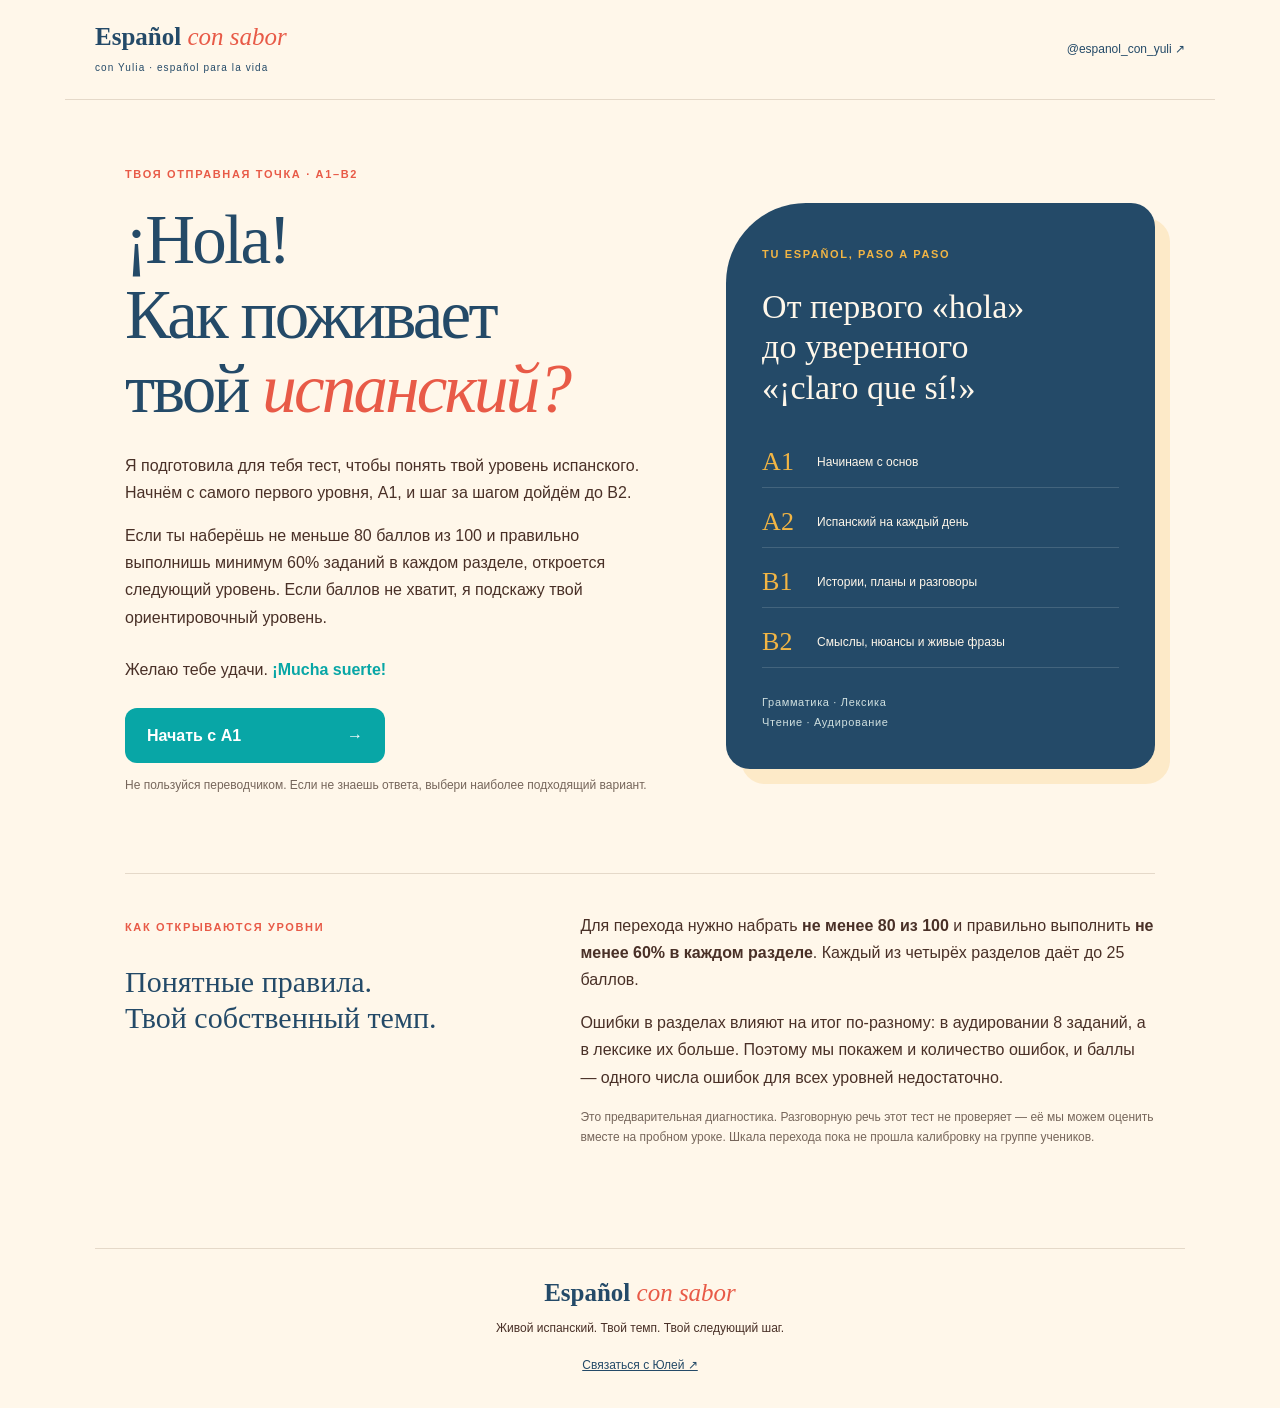
<file: index.html>
<!doctype html><html lang="ru"><head><meta charset="utf-8"><meta name="viewport" content="width=device-width,initial-scale=1"><meta name="description" content="Узнай свой ориентировочный уровень испанского от A1 до B2. Живые ситуации, аудио и личная обратная связь на пробном уроке."><title>Твой испанский · Español con sabor</title><link rel="stylesheet" href="./style.css?v=20261107-8"></head><body>
<header class="site-header"><a class="brand" href="./">Español <em>con sabor</em><span>con Yulia · español para la vida</span></a><a class="social" href="https://www.instagram.com/espanol_con_yuli/" target="_blank" rel="noopener noreferrer">@espanol_con_yuli ↗</a></header>
<main>
<section id="welcome" class="welcome"><div class="intro"><div class="eyebrow">Твоя отправная точка · A1–B2</div><h1>¡Hola!<br>Как поживает<br>твой <em>испанский?</em></h1><p>Я подготовила для тебя тест, чтобы понять твой уровень испанского. Начнём с самого первого уровня, A1, и шаг за шагом дойдём до B2.</p><p>Если ты наберёшь не меньше 80 баллов из 100 и правильно выполнишь минимум 60% заданий в каждом разделе, откроется следующий уровень. Если баллов не хватит, я подскажу твой ориентировочный уровень.</p><p class="luck">Желаю тебе удачи. <b>¡Mucha suerte!</b></p><button class="primary big" id="start">Начать с A1 <span>→</span></button><p class="small">Не пользуйся переводчиком. Если не знаешь ответа, выбери наиболее подходящий вариант.</p></div><aside class="passport"><span class="eyebrow">Tu español, paso a paso</span><h2>От первого «hola»<br>до уверенного<br>«¡claro que sí!»</h2><div class="route"><div><b>A1</b><span>Начинаем с основ</span></div><div><b>A2</b><span>Испанский на каждый день</span></div><div><b>B1</b><span>Истории, планы и разговоры</span></div><div><b>B2</b><span>Смыслы, нюансы и живые фразы</span></div></div><div class="passport-note">Грамматика · Лексика<br>Чтение · Аудирование</div></aside></section>
<section id="rules" class="rules"><div><span class="eyebrow">Как открываются уровни</span><h2>Понятные правила.<br>Твой собственный темп.</h2></div><div><p>Для перехода нужно набрать <b>не менее 80 из 100</b> и правильно выполнить <b>не менее 60% в каждом разделе</b>. Каждый из четырёх разделов даёт до 25 баллов.</p><p>Ошибки в разделах влияют на итог по-разному: в аудировании 8 заданий, а в лексике их больше. Поэтому мы покажем и количество ошибок, и баллы — одного числа ошибок для всех уровней недостаточно.</p><p class="small">Это предварительная диагностика. Разговорную речь этот тест не проверяет — её мы можем оценить вместе на пробном уроке. Шкала перехода пока не прошла калибровку на группе учеников.</p></div></section>
<section id="test-area" hidden><div class="test-heading"><div><span class="eyebrow">Tu siguiente paso</span><h2 id="level-title">Начнём с A1</h2></div><button class="text-button" id="restart">Начать заново</button></div><nav id="levels" class="levels" aria-label="Уровни теста"></nav><p class="small" id="path-note"></p><div id="result-strip" class="result-strip" hidden></div><div id="frames"></div></section>
</main><footer><div class="brand">Español <em>con sabor</em></div><p>Живой испанский. Твой темп. Твой следующий шаг.</p><a href="https://www.instagram.com/espanol_con_yuli/" target="_blank" rel="noopener noreferrer">Связаться с Юлей ↗</a></footer>
<dialog id="result-dialog" aria-labelledby="dialog-title"><div class="dialog-top"><span class="eyebrow" id="dialog-kicker"></span><button id="close-dialog" class="close" aria-label="Закрыть окно">×</button></div><h2 id="dialog-title"></h2><p id="dialog-copy"></p><div id="dialog-score"></div><p class="small" id="dialog-note"></p><div class="dialog-actions" id="dialog-actions"></div></dialog><script src="./app.js?v=20261107-8"></script></body></html>
</file>
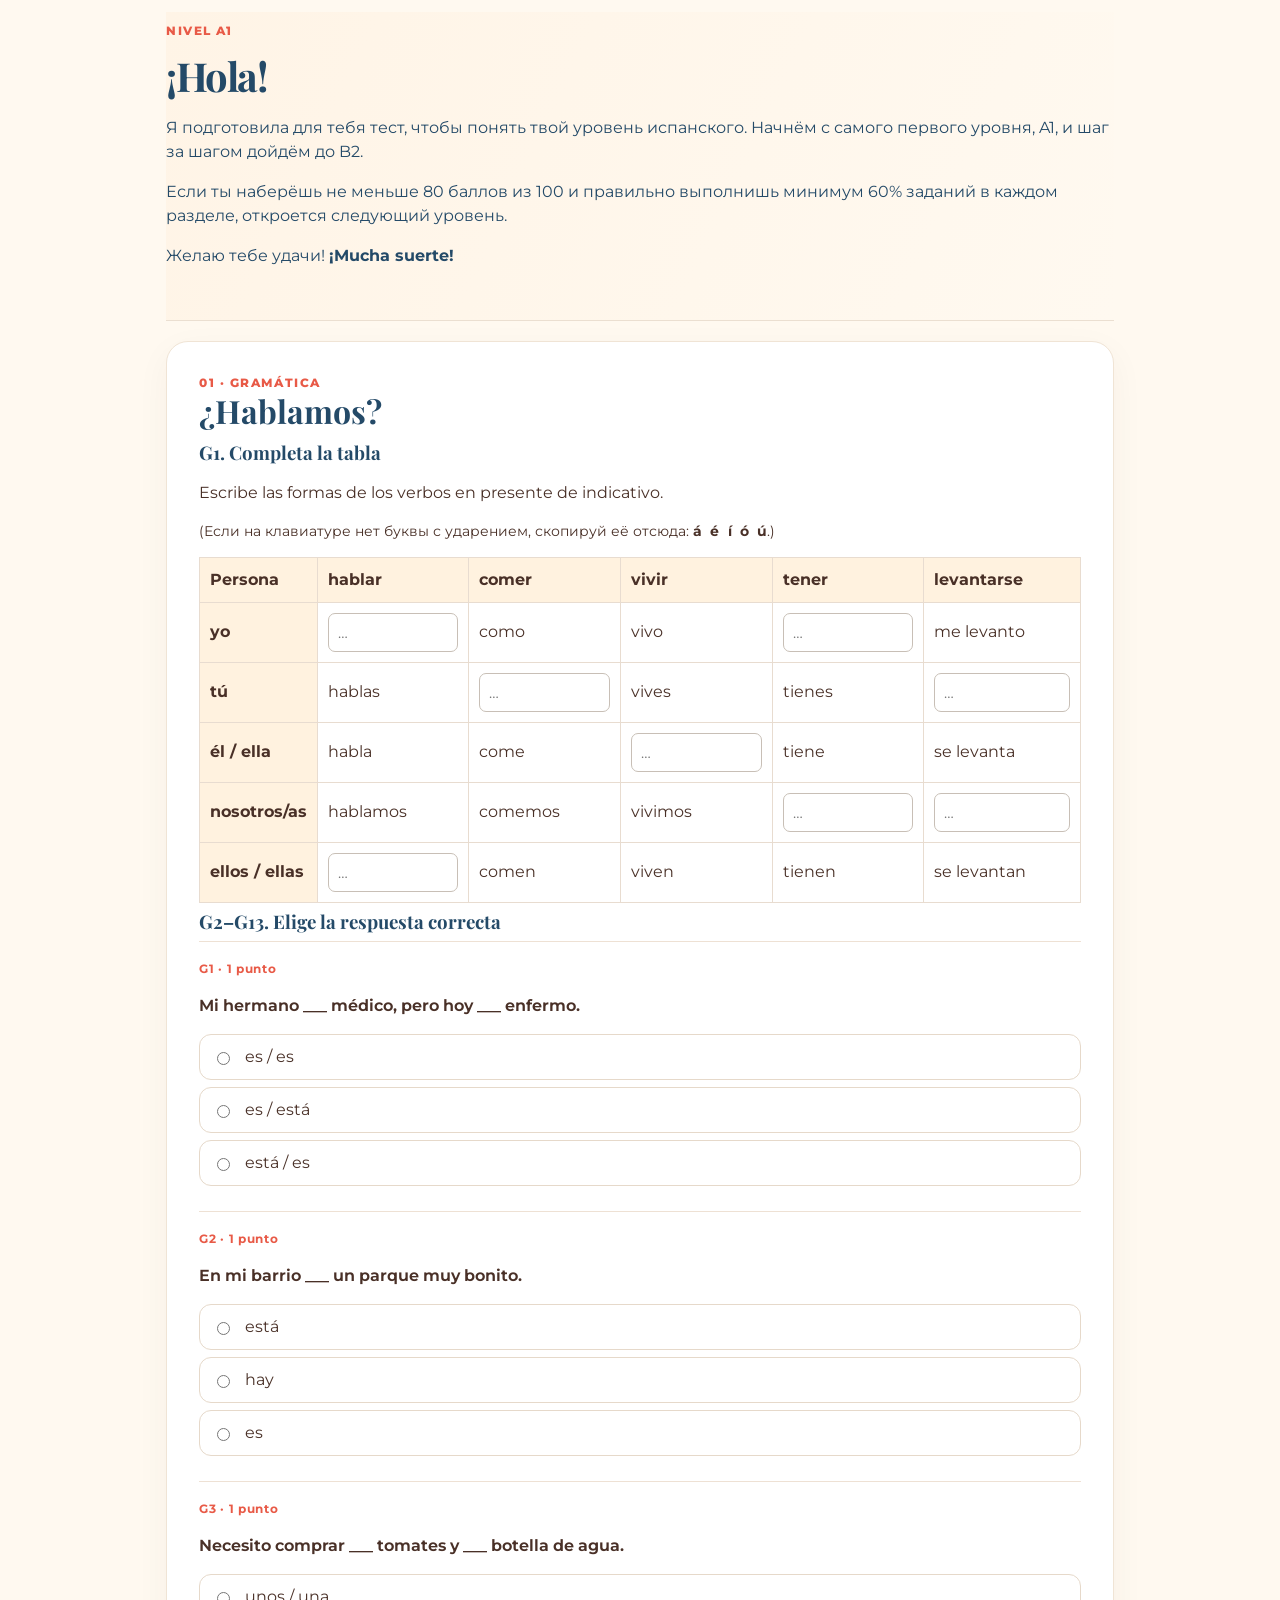
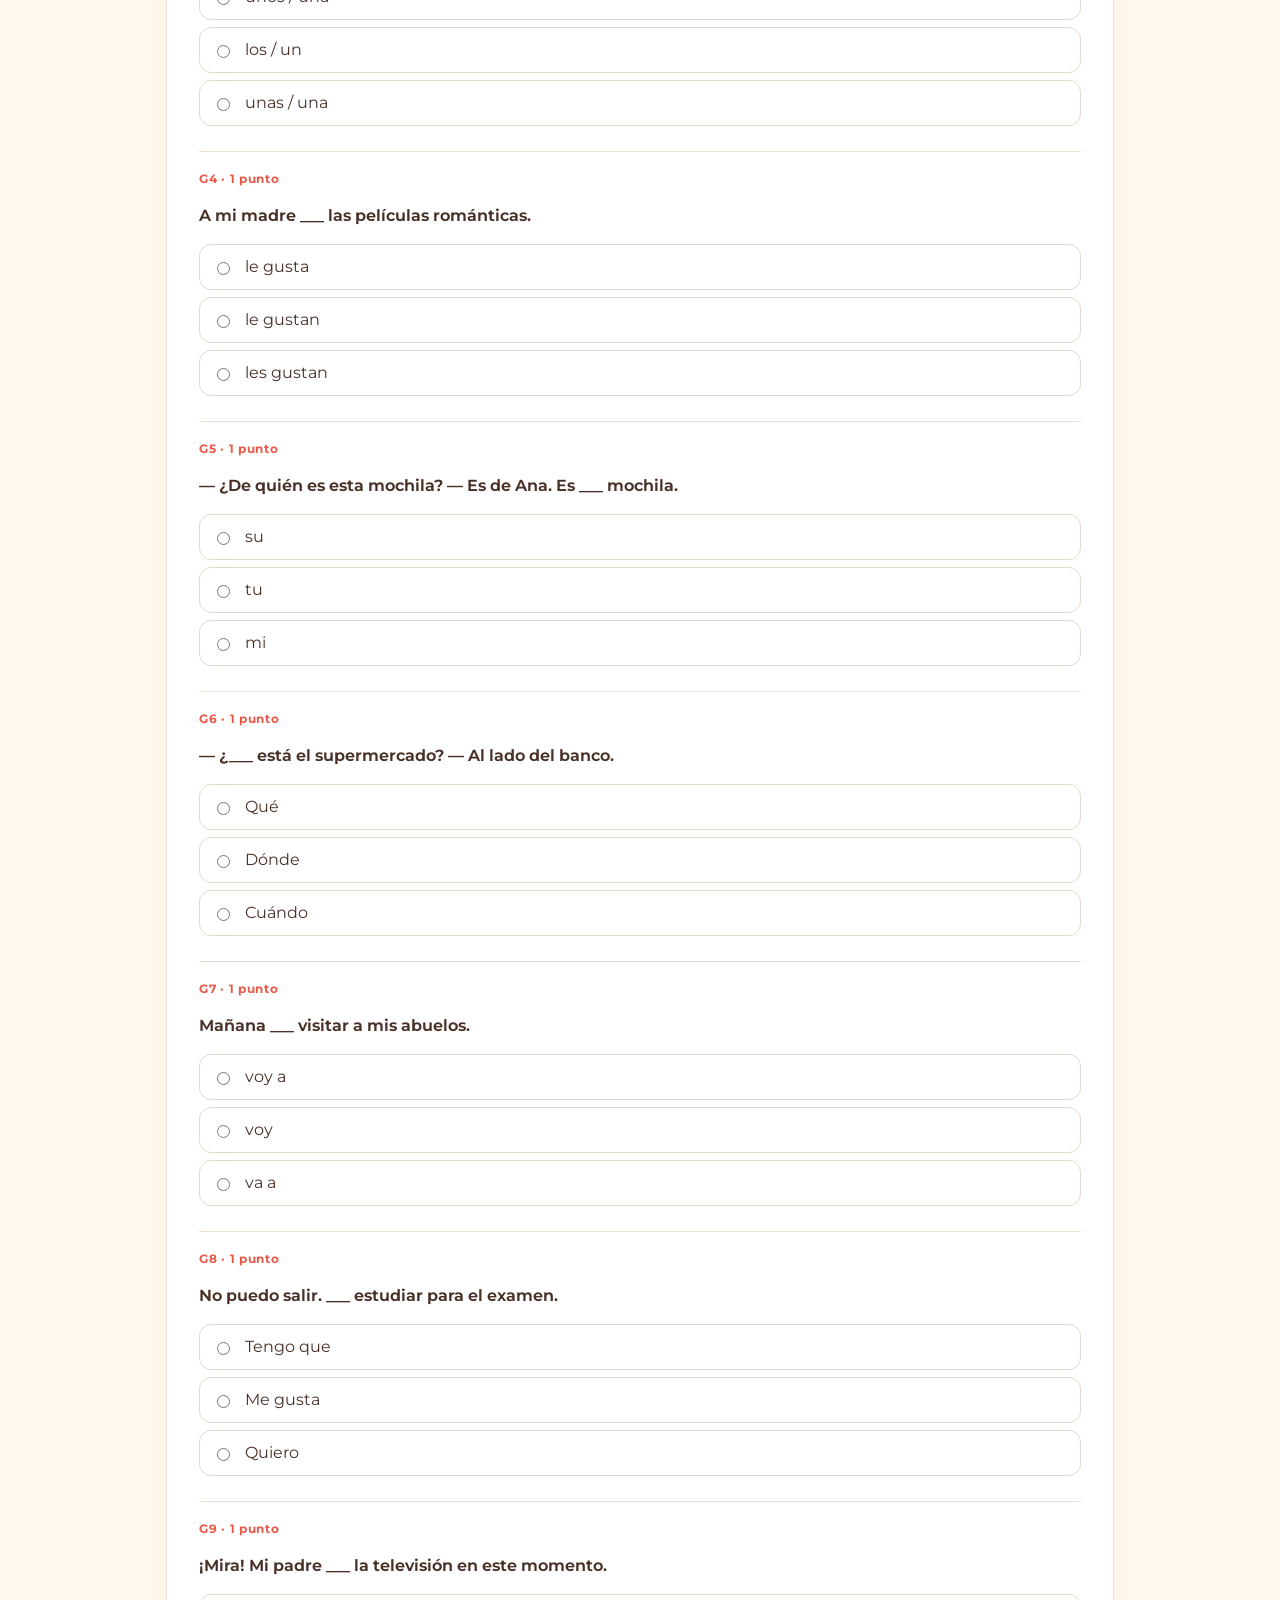
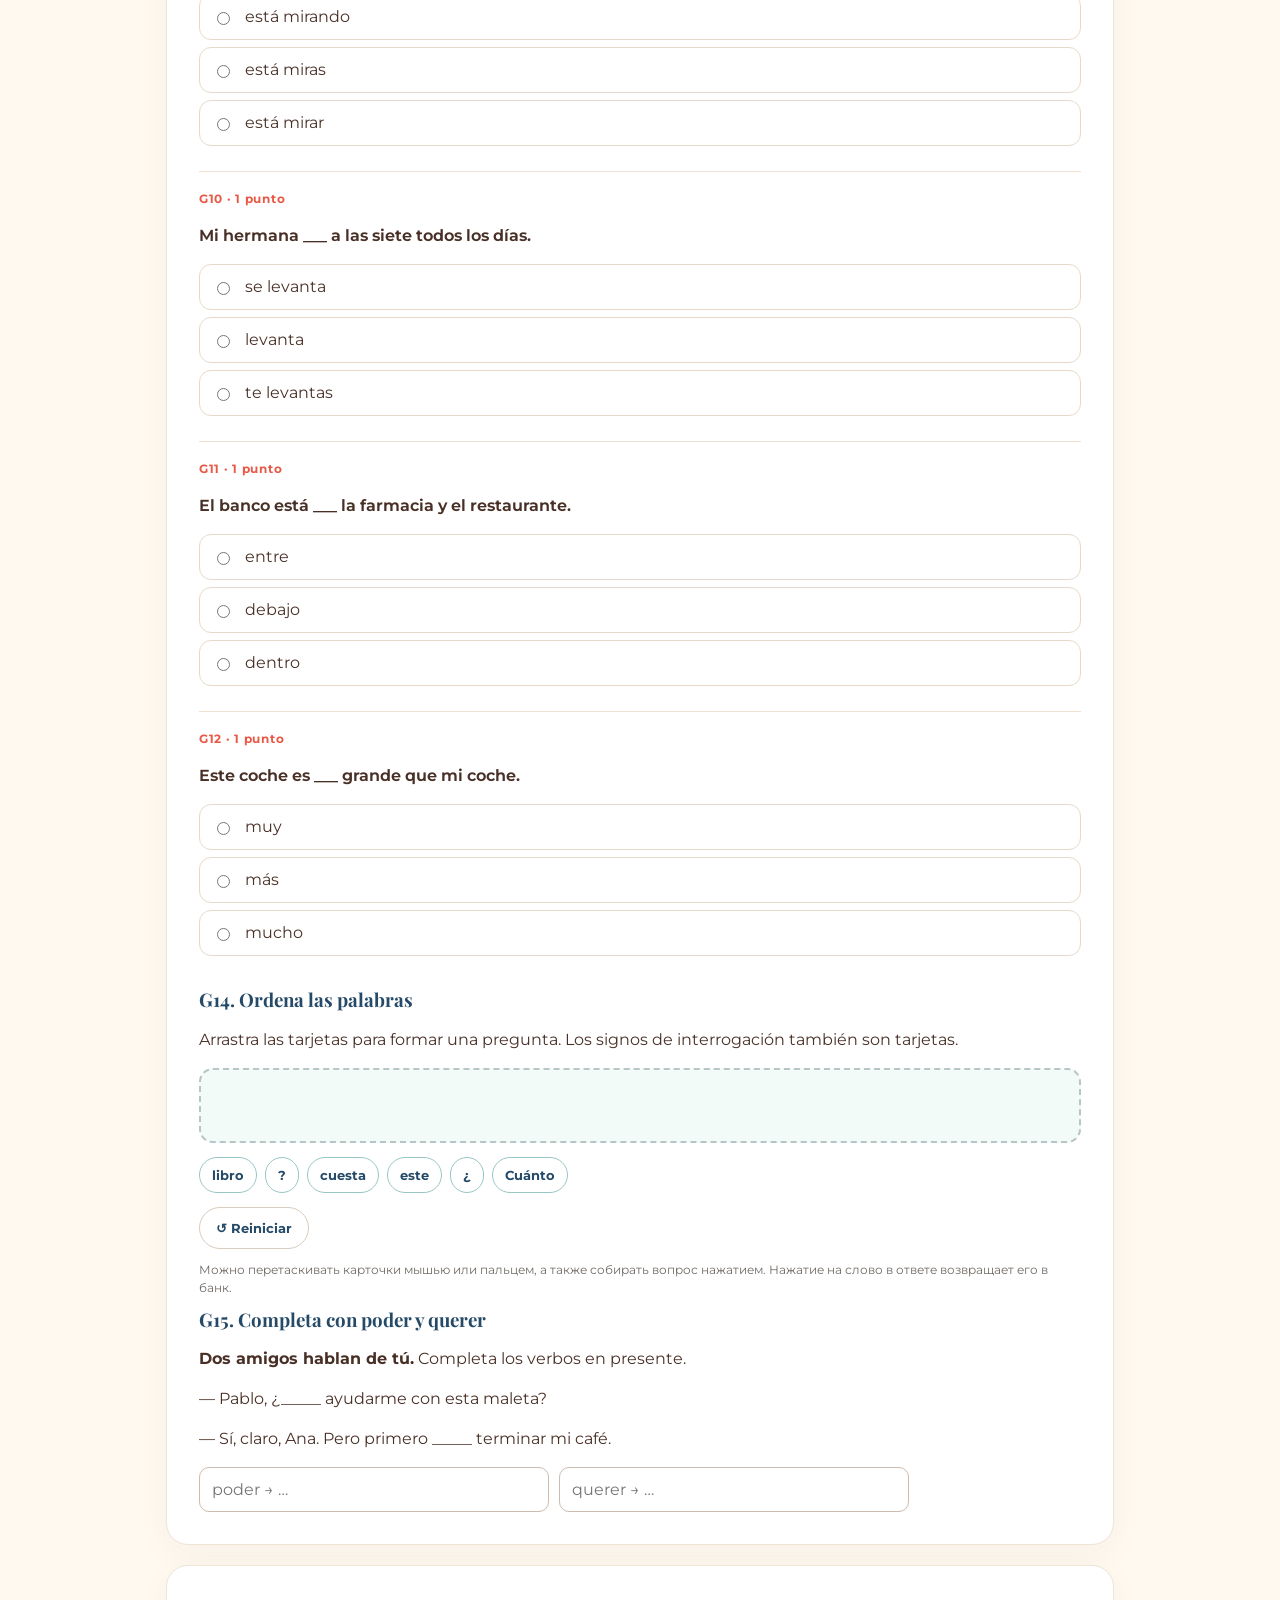
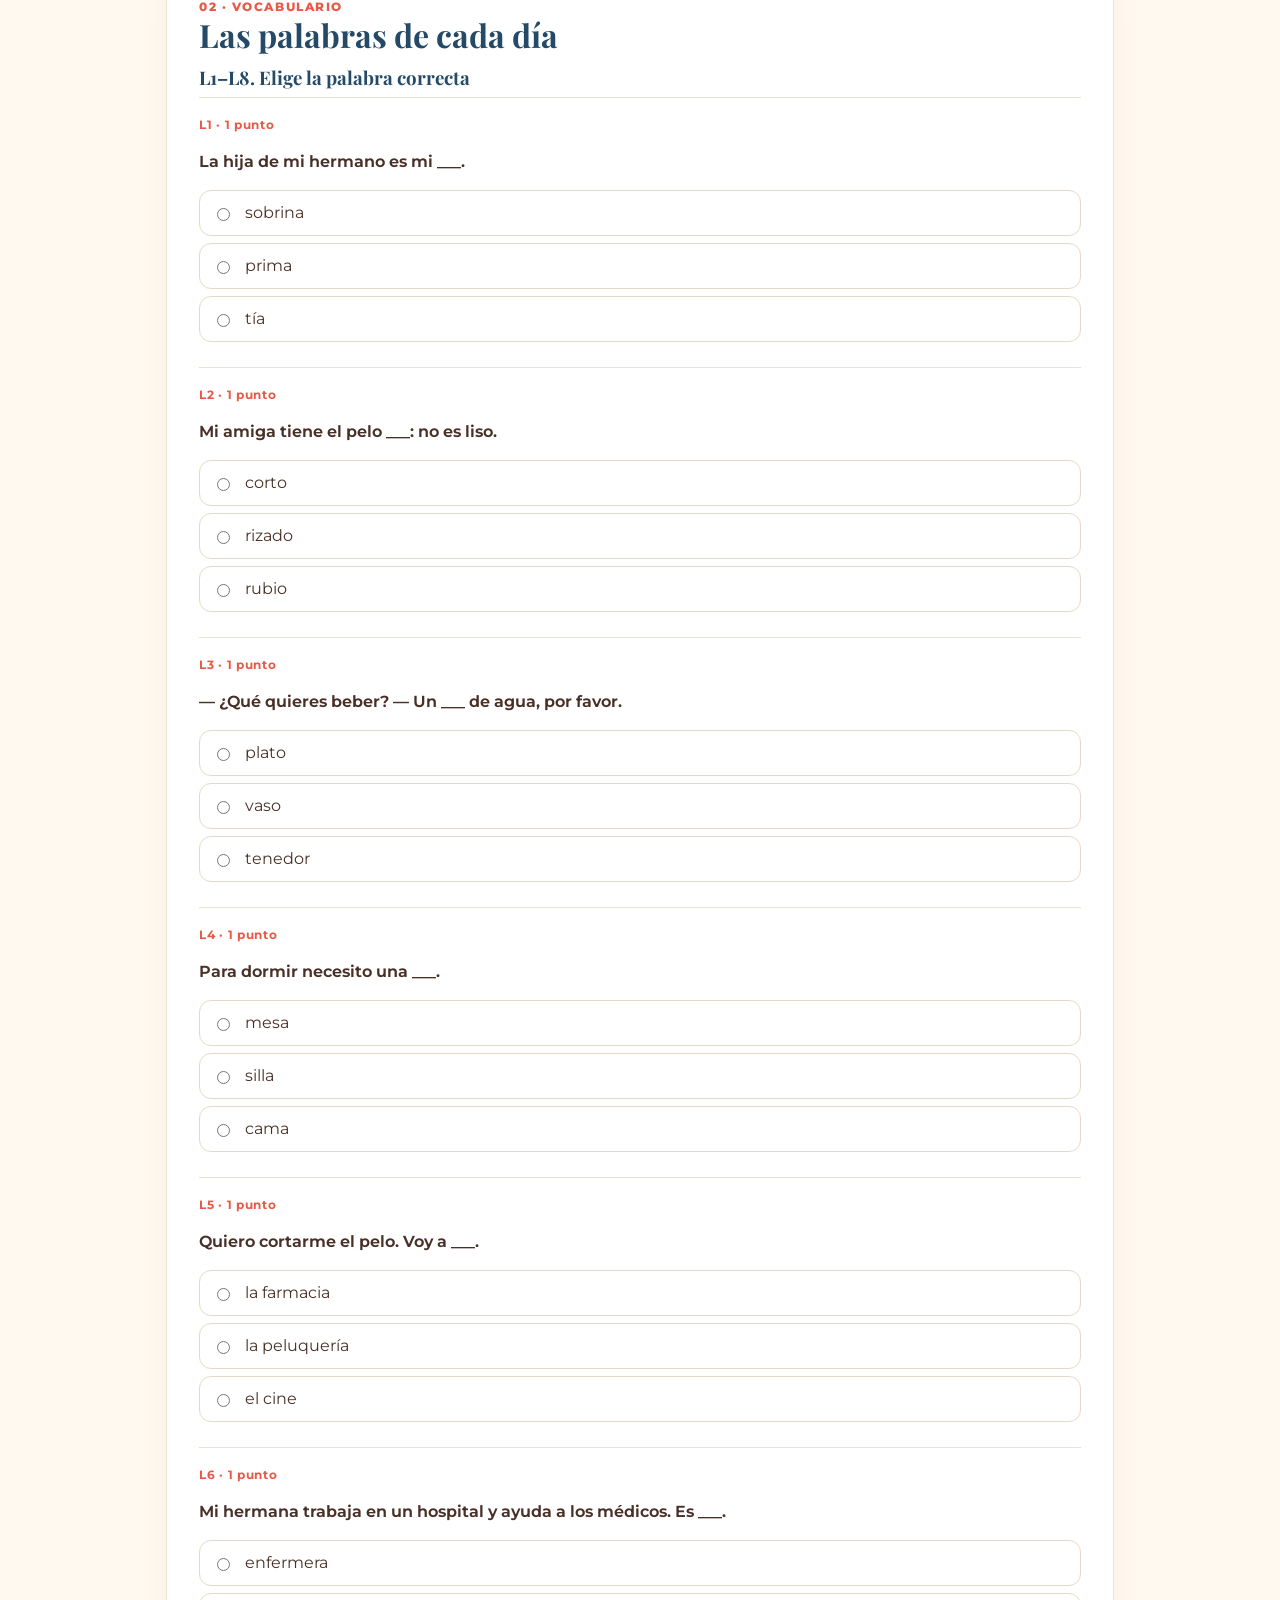
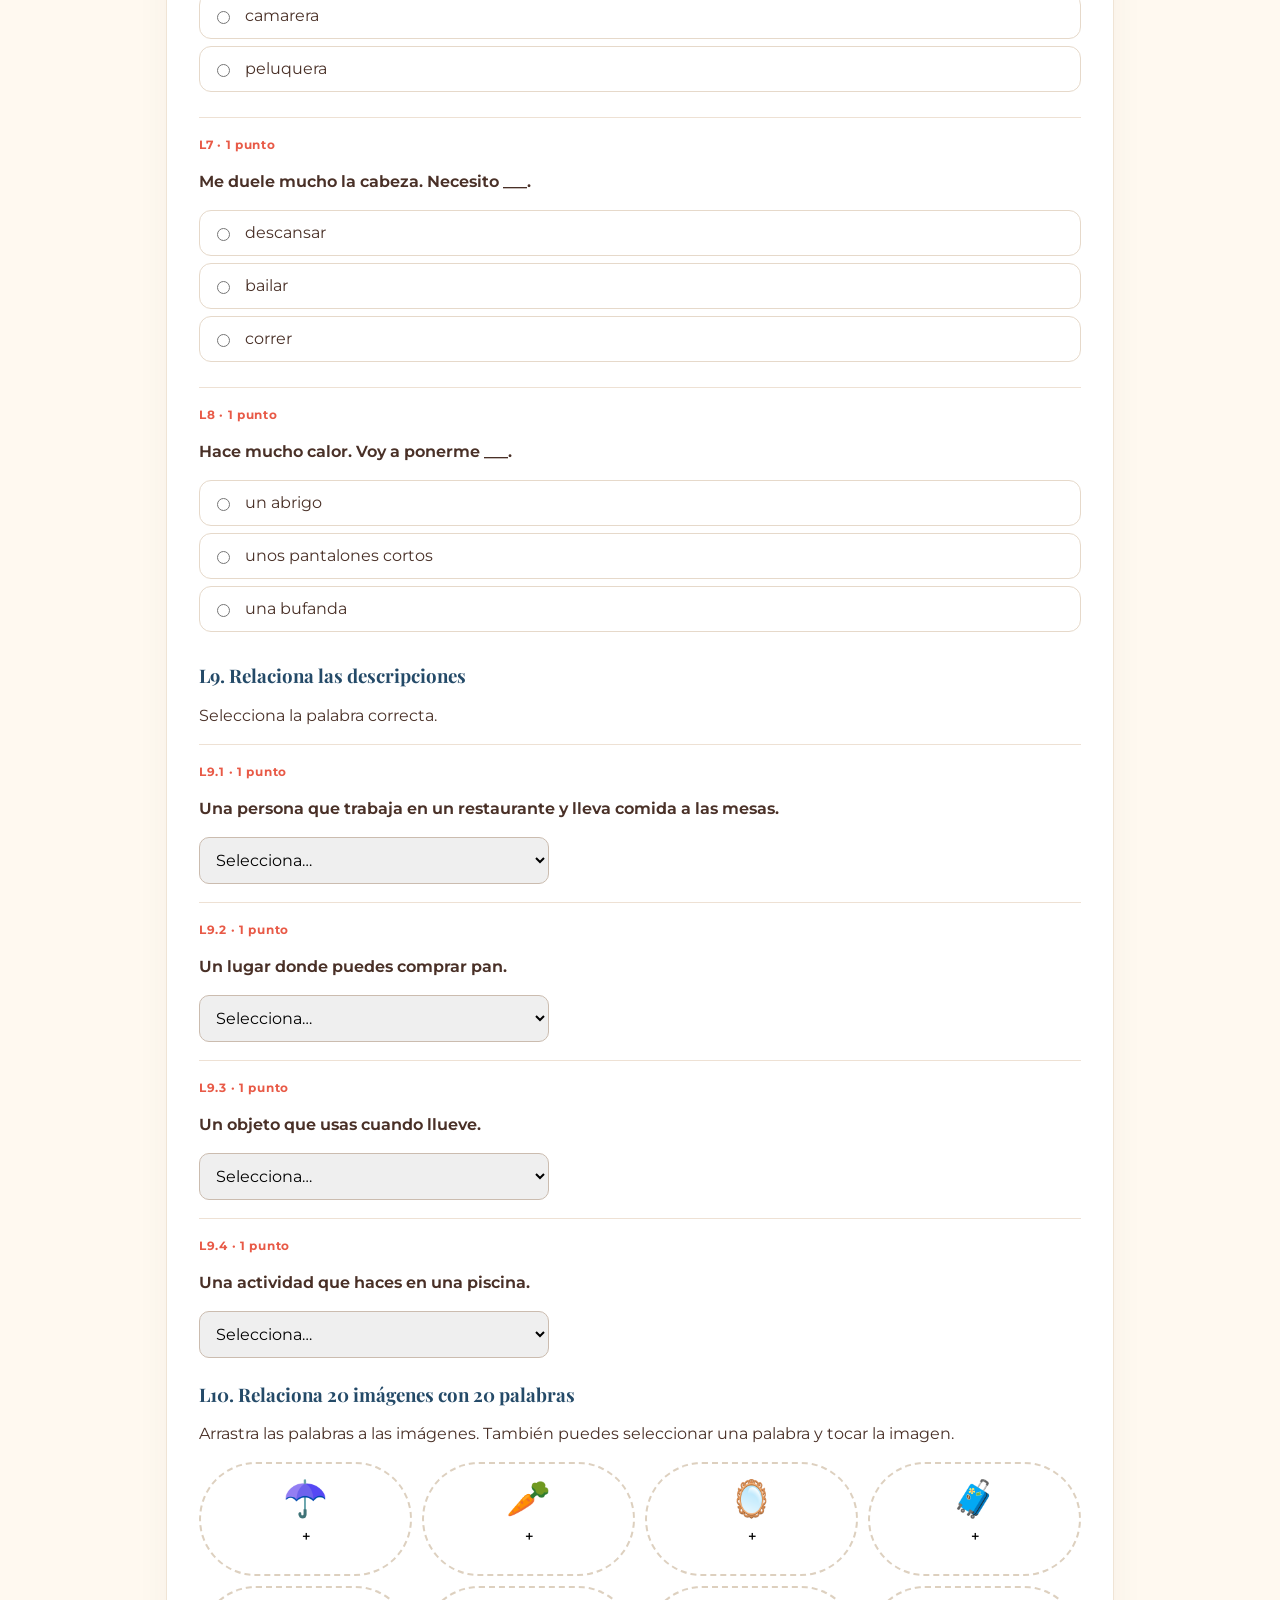
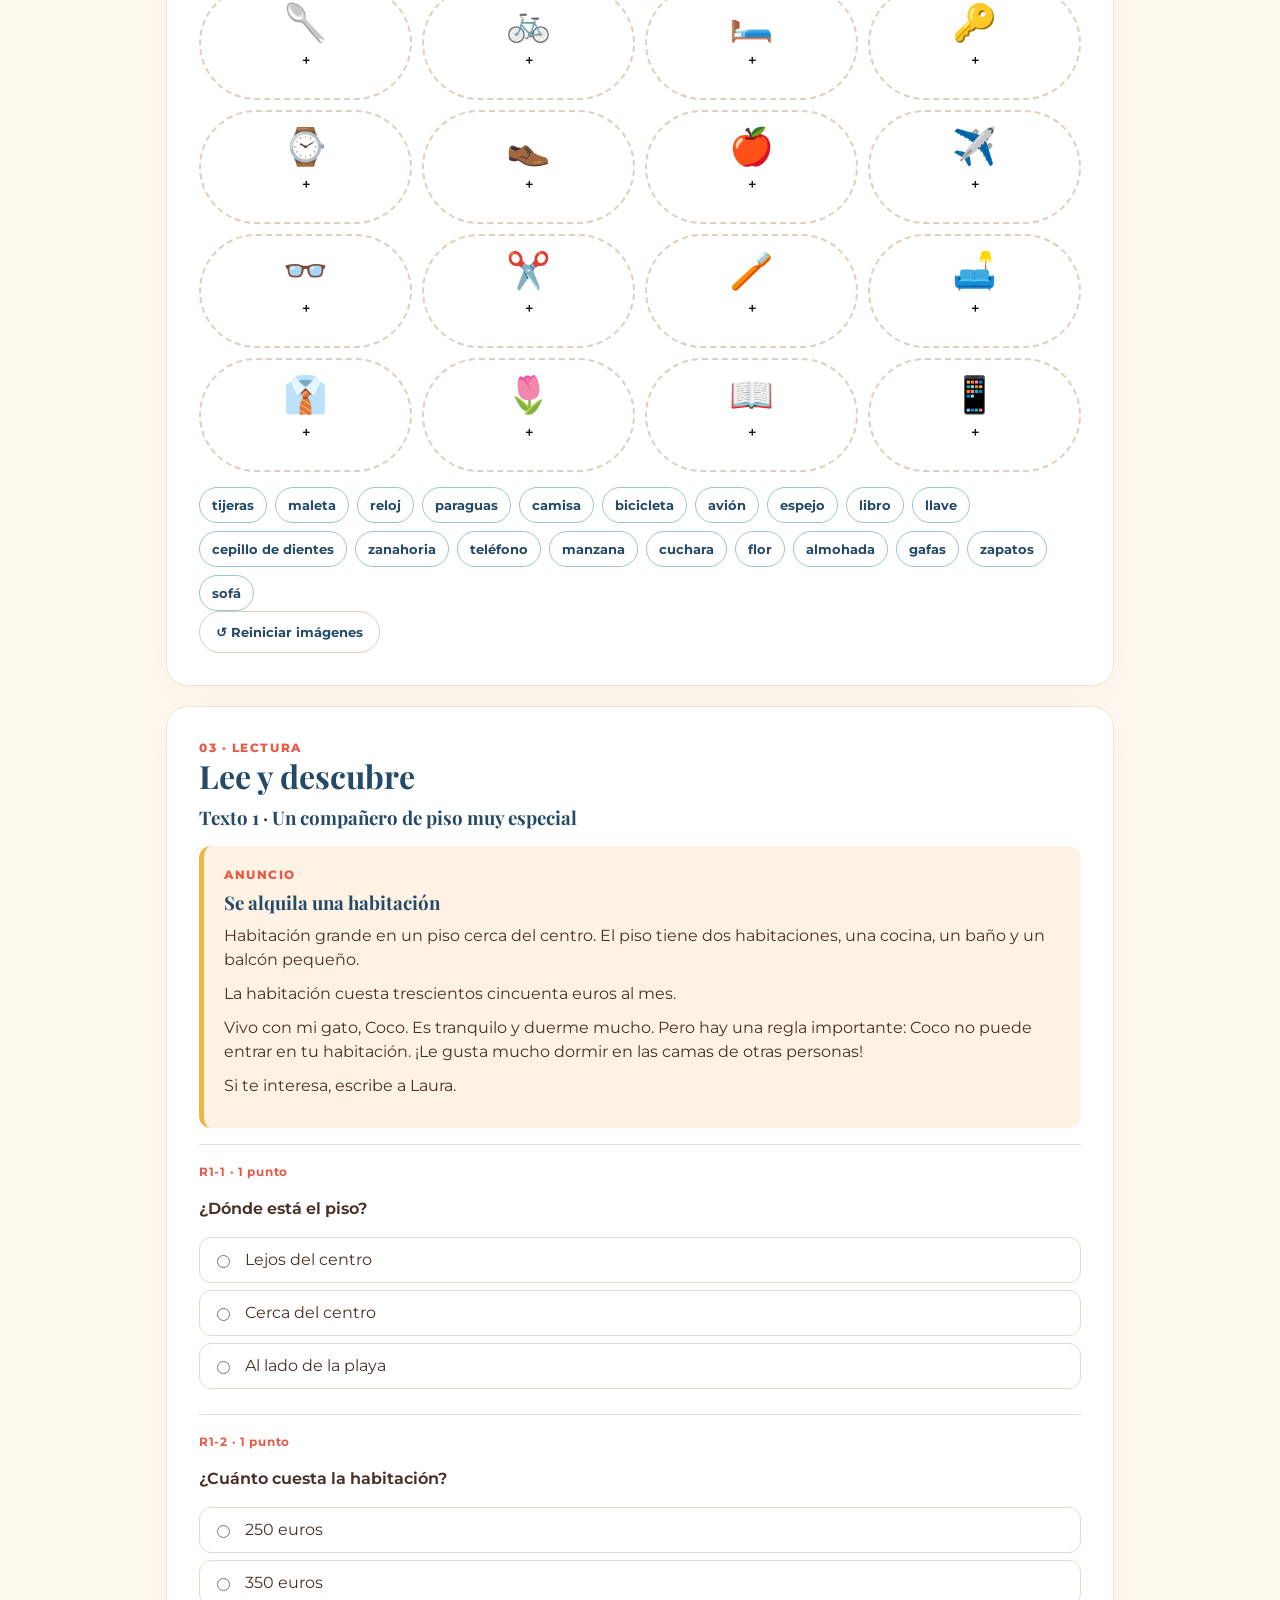
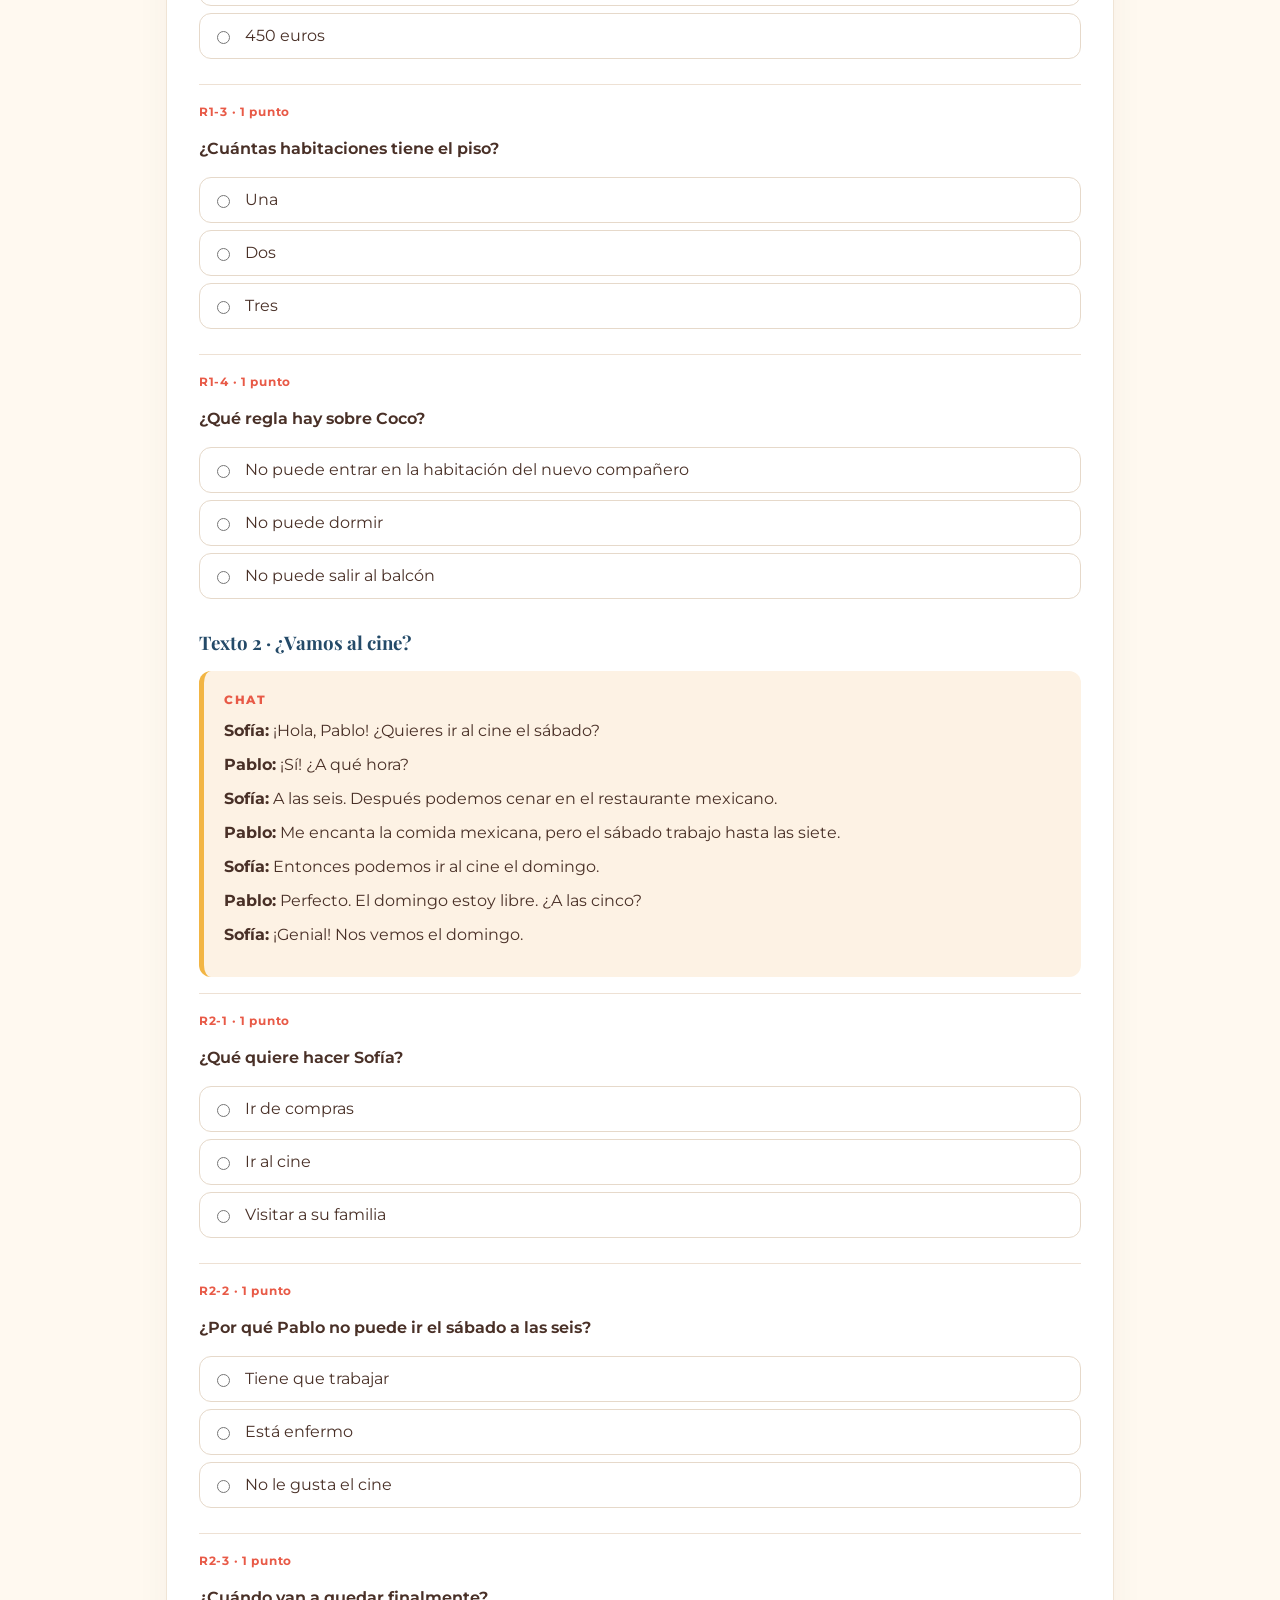
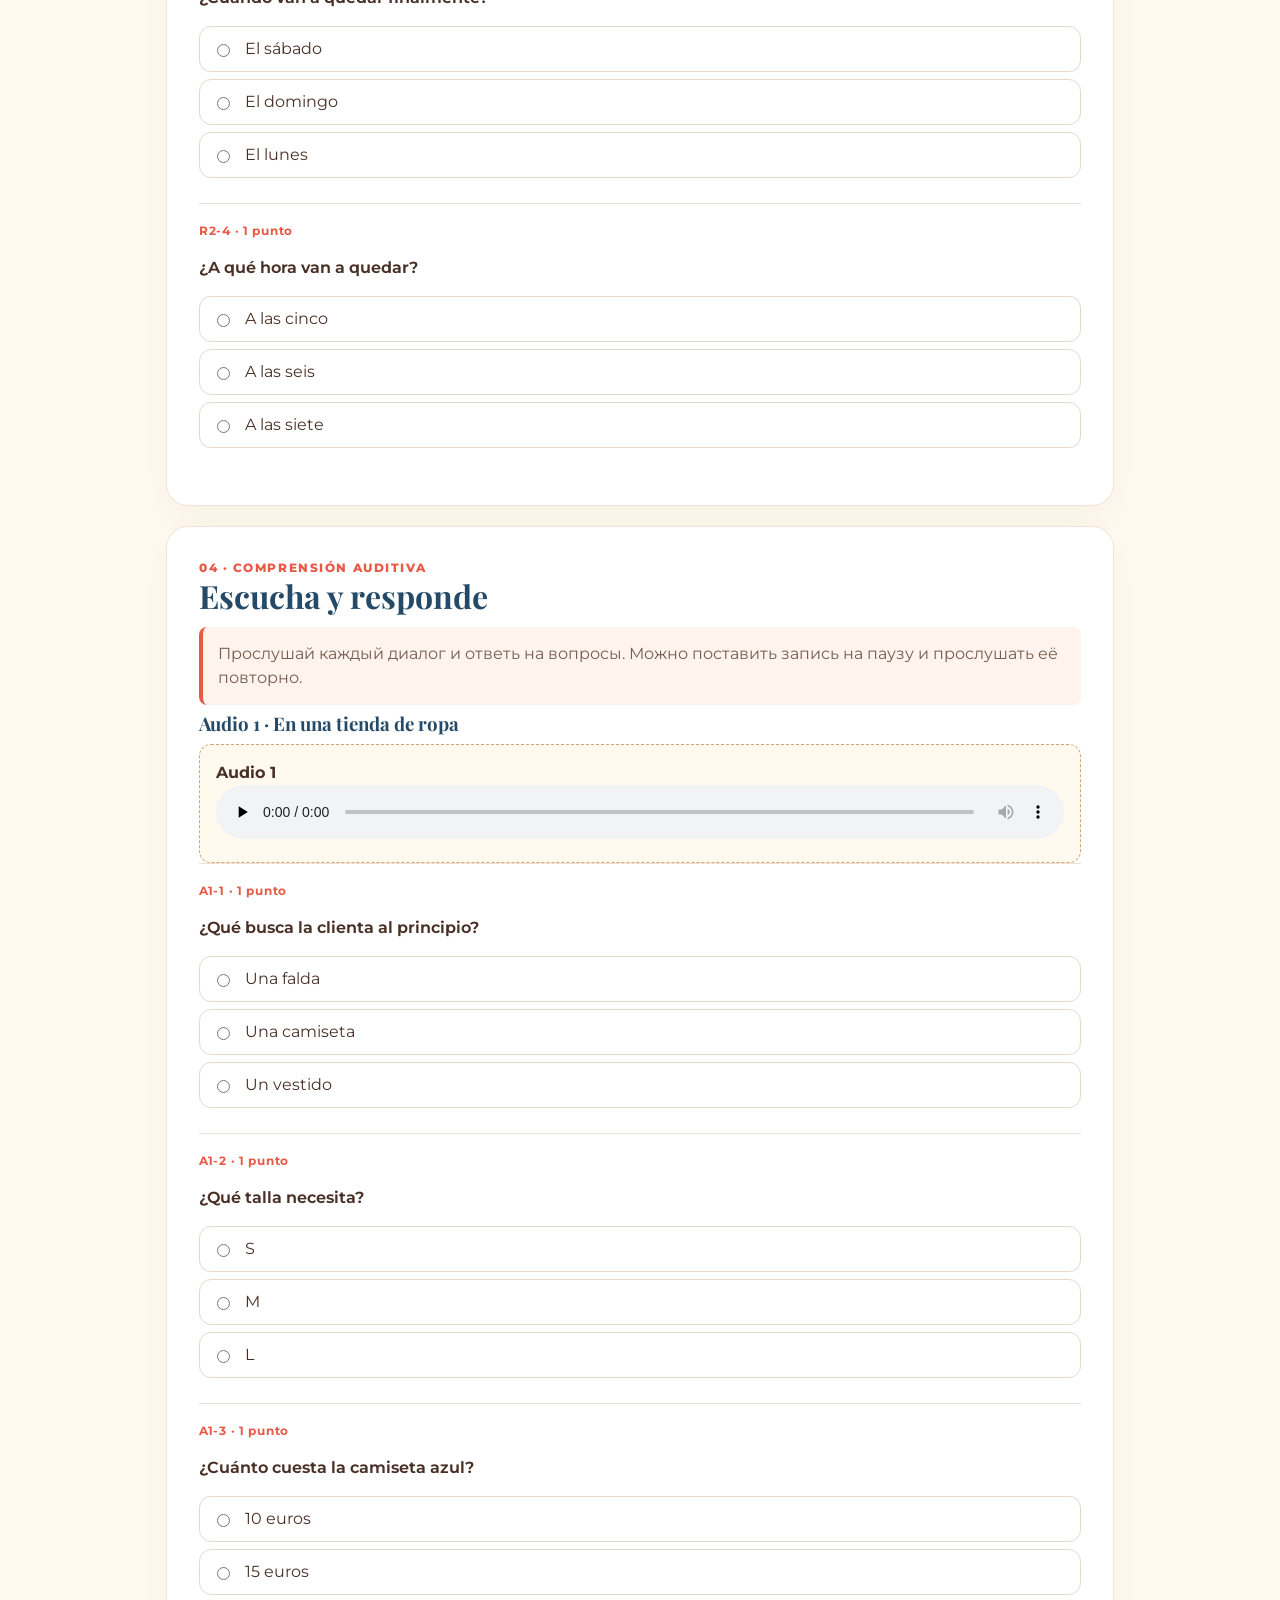
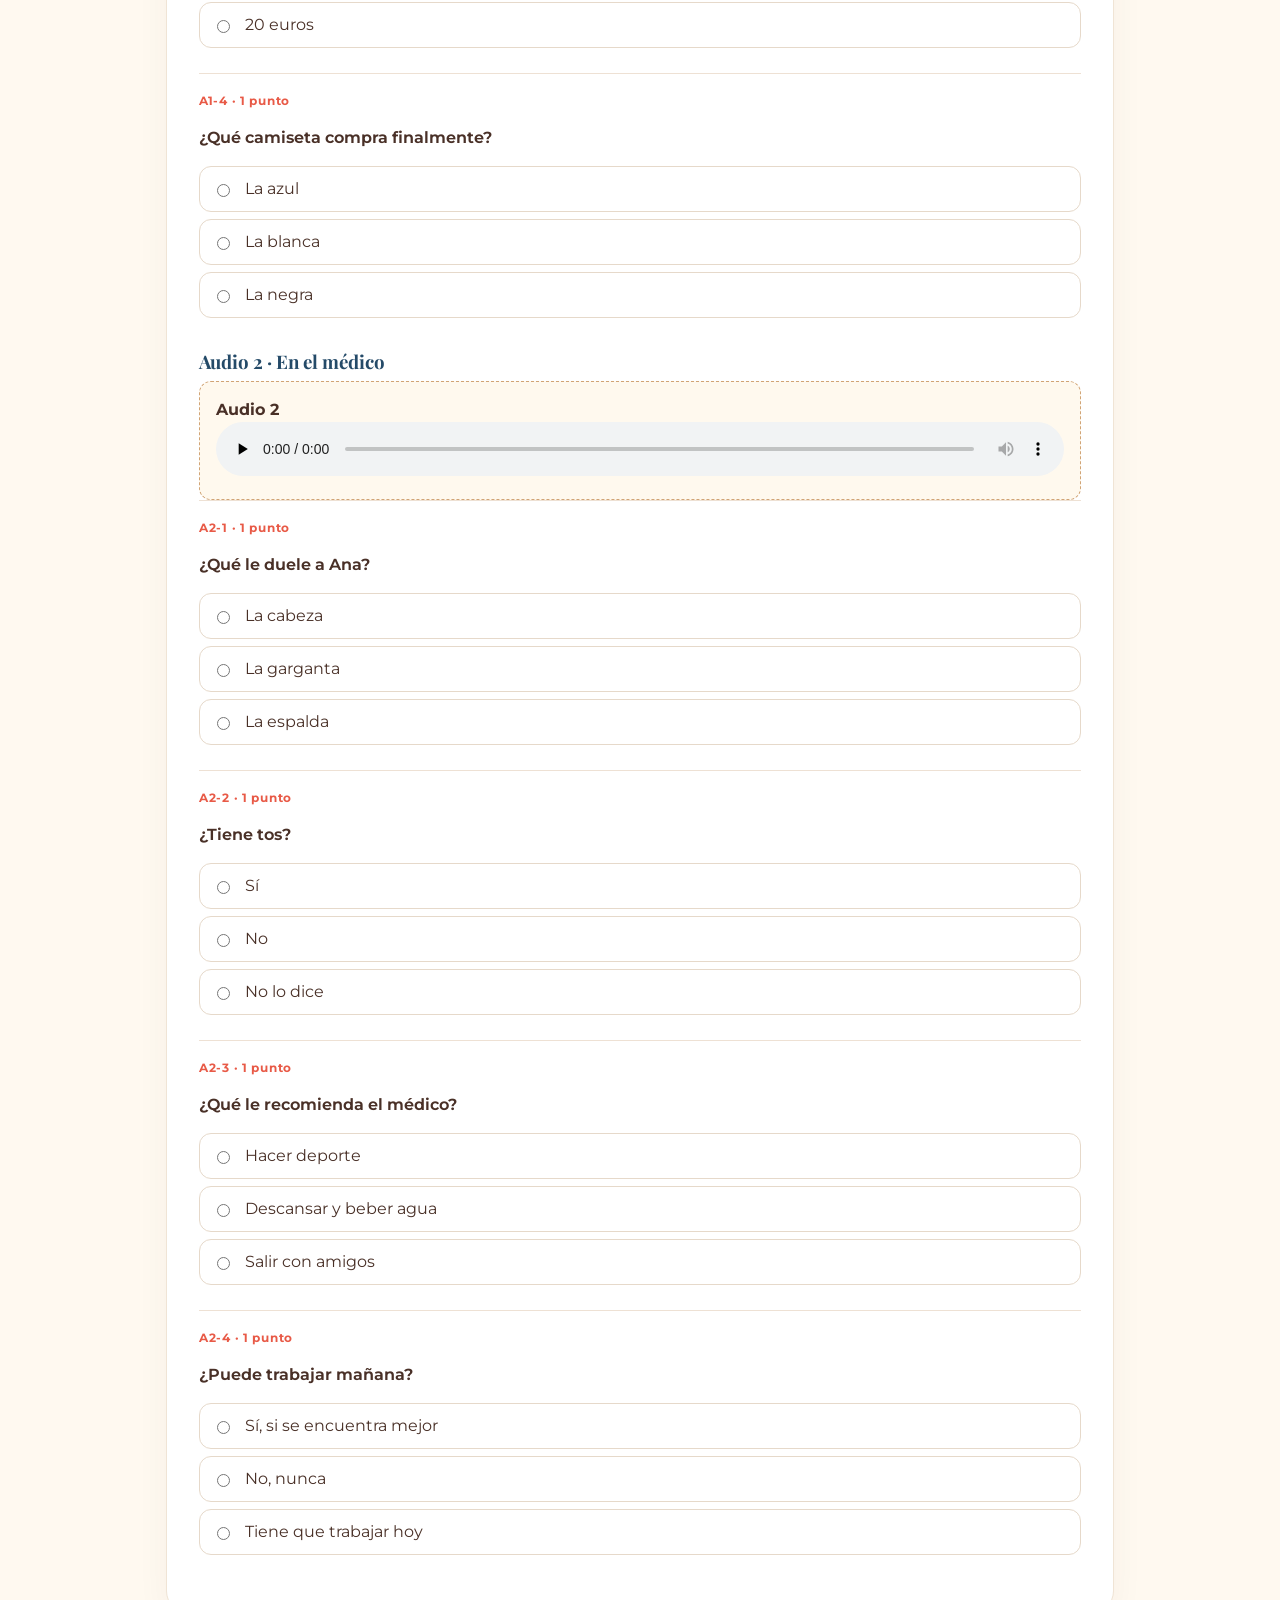
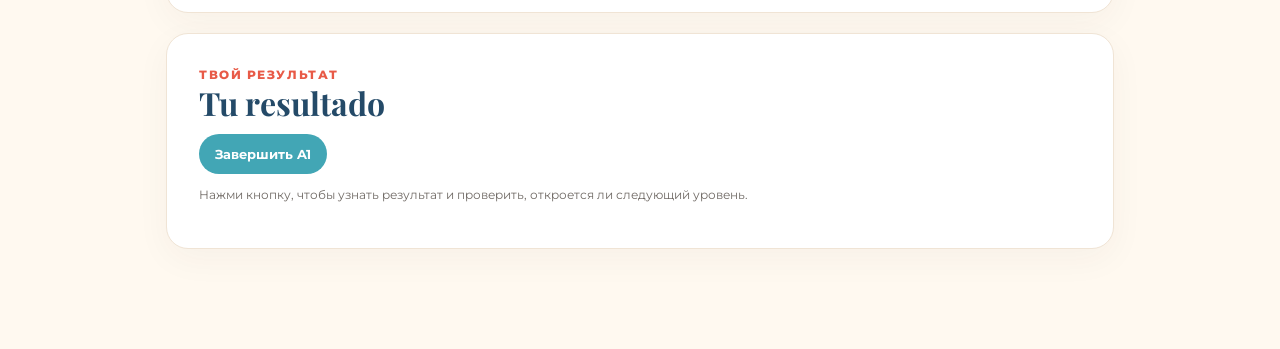
<file: a1.html>
<!doctype html><html lang="ru"><head><meta charset="utf-8"><meta name="viewport" content="width=device-width,initial-scale=1"><title>¿Qué tan bueno es tu español? — A1</title><style>
:root{--cream:#FFF7EA;--teal:#08A6A6;--mango:#F2B544;--coral:#E85A47;--blue:#244A68;--choc:#493027}*{box-sizing:border-box}body{margin:0;background:var(--cream);color:var(--choc);font:16px/1.5 Arial,sans-serif}main{max-width:900px;margin:auto;padding:24px 16px 80px}h1,h2,h3{font-family:Georgia,serif;line-height:1.2}h1{font-size:clamp(34px,7vw,60px);margin:12px 0}h2{font-size:32px;margin:0 0 12px}h3{margin:8px 0}header{padding:25px 0 36px}.kicker,.eyebrow{letter-spacing:.13em;text-transform:uppercase;color:var(--teal);font-size:12px;font-weight:800}.intro{font-size:19px;max-width:700px}.section{background:white;border:1px solid #eadfcf;border-radius:22px;padding:clamp(16px,4vw,32px);margin:20px 0;box-shadow:0 4px 18px #4930270a}.sub{color:#6b625e}.question{border-top:1px solid #eee3d8;padding:18px 0}.qhead{font-size:12px;font-weight:700;color:var(--teal);letter-spacing:.06em}.question p{font-weight:650}.choice{display:flex;gap:12px;align-items:center;padding:10px 12px;border:1px solid #e6d9ca;border-radius:12px;margin:7px 0;cursor:pointer}.choice:has(input:checked){background:#e2f5f2;border-color:var(--teal)}input[type=radio]{accent-color:var(--teal)}button{border:0;background:var(--teal);color:white;border-radius:12px;padding:12px 16px;font-weight:700;cursor:pointer}button.secondary{background:#fff;color:var(--blue);border:1px solid #d9ccc0}button:disabled{opacity:.45;cursor:default}.table-scroll{overflow-x:auto}table{border-collapse:collapse;width:100%;min-width:640px}th,td{border:1px solid #e8dcd0;padding:10px;text-align:left}th{background:#fff2df}td input{width:100%;min-width:80px;padding:9px;border:1px solid #c8bfb6;border-radius:7px;font-size:15px}.reading{background:#fdf2e4;border-left:5px solid var(--mango);padding:20px;border-radius:12px;margin:16px 0}.reading p{margin:10px 0}.word-zone{border:2px dashed #b7c5c6;background:#f3fbf9;min-height:75px;border-radius:14px;padding:12px;display:flex;flex-wrap:wrap;gap:8px;align-items:center}.word-bank{display:flex;gap:8px;flex-wrap:wrap;margin:14px 0}.chip{background:#fff;color:var(--blue);border:1px solid #98c6c5;padding:9px 12px;touch-action:manipulation;cursor:grab}.chip.active{background:var(--teal);color:#fff}.chip:focus-visible,.pic:focus-visible{outline:3px solid var(--mango)}.pics{display:grid;grid-template-columns:repeat(4,minmax(0,1fr));gap:10px}.pic{border:2px dashed #ddd0bf;border-radius:14px;min-height:114px;display:flex;align-items:center;flex-direction:column;justify-content:center;gap:8px;background:#fff;cursor:pointer;padding:7px}.pic .emoji{font-size:36px}.pic .assigned{font-size:12px;text-align:center;overflow-wrap:anywhere;min-height:34px}.pic.has{border-color:var(--teal);background:#f0faf7}.pics-bank{display:flex;flex-wrap:wrap;gap:8px;margin-top:15px}.mini{font-size:12px;color:#706a65}.field{padding:12px;border:1px solid #cbbcaf;border-radius:10px;font-size:16px;width:100%;max-width:350px}.fields{display:flex;gap:10px;flex-wrap:wrap}.feedback{padding:12px 16px;border-radius:12px;background:#eaf6f4;margin-top:12px}.audio-placeholder{padding:16px;border:1px dashed #d1a475;background:#fff9ee;border-radius:12px}.audio-placeholder strong{display:block}.dev{margin-top:10px}.dev summary{cursor:pointer;color:#786b62}.dev pre{white-space:pre-wrap;font:14px/1.7 Arial,sans-serif}.result{font-size:19px;font-weight:700}.note{padding:15px;border-left:4px solid var(--coral);background:#fff3ed;border-radius:8px}.scoreline{display:flex;justify-content:space-between;padding:7px 0;border-bottom:1px solid #eee}@media(max-width:600px){.pics{grid-template-columns:repeat(3,minmax(0,1fr))}.pic .emoji{font-size:30px}.pic{min-height:100px}.section{border-radius:16px}}
</style><style>
@import url('https://fonts.googleapis.com/css2?family=Montserrat:wght@400;500;600;700;800&family=Playfair+Display:wght@400;500;600;700&display=swap');
:root{--cream:#FFF4E6;--teal:#42A6B5;--tur:#42A6B5;--mango:#F2B544;--coral:#E85A47;--blue:#244A68;--choc:#493027;--ink:#493027}
html,body{background:#FFF9F0!important;color:#493027!important;font-family:Montserrat,Arial,sans-serif!important}h1,h2,h3{font-family:'Playfair Display',Georgia,serif!important;color:#244A68}h1{letter-spacing:-.035em}main,.wrap{max-width:980px!important}header{background:linear-gradient(115deg,#FFF4E6,#FFF9F0)!important;color:#244A68!important;border-bottom:1px solid #ebdfd1}header h1{color:#244A68!important}.section,.page,.intro,.card{border-radius:22px!important;box-shadow:0 10px 35px #4930270b!important;border-color:#f0e4d5!important}.choice,select,input,button{font-family:Montserrat,Arial,sans-serif!important}button,.btn{border-radius:100px!important}button:focus-visible,input:focus-visible,select:focus-visible{outline:3px solid #42A6B5!important;outline-offset:2px}.kicker,.eyebrow,.qhead{color:#E85A47!important}.question{border-color:#eee1d4!important} .score,.result{color:#E85A47!important} .nav{background:#fff9f0!important} .nav button.active{background:#244A68!important;color:#fff!important} .note{color:#725e53}
</style><style>body{overflow-x:hidden}audio{width:100%;max-width:100%}main{padding-top:12px}h1{font-size:clamp(27px,5vw,40px)}header{padding-top:10px}#results{display:none}</style><style>/* Assigned answers must stay readable on all devices. */.pic,.pic .assigned,.pic .assigned *,.pic select,.pic select option,.scene.has .dropbutton,.dropbutton,.word-zone .chip{color:#000!important;-webkit-text-fill-color:#000!important}.nav{scroll-margin-top:12px}.bottom{position:relative;z-index:2}</style><style>.accent-hint{font-size:.9rem}.accent-hint strong{white-space:nowrap;word-spacing:.3em;user-select:text;-webkit-user-select:text}</style></head><body><main><header><div class="kicker">Nivel A1</div><h1>¡Hola!</h1><p>Я подготовила для тебя тест, чтобы понять твой уровень испанского. Начнём с самого первого уровня, A1, и шаг за шагом дойдём до B2.</p><p>Если ты наберёшь не меньше 80 баллов из 100 и правильно выполнишь минимум 60% заданий в каждом разделе, откроется следующий уровень.</p><p>Желаю тебе удачи! <b>¡Mucha suerte!</b></p></header>
<section class="section" id="grammar"><div class="kicker">01 · Gramática</div><h2>¿Hablamos?</h2><h3>G1. Completa la tabla</h3><p>Escribe las formas de los verbos en presente de indicativo.</p><p class="accent-hint">(Если на клавиатуре нет буквы с ударением, скопируй её отсюда: <strong>á é í ó ú</strong>.)</p><div class="table-scroll"><table><thead><tr><th>Persona</th><th>hablar</th><th>comer</th><th>vivir</th><th>tener</th><th>levantarse</th></tr></thead><tbody><tr><th>yo</th><td><input class="conj" aria-label="yo hablar" data-answer="hablo" placeholder="…" autocomplete="off"></td><td>como</td><td>vivo</td><td><input class="conj" aria-label="yo tener" data-answer="tengo" placeholder="…" autocomplete="off"></td><td>me levanto</td></tr><tr><th>tú</th><td>hablas</td><td><input class="conj" aria-label="tú comer" data-answer="comes" placeholder="…" autocomplete="off"></td><td>vives</td><td>tienes</td><td><input class="conj" aria-label="tú levantarse" data-answer="te levantas" placeholder="…" autocomplete="off"></td></tr><tr><th>él / ella</th><td>habla</td><td>come</td><td><input class="conj" aria-label="él / ella vivir" data-answer="vive" placeholder="…" autocomplete="off"></td><td>tiene</td><td>se levanta</td></tr><tr><th>nosotros/as</th><td>hablamos</td><td>comemos</td><td>vivimos</td><td><input class="conj" aria-label="nosotros/as tener" data-answer="tenemos" placeholder="…" autocomplete="off"></td><td><input class="conj" aria-label="nosotros/as levantarse" data-answer="nos levantamos" placeholder="…" autocomplete="off"></td></tr><tr><th>ellos / ellas</th><td><input class="conj" aria-label="ellos / ellas hablar" data-answer="hablan" placeholder="…" autocomplete="off"></td><td>comen</td><td>viven</td><td>tienen</td><td>se levantan</td></tr></tbody></table></div><h3>G2–G13. Elige la respuesta correcta</h3><div class="question" data-answer="1" data-group="G"><div class="qhead">G1 · 1 punto</div><p>Mi hermano ___ médico, pero hoy ___ enfermo.</p><label class="choice"><input type="radio" name="G1" value="0"><span>es / es</span></label><label class="choice"><input type="radio" name="G1" value="1"><span>es / está</span></label><label class="choice"><input type="radio" name="G1" value="2"><span>está / es</span></label></div><div class="question" data-answer="1" data-group="G"><div class="qhead">G2 · 1 punto</div><p>En mi barrio ___ un parque muy bonito.</p><label class="choice"><input type="radio" name="G2" value="0"><span>está</span></label><label class="choice"><input type="radio" name="G2" value="1"><span>hay</span></label><label class="choice"><input type="radio" name="G2" value="2"><span>es</span></label></div><div class="question" data-answer="0" data-group="G"><div class="qhead">G3 · 1 punto</div><p>Necesito comprar ___ tomates y ___ botella de agua.</p><label class="choice"><input type="radio" name="G3" value="0"><span>unos / una</span></label><label class="choice"><input type="radio" name="G3" value="1"><span>los / un</span></label><label class="choice"><input type="radio" name="G3" value="2"><span>unas / una</span></label></div><div class="question" data-answer="1" data-group="G"><div class="qhead">G4 · 1 punto</div><p>A mi madre ___ las películas románticas.</p><label class="choice"><input type="radio" name="G4" value="0"><span>le gusta</span></label><label class="choice"><input type="radio" name="G4" value="1"><span>le gustan</span></label><label class="choice"><input type="radio" name="G4" value="2"><span>les gustan</span></label></div><div class="question" data-answer="0" data-group="G"><div class="qhead">G5 · 1 punto</div><p>— ¿De quién es esta mochila? — Es de Ana. Es ___ mochila.</p><label class="choice"><input type="radio" name="G5" value="0"><span>su</span></label><label class="choice"><input type="radio" name="G5" value="1"><span>tu</span></label><label class="choice"><input type="radio" name="G5" value="2"><span>mi</span></label></div><div class="question" data-answer="1" data-group="G"><div class="qhead">G6 · 1 punto</div><p>— ¿___ está el supermercado? — Al lado del banco.</p><label class="choice"><input type="radio" name="G6" value="0"><span>Qué</span></label><label class="choice"><input type="radio" name="G6" value="1"><span>Dónde</span></label><label class="choice"><input type="radio" name="G6" value="2"><span>Cuándo</span></label></div><div class="question" data-answer="0" data-group="G"><div class="qhead">G7 · 1 punto</div><p>Mañana ___ visitar a mis abuelos.</p><label class="choice"><input type="radio" name="G7" value="0"><span>voy a</span></label><label class="choice"><input type="radio" name="G7" value="1"><span>voy</span></label><label class="choice"><input type="radio" name="G7" value="2"><span>va a</span></label></div><div class="question" data-answer="0" data-group="G"><div class="qhead">G8 · 1 punto</div><p>No puedo salir. ___ estudiar para el examen.</p><label class="choice"><input type="radio" name="G8" value="0"><span>Tengo que</span></label><label class="choice"><input type="radio" name="G8" value="1"><span>Me gusta</span></label><label class="choice"><input type="radio" name="G8" value="2"><span>Quiero</span></label></div><div class="question" data-answer="0" data-group="G"><div class="qhead">G9 · 1 punto</div><p>¡Mira! Mi padre ___ la televisión en este momento.</p><label class="choice"><input type="radio" name="G9" value="0"><span>está mirando</span></label><label class="choice"><input type="radio" name="G9" value="1"><span>está miras</span></label><label class="choice"><input type="radio" name="G9" value="2"><span>está mirar</span></label></div><div class="question" data-answer="0" data-group="G"><div class="qhead">G10 · 1 punto</div><p>Mi hermana ___ a las siete todos los días.</p><label class="choice"><input type="radio" name="G10" value="0"><span>se levanta</span></label><label class="choice"><input type="radio" name="G10" value="1"><span>levanta</span></label><label class="choice"><input type="radio" name="G10" value="2"><span>te levantas</span></label></div><div class="question" data-answer="0" data-group="G"><div class="qhead">G11 · 1 punto</div><p>El banco está ___ la farmacia y el restaurante.</p><label class="choice"><input type="radio" name="G11" value="0"><span>entre</span></label><label class="choice"><input type="radio" name="G11" value="1"><span>debajo</span></label><label class="choice"><input type="radio" name="G11" value="2"><span>dentro</span></label></div><div class="question" data-answer="1" data-group="G"><div class="qhead">G12 · 1 punto</div><p>Este coche es ___ grande que mi coche.</p><label class="choice"><input type="radio" name="G12" value="0"><span>muy</span></label><label class="choice"><input type="radio" name="G12" value="1"><span>más</span></label><label class="choice"><input type="radio" name="G12" value="2"><span>mucho</span></label></div><h3>G14. Ordena las palabras</h3><p>Arrastra las tarjetas para formar una pregunta. Los signos de interrogación también son tarjetas.</p><div class="word-zone" id="ordered" aria-label="Собранный вопрос"></div><div class="word-bank" id="word-bank"></div><button class="secondary" type="button" onclick="resetOrder()">↺ Reiniciar</button><p class="mini">Можно перетаскивать карточки мышью или пальцем, а также собирать вопрос нажатием. Нажатие на слово в ответе возвращает его в банк.</p><h3>G15. Completa con poder y querer</h3><p><b>Dos amigos hablan de tú.</b> Completa los verbos en presente.</p><p>— Pablo, ¿_____ ayudarme con esta maleta?</p><p>— Sí, claro, Ana. Pero primero _____ terminar mi café.</p><div class="fields"><input class="field" id="poder" placeholder="poder → …"><input class="field" id="querer" placeholder="querer → …"></div></section>
<section class="section" id="vocab"><div class="kicker">02 · Vocabulario</div><h2>Las palabras de cada día</h2><h3>L1–L8. Elige la palabra correcta</h3><div class="question" data-answer="0" data-group="L"><div class="qhead">L1 · 1 punto</div><p>La hija de mi hermano es mi ___.</p><label class="choice"><input type="radio" name="L1" value="0"><span>sobrina</span></label><label class="choice"><input type="radio" name="L1" value="1"><span>prima</span></label><label class="choice"><input type="radio" name="L1" value="2"><span>tía</span></label></div><div class="question" data-answer="1" data-group="L"><div class="qhead">L2 · 1 punto</div><p>Mi amiga tiene el pelo ___: no es liso.</p><label class="choice"><input type="radio" name="L2" value="0"><span>corto</span></label><label class="choice"><input type="radio" name="L2" value="1"><span>rizado</span></label><label class="choice"><input type="radio" name="L2" value="2"><span>rubio</span></label></div><div class="question" data-answer="1" data-group="L"><div class="qhead">L3 · 1 punto</div><p>— ¿Qué quieres beber? — Un ___ de agua, por favor.</p><label class="choice"><input type="radio" name="L3" value="0"><span>plato</span></label><label class="choice"><input type="radio" name="L3" value="1"><span>vaso</span></label><label class="choice"><input type="radio" name="L3" value="2"><span>tenedor</span></label></div><div class="question" data-answer="2" data-group="L"><div class="qhead">L4 · 1 punto</div><p>Para dormir necesito una ___.</p><label class="choice"><input type="radio" name="L4" value="0"><span>mesa</span></label><label class="choice"><input type="radio" name="L4" value="1"><span>silla</span></label><label class="choice"><input type="radio" name="L4" value="2"><span>cama</span></label></div><div class="question" data-answer="1" data-group="L"><div class="qhead">L5 · 1 punto</div><p>Quiero cortarme el pelo. Voy a ___.</p><label class="choice"><input type="radio" name="L5" value="0"><span>la farmacia</span></label><label class="choice"><input type="radio" name="L5" value="1"><span>la peluquería</span></label><label class="choice"><input type="radio" name="L5" value="2"><span>el cine</span></label></div><div class="question" data-answer="0" data-group="L"><div class="qhead">L6 · 1 punto</div><p>Mi hermana trabaja en un hospital y ayuda a los médicos. Es ___.</p><label class="choice"><input type="radio" name="L6" value="0"><span>enfermera</span></label><label class="choice"><input type="radio" name="L6" value="1"><span>camarera</span></label><label class="choice"><input type="radio" name="L6" value="2"><span>peluquera</span></label></div><div class="question" data-answer="0" data-group="L"><div class="qhead">L7 · 1 punto</div><p>Me duele mucho la cabeza. Necesito ___.</p><label class="choice"><input type="radio" name="L7" value="0"><span>descansar</span></label><label class="choice"><input type="radio" name="L7" value="1"><span>bailar</span></label><label class="choice"><input type="radio" name="L7" value="2"><span>correr</span></label></div><div class="question" data-answer="1" data-group="L"><div class="qhead">L8 · 1 punto</div><p>Hace mucho calor. Voy a ponerme ___.</p><label class="choice"><input type="radio" name="L8" value="0"><span>un abrigo</span></label><label class="choice"><input type="radio" name="L8" value="1"><span>unos pantalones cortos</span></label><label class="choice"><input type="radio" name="L8" value="2"><span>una bufanda</span></label></div><h3>L9. Relaciona las descripciones</h3><p>Selecciona la palabra correcta.</p><div id="matching"></div><h3>L10. Relaciona 20 imágenes con 20 palabras</h3><p>Arrastra las palabras a las imágenes. También puedes seleccionar una palabra y tocar la imagen.</p><div class="pics" id="pics"></div><div class="pics-bank" id="pics-bank"></div><button class="secondary" onclick="resetPics()">↺ Reiniciar imágenes</button></section>
<section class="section" id="reading"><div class="kicker">03 · Lectura</div><h2>Lee y descubre</h2><h3>Texto 1 · Un compañero de piso muy especial</h3><article class="reading"><div class="eyebrow">ANUNCIO</div><h3>Se alquila una habitación</h3><p>Habitación grande en un piso cerca del centro. El piso tiene dos habitaciones, una cocina, un baño y un balcón pequeño.</p><p>La habitación cuesta trescientos cincuenta euros al mes.</p><p>Vivo con mi gato, Coco. Es tranquilo y duerme mucho. Pero hay una regla importante: Coco no puede entrar en tu habitación. ¡Le gusta mucho dormir en las camas de otras personas!</p><p>Si te interesa, escribe a Laura.</p></article><div class="question" data-answer="1" data-group="R1-"><div class="qhead">R1-1 · 1 punto</div><p>¿Dónde está el piso?</p><label class="choice"><input type="radio" name="R1-1" value="0"><span>Lejos del centro</span></label><label class="choice"><input type="radio" name="R1-1" value="1"><span>Cerca del centro</span></label><label class="choice"><input type="radio" name="R1-1" value="2"><span>Al lado de la playa</span></label></div><div class="question" data-answer="1" data-group="R1-"><div class="qhead">R1-2 · 1 punto</div><p>¿Cuánto cuesta la habitación?</p><label class="choice"><input type="radio" name="R1-2" value="0"><span>250 euros</span></label><label class="choice"><input type="radio" name="R1-2" value="1"><span>350 euros</span></label><label class="choice"><input type="radio" name="R1-2" value="2"><span>450 euros</span></label></div><div class="question" data-answer="1" data-group="R1-"><div class="qhead">R1-3 · 1 punto</div><p>¿Cuántas habitaciones tiene el piso?</p><label class="choice"><input type="radio" name="R1-3" value="0"><span>Una</span></label><label class="choice"><input type="radio" name="R1-3" value="1"><span>Dos</span></label><label class="choice"><input type="radio" name="R1-3" value="2"><span>Tres</span></label></div><div class="question" data-answer="0" data-group="R1-"><div class="qhead">R1-4 · 1 punto</div><p>¿Qué regla hay sobre Coco?</p><label class="choice"><input type="radio" name="R1-4" value="0"><span>No puede entrar en la habitación del nuevo compañero</span></label><label class="choice"><input type="radio" name="R1-4" value="1"><span>No puede dormir</span></label><label class="choice"><input type="radio" name="R1-4" value="2"><span>No puede salir al balcón</span></label></div><h3>Texto 2 · ¿Vamos al cine?</h3><article class="reading"><div class="eyebrow">CHAT</div><p><b>Sofía:</b> ¡Hola, Pablo! ¿Quieres ir al cine el sábado?</p><p><b>Pablo:</b> ¡Sí! ¿A qué hora?</p><p><b>Sofía:</b> A las seis. Después podemos cenar en el restaurante mexicano.</p><p><b>Pablo:</b> Me encanta la comida mexicana, pero el sábado trabajo hasta las siete.</p><p><b>Sofía:</b> Entonces podemos ir al cine el domingo.</p><p><b>Pablo:</b> Perfecto. El domingo estoy libre. ¿A las cinco?</p><p><b>Sofía:</b> ¡Genial! Nos vemos el domingo.</p></article><div class="question" data-answer="1" data-group="R2-"><div class="qhead">R2-1 · 1 punto</div><p>¿Qué quiere hacer Sofía?</p><label class="choice"><input type="radio" name="R2-1" value="0"><span>Ir de compras</span></label><label class="choice"><input type="radio" name="R2-1" value="1"><span>Ir al cine</span></label><label class="choice"><input type="radio" name="R2-1" value="2"><span>Visitar a su familia</span></label></div><div class="question" data-answer="0" data-group="R2-"><div class="qhead">R2-2 · 1 punto</div><p>¿Por qué Pablo no puede ir el sábado a las seis?</p><label class="choice"><input type="radio" name="R2-2" value="0"><span>Tiene que trabajar</span></label><label class="choice"><input type="radio" name="R2-2" value="1"><span>Está enfermo</span></label><label class="choice"><input type="radio" name="R2-2" value="2"><span>No le gusta el cine</span></label></div><div class="question" data-answer="1" data-group="R2-"><div class="qhead">R2-3 · 1 punto</div><p>¿Cuándo van a quedar finalmente?</p><label class="choice"><input type="radio" name="R2-3" value="0"><span>El sábado</span></label><label class="choice"><input type="radio" name="R2-3" value="1"><span>El domingo</span></label><label class="choice"><input type="radio" name="R2-3" value="2"><span>El lunes</span></label></div><div class="question" data-answer="0" data-group="R2-"><div class="qhead">R2-4 · 1 punto</div><p>¿A qué hora van a quedar?</p><label class="choice"><input type="radio" name="R2-4" value="0"><span>A las cinco</span></label><label class="choice"><input type="radio" name="R2-4" value="1"><span>A las seis</span></label><label class="choice"><input type="radio" name="R2-4" value="2"><span>A las siete</span></label></div></section>
<section class="section" id="audio"><div class="kicker">04 · Comprensión auditiva</div><h2>Escucha y responde</h2><div class="note">Прослушай каждый диалог и ответь на вопросы. Можно поставить запись на паузу и прослушать её повторно.</div><h3>Audio 1 · En una tienda de ropa</h3><div class="audio-placeholder"><strong>🎧 Audio 1 · Voz sintética</strong><details class="dev"><summary>Сценарий для записи (не показывать ученику)</summary><pre>— Buenos días. ¿En qué puedo ayudarte?
— Hola. Busco una camiseta azul.
— ¿Qué talla necesitas?
— La M, por favor.
— Tenemos esta. Cuesta quince euros.
— Perfecto. ¿Y cuánto cuesta la camiseta blanca?
— Diez euros.
— Entonces llevo la blanca. Gracias.</pre></details></div><div class="question" data-answer="1" data-group="A1-"><div class="qhead">A1-1 · 1 punto</div><p>¿Qué busca la clienta al principio?</p><label class="choice"><input type="radio" name="A1-1" value="0"><span>Una falda</span></label><label class="choice"><input type="radio" name="A1-1" value="1"><span>Una camiseta</span></label><label class="choice"><input type="radio" name="A1-1" value="2"><span>Un vestido</span></label></div><div class="question" data-answer="1" data-group="A1-"><div class="qhead">A1-2 · 1 punto</div><p>¿Qué talla necesita?</p><label class="choice"><input type="radio" name="A1-2" value="0"><span>S</span></label><label class="choice"><input type="radio" name="A1-2" value="1"><span>M</span></label><label class="choice"><input type="radio" name="A1-2" value="2"><span>L</span></label></div><div class="question" data-answer="1" data-group="A1-"><div class="qhead">A1-3 · 1 punto</div><p>¿Cuánto cuesta la camiseta azul?</p><label class="choice"><input type="radio" name="A1-3" value="0"><span>10 euros</span></label><label class="choice"><input type="radio" name="A1-3" value="1"><span>15 euros</span></label><label class="choice"><input type="radio" name="A1-3" value="2"><span>20 euros</span></label></div><div class="question" data-answer="1" data-group="A1-"><div class="qhead">A1-4 · 1 punto</div><p>¿Qué camiseta compra finalmente?</p><label class="choice"><input type="radio" name="A1-4" value="0"><span>La azul</span></label><label class="choice"><input type="radio" name="A1-4" value="1"><span>La blanca</span></label><label class="choice"><input type="radio" name="A1-4" value="2"><span>La negra</span></label></div><h3>Audio 2 · En el médico</h3><div class="audio-placeholder"><strong>🎧 Audio 2 · Voz sintética</strong><details class="dev"><summary>Сценарий для записи (не показывать ученику)</summary><pre>— Buenos días, doctor.
— Buenos días, Ana. ¿Qué te pasa?
— Me duele la garganta y tengo un poco de fiebre.
— ¿Tienes tos?
— No, pero estoy muy cansada.
— Necesitas descansar, beber mucha agua y quedarte en casa hoy.
— ¿Puedo ir a trabajar mañana?
— Si te encuentras mejor, sí.</pre></details></div><div class="question" data-answer="1" data-group="A2-"><div class="qhead">A2-1 · 1 punto</div><p>¿Qué le duele a Ana?</p><label class="choice"><input type="radio" name="A2-1" value="0"><span>La cabeza</span></label><label class="choice"><input type="radio" name="A2-1" value="1"><span>La garganta</span></label><label class="choice"><input type="radio" name="A2-1" value="2"><span>La espalda</span></label></div><div class="question" data-answer="1" data-group="A2-"><div class="qhead">A2-2 · 1 punto</div><p>¿Tiene tos?</p><label class="choice"><input type="radio" name="A2-2" value="0"><span>Sí</span></label><label class="choice"><input type="radio" name="A2-2" value="1"><span>No</span></label><label class="choice"><input type="radio" name="A2-2" value="2"><span>No lo dice</span></label></div><div class="question" data-answer="1" data-group="A2-"><div class="qhead">A2-3 · 1 punto</div><p>¿Qué le recomienda el médico?</p><label class="choice"><input type="radio" name="A2-3" value="0"><span>Hacer deporte</span></label><label class="choice"><input type="radio" name="A2-3" value="1"><span>Descansar y beber agua</span></label><label class="choice"><input type="radio" name="A2-3" value="2"><span>Salir con amigos</span></label></div><div class="question" data-answer="0" data-group="A2-"><div class="qhead">A2-4 · 1 punto</div><p>¿Puede trabajar mañana?</p><label class="choice"><input type="radio" name="A2-4" value="0"><span>Sí, si se encuentra mejor</span></label><label class="choice"><input type="radio" name="A2-4" value="1"><span>No, nunca</span></label><label class="choice"><input type="radio" name="A2-4" value="2"><span>Tiene que trabajar hoy</span></label></div></section>
<section class="section"><div class="kicker">Твой результат</div><h2>Tu resultado</h2><button onclick="grade()">Завершить A1</button><div id="results" aria-live="polite"></div><p class="mini">Нажми кнопку, чтобы узнать результат и проверить, откроется ли следующий уровень.</p></section></main>
<script>const RECORDINGS=["./a1-1.mp3", "./a1-2.mp3"];</script><script>
const picData=[["paraguas", "☂️"], ["zanahoria", "🥕"], ["espejo", "🪞"], ["maleta", "🧳"], ["cuchara", "🥄"], ["bicicleta", "🚲"], ["almohada", "🛏️"], ["llave", "🔑"], ["reloj", "⌚"], ["zapatos", "👞"], ["manzana", "🍎"], ["avión", "✈️"], ["gafas", "👓"], ["tijeras", "✂️"], ["cepillo de dientes", "🪥"], ["sofá", "🛋️"], ["camisa", "👔"], ["flor", "🌷"], ["libro", "📖"], ["teléfono", "📱"]];
const norm=s=>String(s||'').trim().toLocaleLowerCase('es').replace(/\s+/g,' ');
const orderInitial=['libro','?','cuesta','este','¿','Cuánto'];let orderBank=[],orderAnswer=[];
function resetOrder(){orderBank=orderInitial.map((word,id)=>({word,id}));orderAnswer=[];drawOrder()}
function moveOrder(id,toAnswer,at){let from=toAnswer?orderBank:orderAnswer;let to=toAnswer?orderAnswer:orderBank;let ix=from.findIndex(x=>x.id===id);if(ix<0)return;let item=from.splice(ix,1)[0];if(at==null)to.push(item);else to.splice(at,0,item);drawOrder()}
function drawOrder(){for(let [element,items,toAnswer] of [[document.getElementById('word-bank'),orderBank,true],[document.getElementById('ordered'),orderAnswer,false]]){element.innerHTML='';element.ondragover=e=>e.preventDefault();element.ondrop=e=>{e.preventDefault();let id=Number(e.dataTransfer.getData('text/plain'));if(!Number.isNaN(id))moveOrder(id,toAnswer)};items.forEach((w,index)=>{let b=document.createElement('button');b.className='chip';b.textContent=w.word;b.draggable=true;b.type='button';b.ondragstart=e=>e.dataTransfer.setData('text/plain',w.id);b.onclick=()=>moveOrder(w.id,toAnswer);element.append(b)})}}
const matching=[['Una persona que trabaja en un restaurante y lleva comida a las mesas.',['camarero/a','profesor/a','dentista'],'camarero/a'],['Un lugar donde puedes comprar pan.',['biblioteca','panadería','estación'],'panadería'],['Un objeto que usas cuando llueve.',['paraguas','sombrero','reloj'],'paraguas'],['Una actividad que haces en una piscina.',['cocinar','nadar','leer'],'nadar']];
function drawMatching(){document.getElementById('matching').innerHTML=matching.map((m,i)=>`<div class="question"><div class="qhead">L9.${i+1} · 1 punto</div><p>${m[0]}</p><select class="field match" data-answer="${m[2]}"><option value="">Selecciona…</option>${m[1].map(o=>`<option value="${o}">${o}</option>`).join('')}</select></div>`).join('')}
let assigned={},selected=null;
const shuffle=[13,3,8,0,16,5,11,2,18,7,14,1,19,10,4,17,6,12,9,15];
function resetPics(){assigned={};selected=null;drawPics()}
function placePic(id,pic){if(assigned[pic]!==undefined && selected===null){selected=assigned[pic];delete assigned[pic];drawPics();return}if(id==null)id=selected;if(id==null)return;for(let k in assigned){if(assigned[k]===id)delete assigned[k]}assigned[pic]=id;selected=null;drawPics()}
function drawPics(){let p=document.getElementById('pics');p.innerHTML='';picData.forEach(([word,emoji],i)=>{let b=document.createElement('button');b.className='pic'+(assigned[i]!==undefined?' has':'');b.type='button';b.innerHTML=`<span class="emoji">${emoji}</span><span class="assigned">${assigned[i]===undefined?'＋':picData[assigned[i]][0]}</span>`;b.ondragover=e=>e.preventDefault();b.ondrop=e=>{e.preventDefault();placePic(Number(e.dataTransfer.getData('text/plain')),i)};b.onclick=()=>placePic(null,i);p.append(b)});let bank=document.getElementById('pics-bank');bank.innerHTML='';shuffle.forEach(i=>{if(Object.values(assigned).includes(i))return;let b=document.createElement('button');b.type='button';b.draggable=true;b.className='chip'+(selected===i?' active':'');b.textContent=picData[i][0];b.ondragstart=e=>e.dataTransfer.setData('text/plain',i);b.onclick=()=>{selected=i;drawPics()};bank.append(b)})}
function grade(){let g=0,v=0,r=0,a=0;document.querySelectorAll('.conj').forEach(el=>{if(norm(el.value)===norm(el.dataset.answer))g++});document.querySelectorAll('.question[data-answer]').forEach(el=>{let radio=el.querySelector('input:checked');let yes=radio && Number(radio.value)===Number(el.dataset.answer);let group=el.dataset.group;if(yes){if(group==='G')g++;else if(group==='L')v++;else if(group.startsWith('R'))r++;else if(group.startsWith('A'))a++}});if(orderAnswer.map(x=>x.word).join(' ')==='¿ Cuánto cuesta este libro ?')g++;if(norm(document.getElementById('poder').value)==='puedes')g++;if(norm(document.getElementById('querer').value)==='quiero')g++;document.querySelectorAll('.match').forEach(el=>{if(el.value===el.dataset.answer)v++});v+=picData.filter((_,i)=>assigned[i]===i).length;let total=g+v+r+a;document.getElementById('results').innerHTML=`<div class="feedback"><div class="result">${total} / 71</div><div class="scoreline"><span>Gramática</span><b>${g} / 23</b></div><div class="scoreline"><span>Vocabulario</span><b>${v} / 32</b></div><div class="scoreline"><span>Lectura</span><b>${r} / 8</b></div><div class="scoreline"><span>Audición</span><b>${a} / 8</b></div><p>При определении уровня разделы будут иметь сбалансированный вес.</p></div>`;document.getElementById('results').scrollIntoView({behavior:'smooth',block:'nearest'});parent.postMessage({kind:'sabor-result',level:'a1',scores:[g,v,r,a],totals:[23,32,8,8],answered:71},'*');}
resetOrder();drawMatching();resetPics();
</script><script>(function(){function resize(){parent.postMessage({kind:'sabor-size',height:Math.ceil(document.body.getBoundingClientRect().height),level:'a1'},'*')}const obs=new ResizeObserver(resize);obs.observe(document.body);window.addEventListener('load',resize);window.addEventListener('click',()=>setTimeout(resize,80));window.addEventListener('change',resize);setTimeout(resize,500)})();</script><script>(function(){document.querySelectorAll('.audio-placeholder').forEach((box,i)=>{const details=box.querySelector('details');if(details)details.hidden=true;box.querySelector('strong').textContent='Audio '+(i+1);const player=document.createElement('audio');player.controls=true;player.preload='none';player.src=RECORDINGS[i];player.setAttribute('aria-label',i?'En el médico':'En una tienda de ropa');player.style.width='100%';box.append(player)});})();</script><script>(function(){function pause(){document.querySelectorAll('audio').forEach(a=>a.pause())}document.addEventListener('play',e=>{if(e.target.tagName!=='AUDIO')return;document.querySelectorAll('audio').forEach(a=>{if(a!==e.target)a.pause()});parent.postMessage({kind:'sabor-audio-start',level:'a1'},'*')},true);document.addEventListener('click',e=>{if(e.target.closest('.nav button,.tabs button,#prev,#next,#check'))pause()});window.addEventListener('message',e=>{if(e.source===parent&&e.data?.kind==='sabor-pause-audio')pause()});window.addEventListener('pagehide',pause)})();</script><script>function countA1(){return [...document.querySelectorAll('.conj')].filter(e=>e.value.trim()).length+document.querySelectorAll('.question[data-answer] input:checked').length+(orderAnswer.length===6?1:0)+['poder','querer'].filter(id=>document.getElementById(id).value.trim()).length+[...document.querySelectorAll('.match')].filter(e=>e.value).length+Object.keys(assigned).length}const nativeGrade=grade;grade=function(){const answered=countA1();if(answered<71){parent.postMessage({kind:'sabor-incomplete',level:'a1',answered,total:71},'*');return}nativeGrade()};</script><script>(function(){let lastHeight=0;function fit(){const h=Math.ceil(document.body.getBoundingClientRect().height)+12;if(h!==lastHeight){lastHeight=h;parent.postMessage({kind:'sabor-size',level:'a1',height:h},'*')}}new ResizeObserver(fit).observe(document.body);window.addEventListener('load',fit);document.addEventListener('click',()=>requestAnimationFrame(fit));})();</script></body></html>
</file>
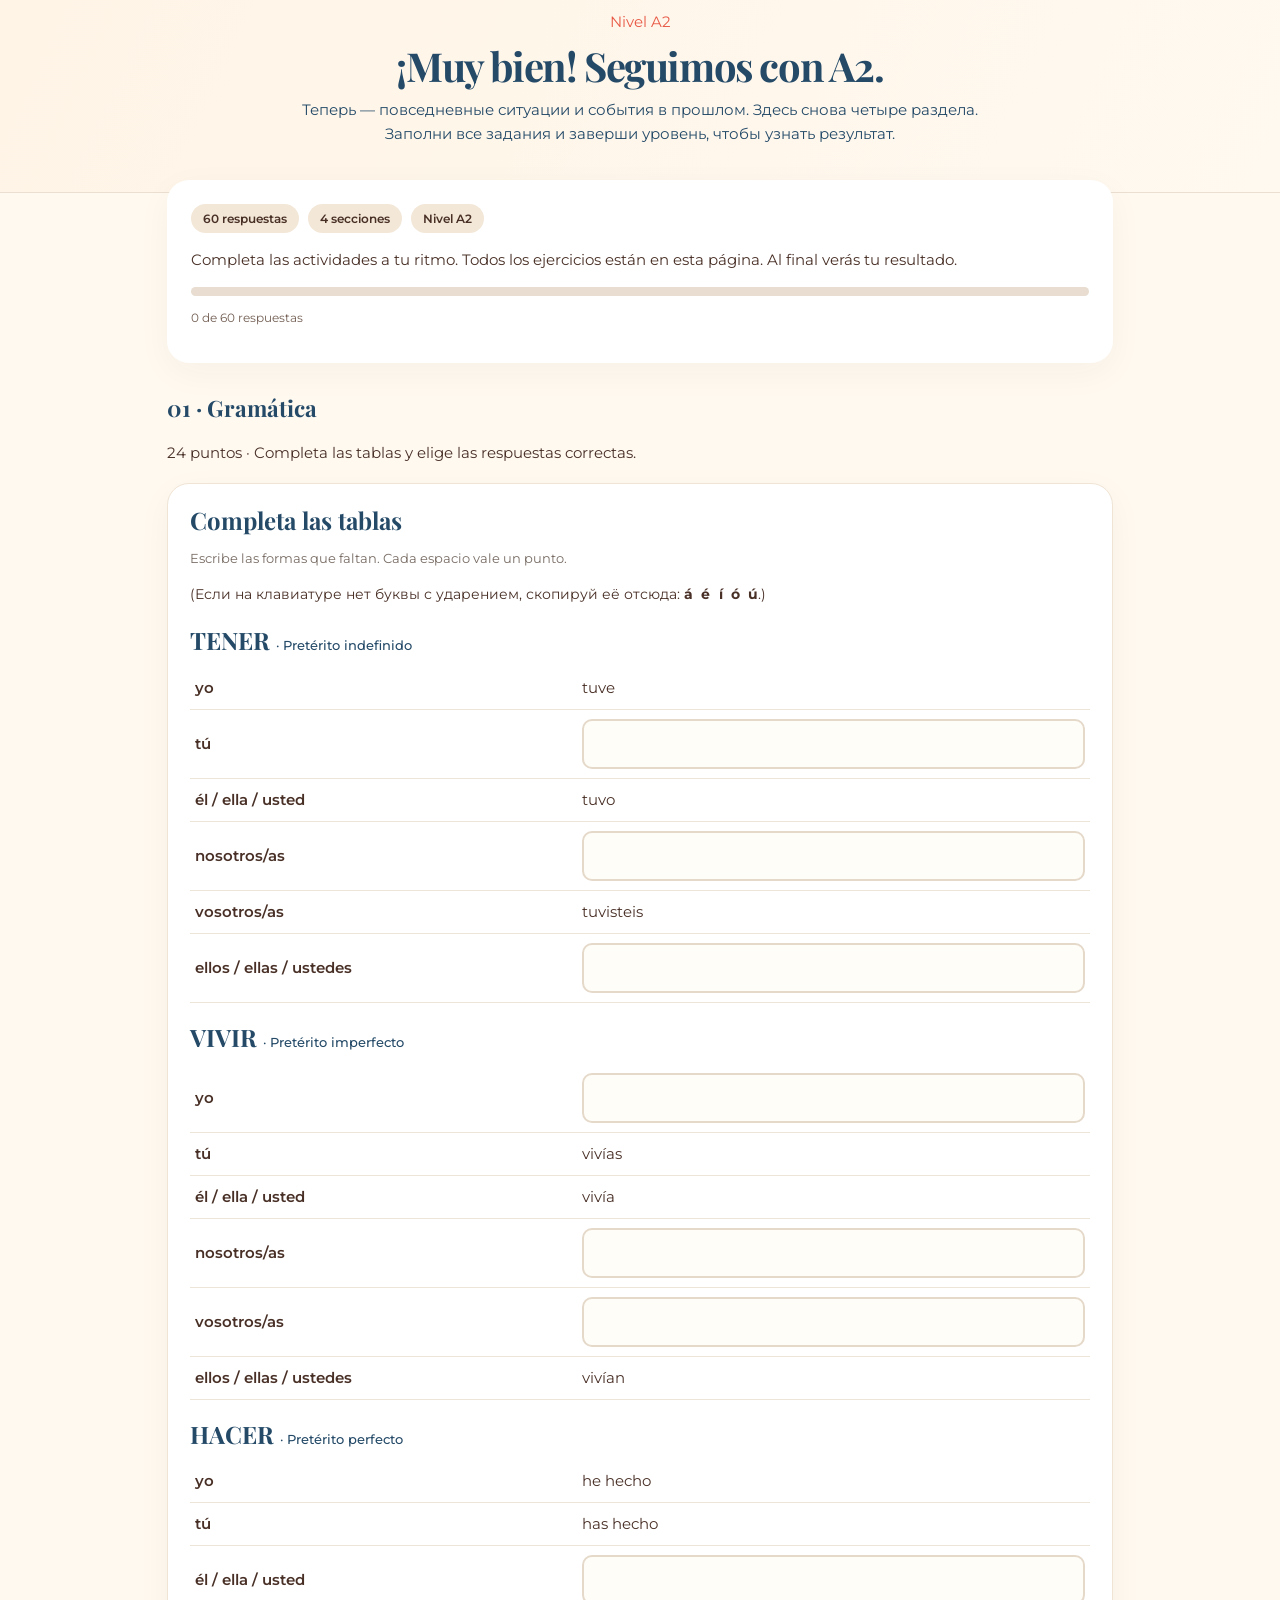
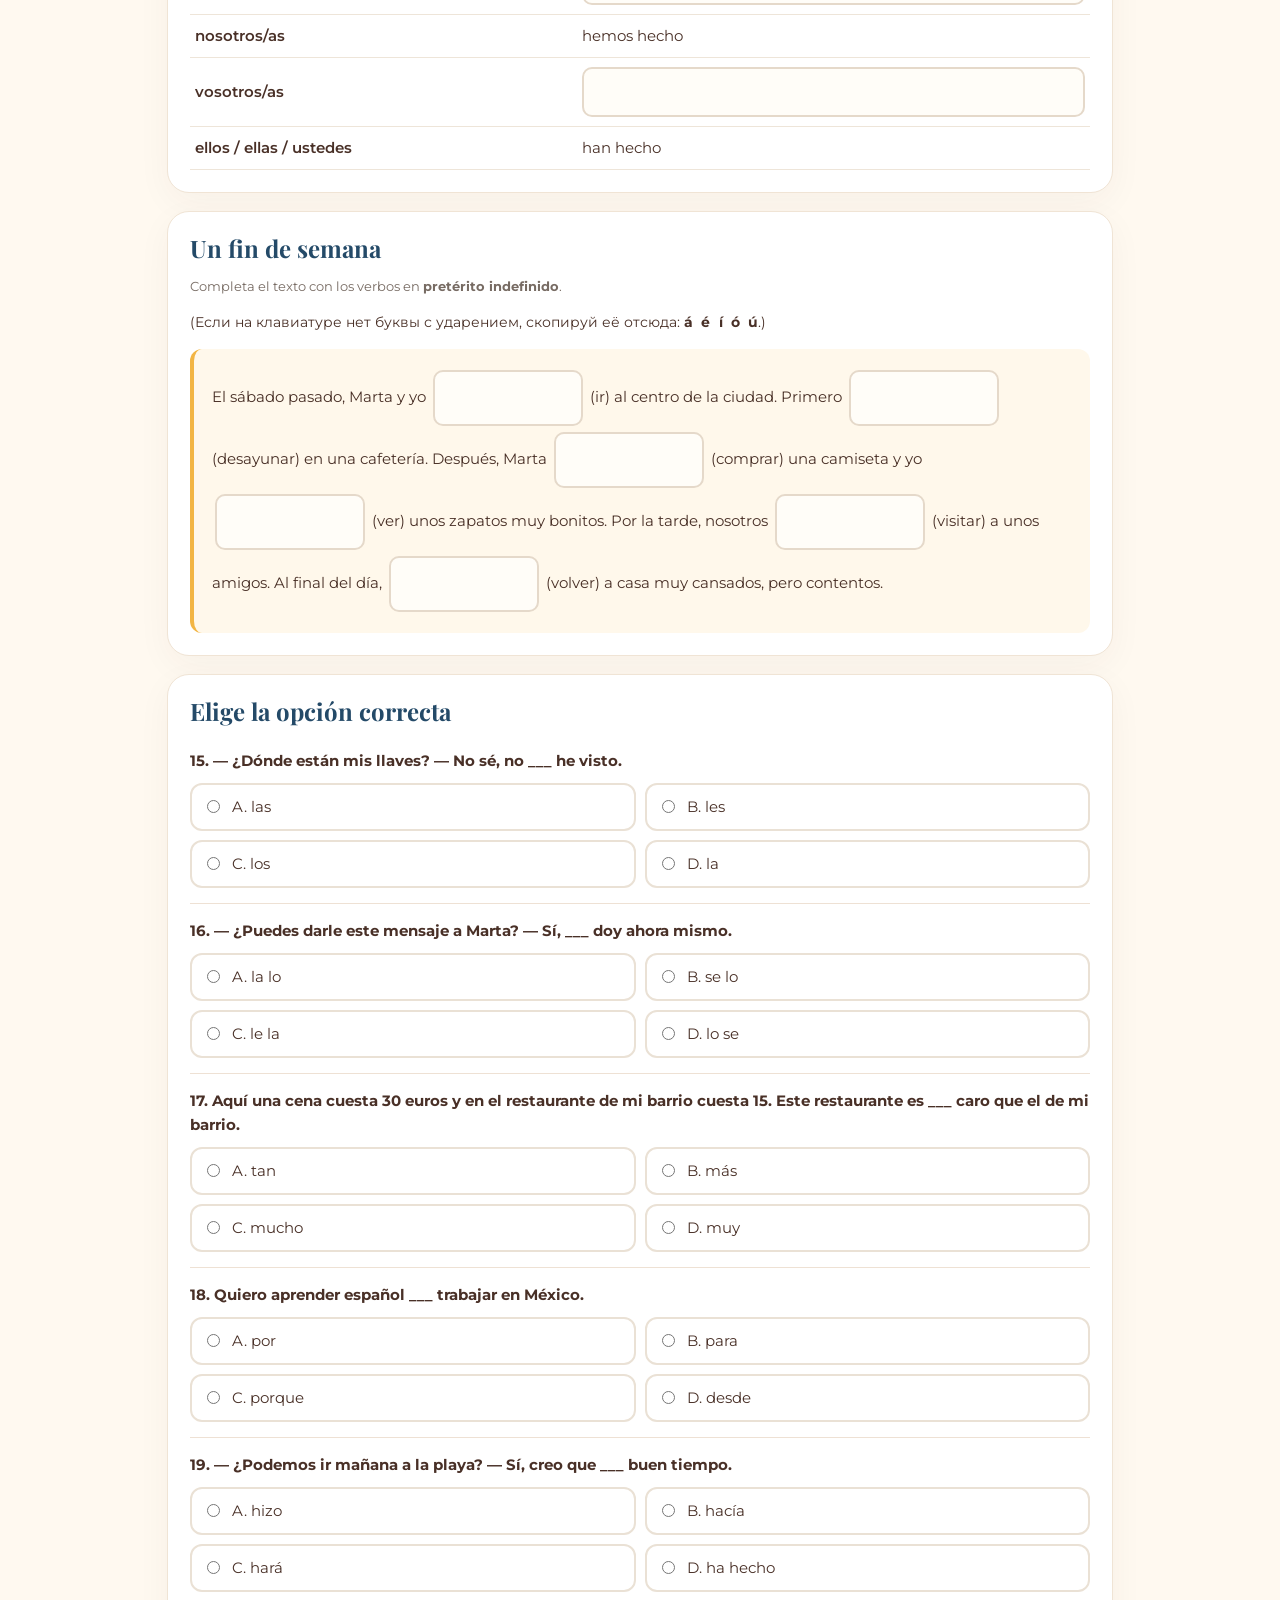
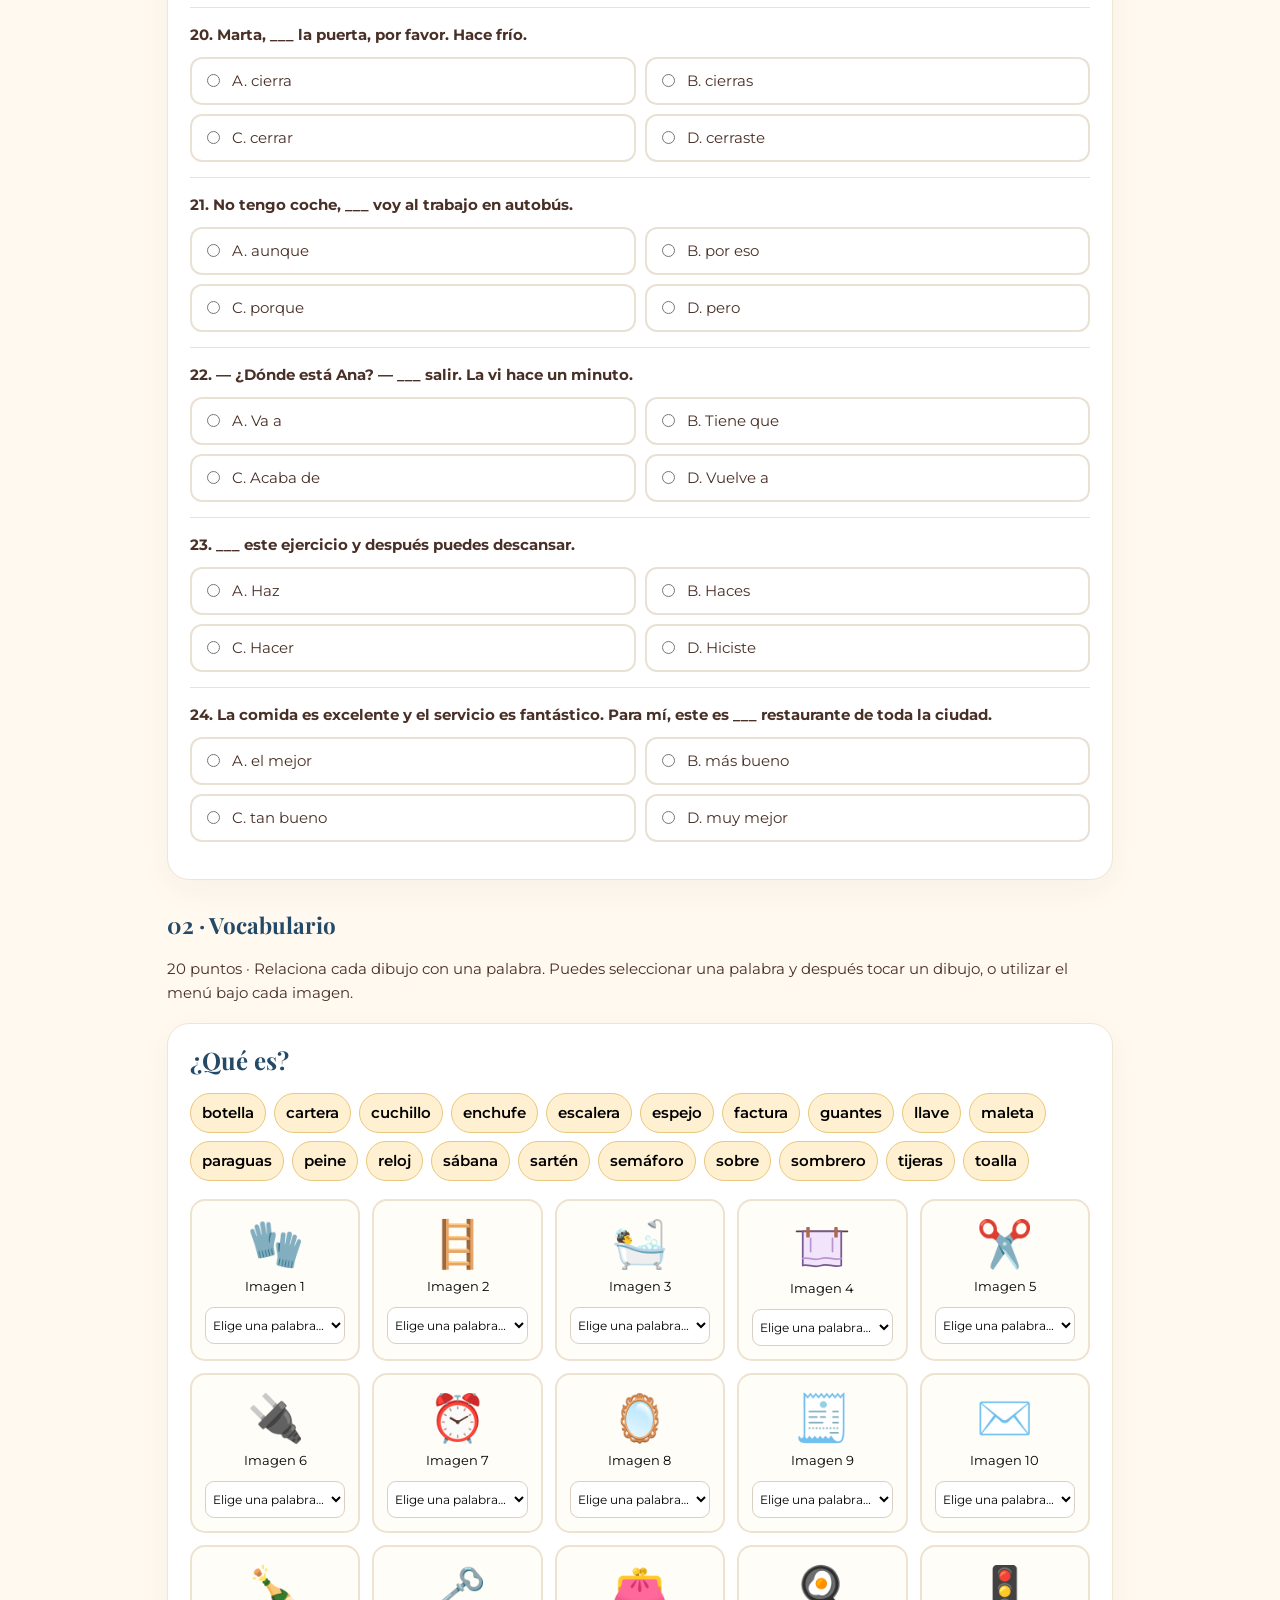
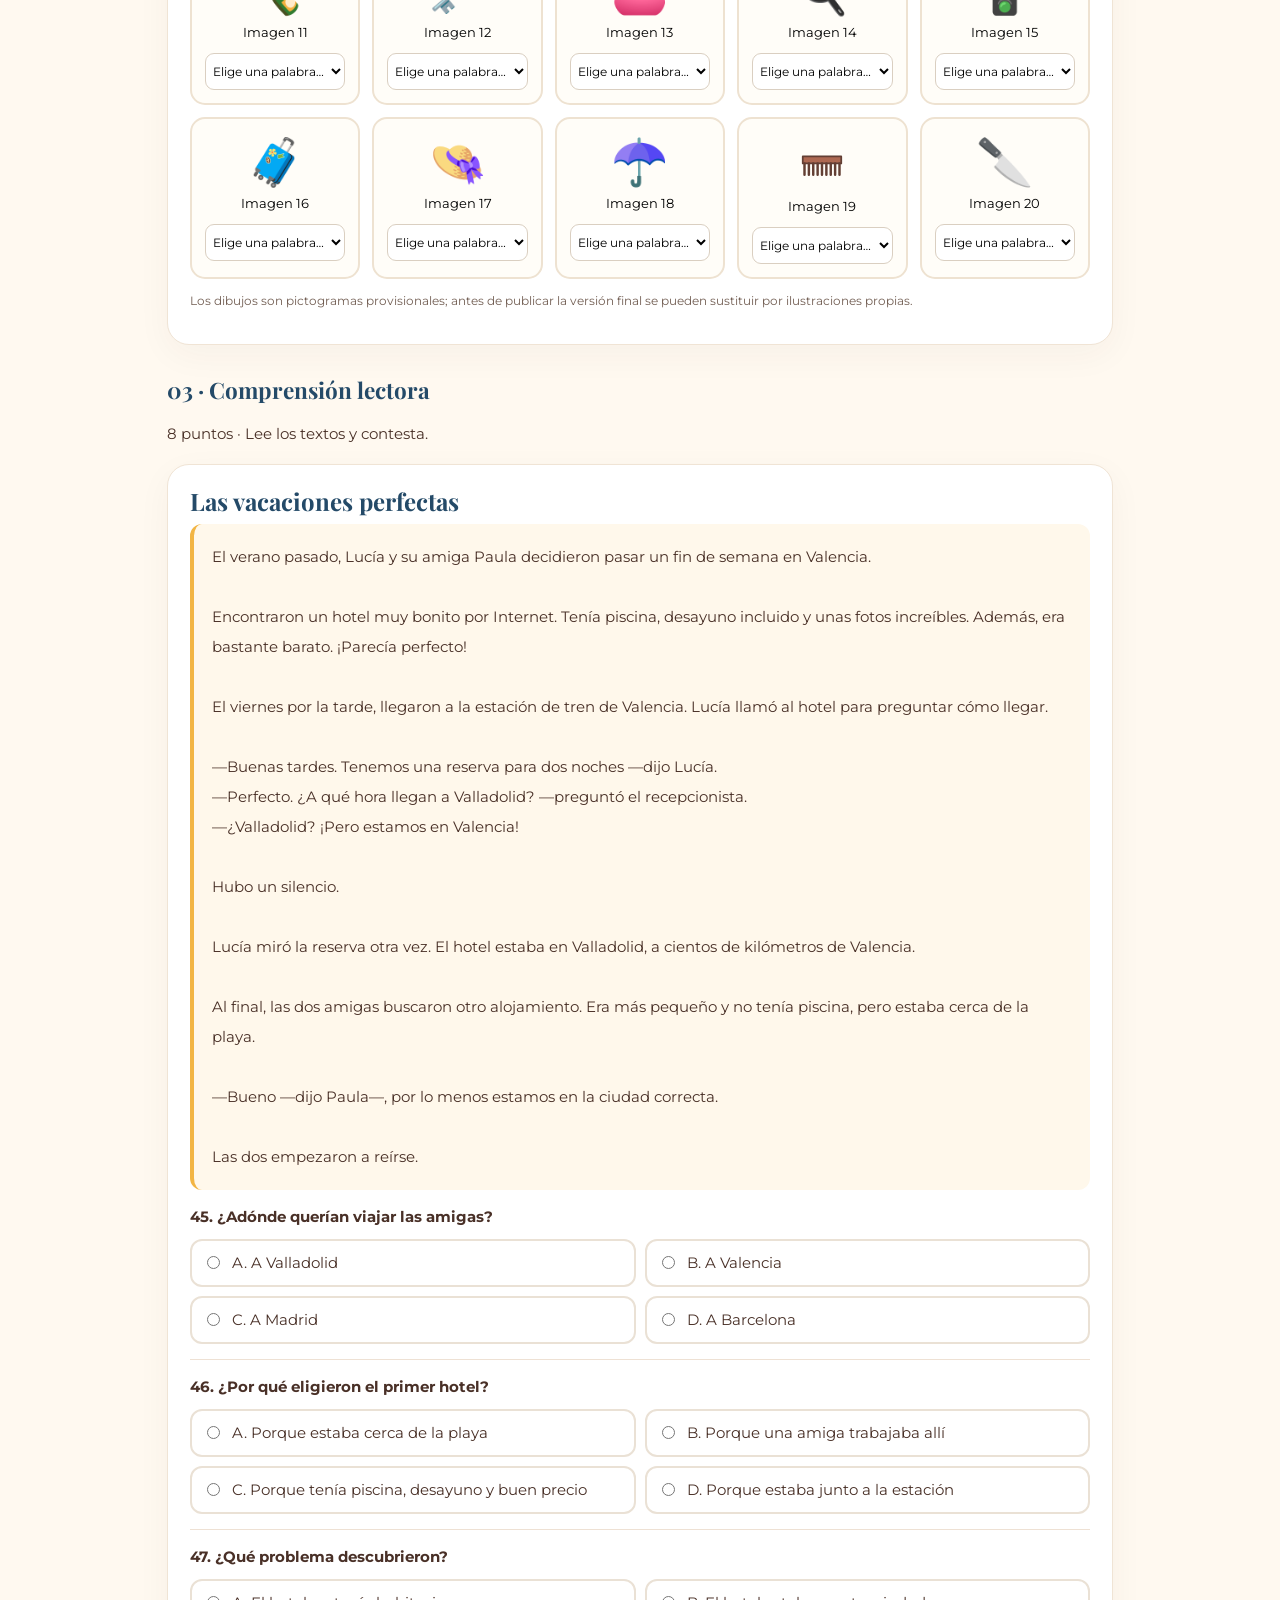
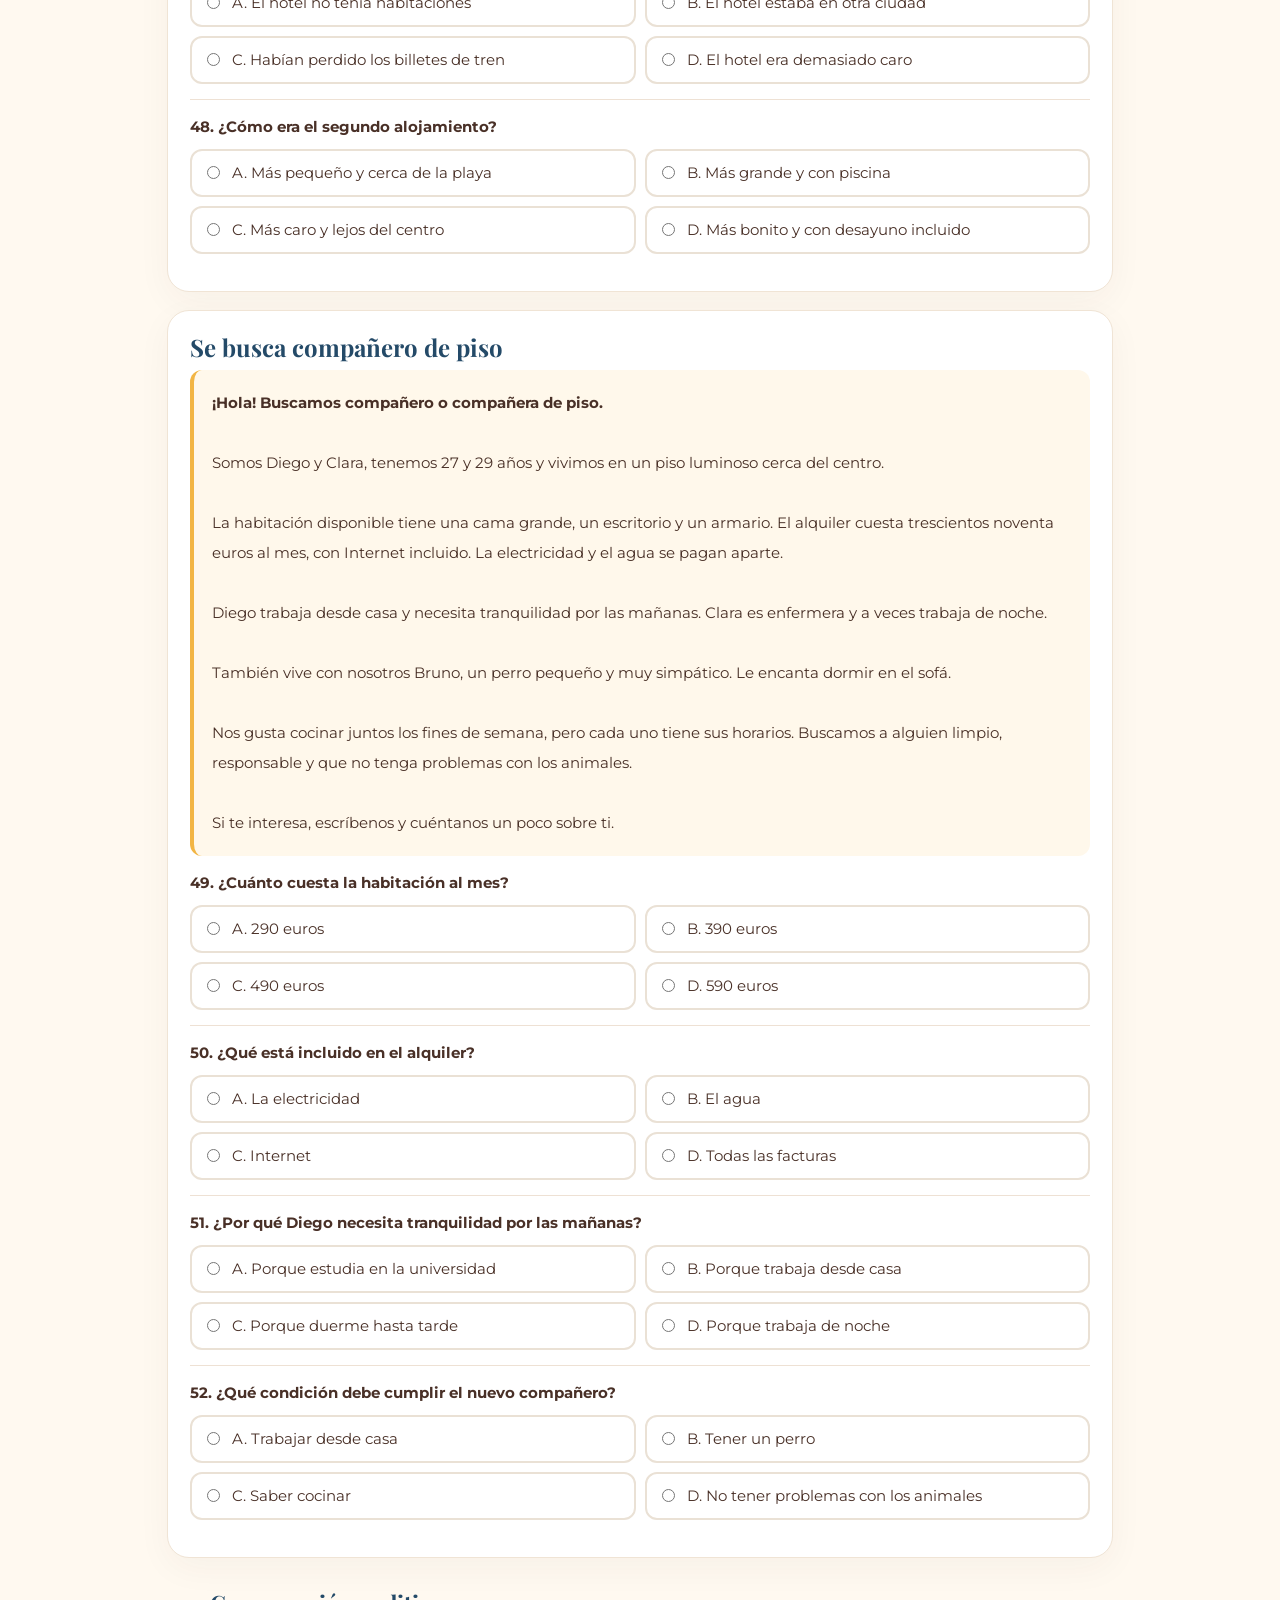
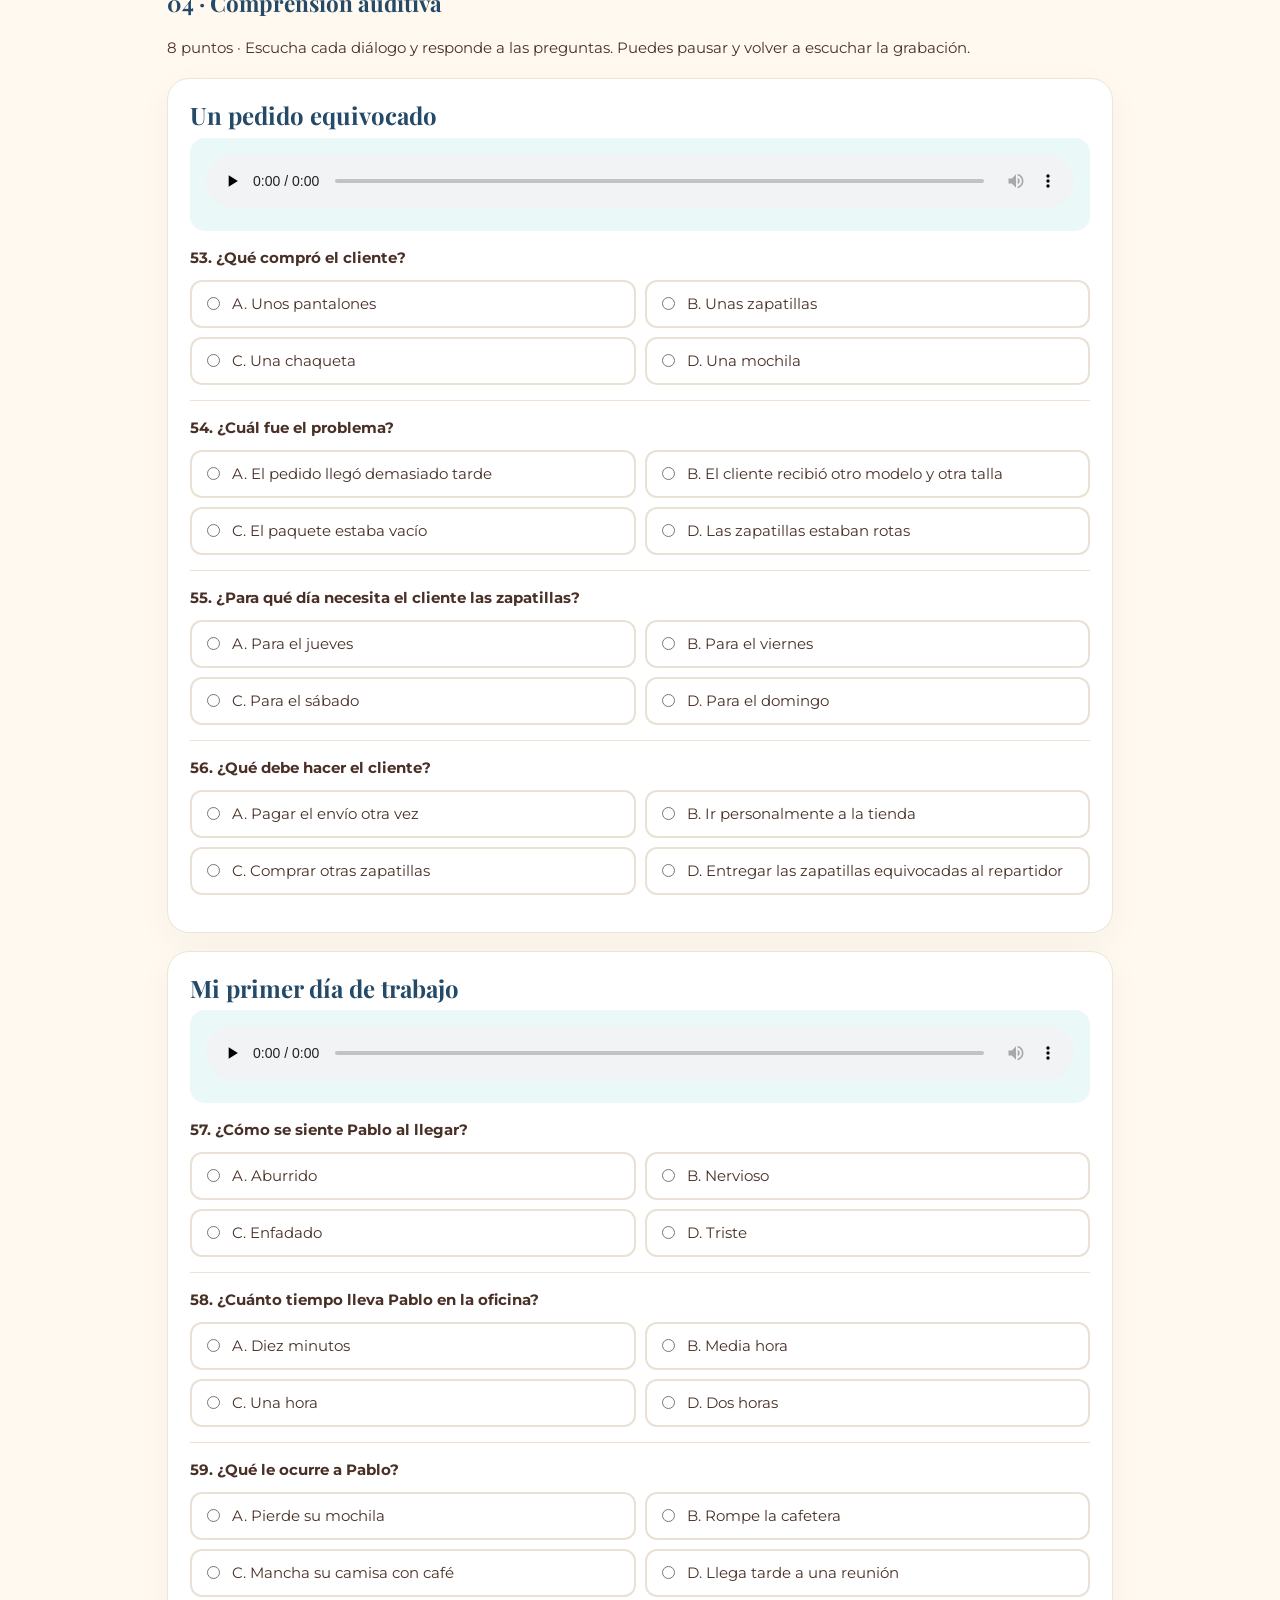
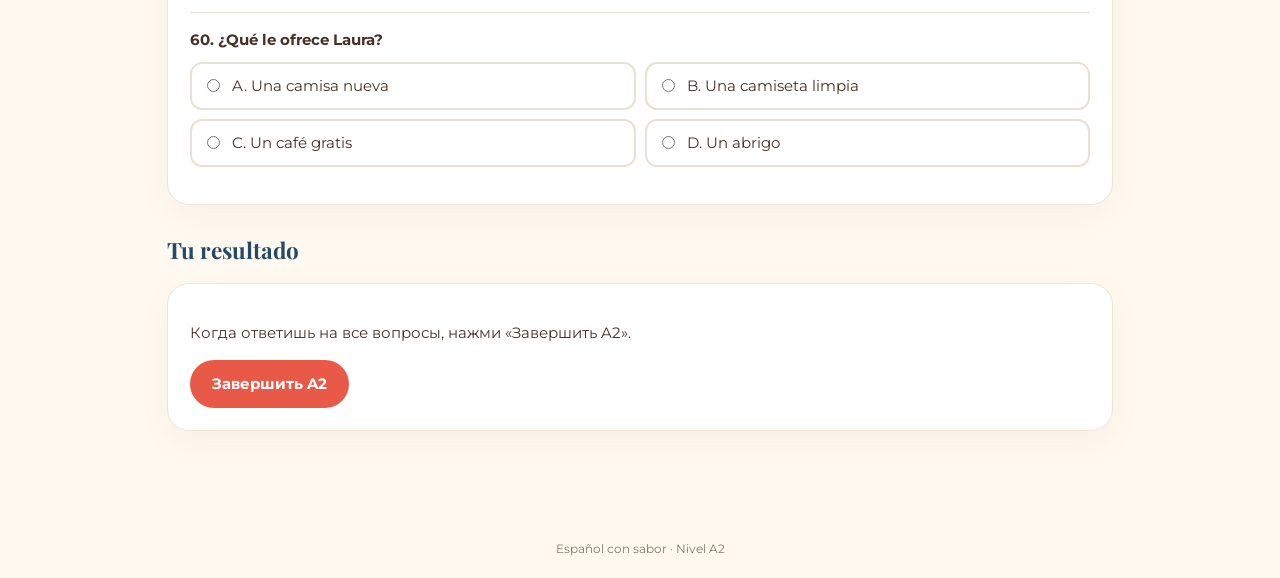
<file: a2.html>
<!doctype html><html lang="ru"><head><meta charset="UTF-8"><meta name="viewport" content="width=device-width,initial-scale=1"><title>Español con sabor — Test A2</title><style>
@import url('https://fonts.googleapis.com/css2?family=Montserrat:wght@400;500;600;700&family=Playfair+Display:wght@600;700&display=swap');:root{--cream:#FFF7EA;--tur:#08A6A6;--coral:#E85A47;--mango:#F2B544;--ink:#493027;--blue:#244A68}*{box-sizing:border-box}body{margin:0;background:var(--cream);color:var(--ink);font:15px/1.6 Montserrat,Arial,sans-serif}header{background:var(--tur);color:white;padding:42px 20px 38px;text-align:center}h1,h2,h3{font-family:'Playfair Display',Georgia,serif;line-height:1.2}h1{font-size:clamp(36px,7vw,64px);margin:8px}header p{margin:8px auto;max-width:680px}.wrap{max-width:920px;margin:auto;padding:25px 17px 70px}.intro{background:#fff;padding:24px;border-radius:22px;margin-top:-38px;position:relative;box-shadow:0 8px 25px #49302712}.chips{display:flex;gap:9px;flex-wrap:wrap}.chip{background:#f3e7d7;border-radius:99px;padding:5px 12px;font-weight:600;font-size:12px}.nav{display:flex;gap:8px;flex-wrap:wrap;margin:25px 0}.nav button,button{cursor:pointer;font:inherit}.nav button{background:white;border:2px solid #e9ddcd;padding:10px 16px;border-radius:99px;color:var(--ink);font-weight:700}.nav button.active{background:var(--tur);color:white;border-color:var(--tur)}section{display:block;margin-top:32px}.card{background:white;border:1px solid #eadfcf;border-radius:20px;padding:22px;margin:18px 0;box-shadow:0 4px 12px #49302709}.card h3{font-size:24px;margin:0 0 8px}.hint{color:#776b63;font-size:13px}.conj{width:100%;border-collapse:collapse;margin-top:12px}.conj td{border-bottom:1px solid #eee5d9;padding:9px 5px}.conj td:first-child{width:43%;font-weight:600}input[type=text]{width:100%;border:2px solid #e5d9ca;background:#fffdf8;border-radius:10px;padding:11px 12px;font:inherit;color:var(--ink);min-width:0}input:focus{outline:2px solid var(--tur);border-color:var(--tur)}.blank{display:inline-block;width:150px;max-width:100%;vertical-align:middle;margin:3px}.question{padding:15px 0;border-bottom:1px solid #eee7df}.question:last-child{border:0}.question strong{display:block;margin-bottom:10px}.options{display:grid;grid-template-columns:repeat(2,minmax(0,1fr));gap:9px}.options label{display:flex;gap:9px;align-items:flex-start;border:2px solid #eae1d5;border-radius:12px;padding:10px;cursor:pointer}.options label:has(input:checked){border-color:var(--tur);background:#e7f9f7}.options input{accent-color:var(--tur);margin-top:5px}.story{background:#fff8eb;border-left:4px solid var(--mango);border-radius:12px;padding:18px;line-height:2}.wordbank{display:flex;flex-wrap:wrap;gap:8px;margin:18px 0}.word{background:#fef0d0;border:1px solid #e9c87d;border-radius:10px;padding:7px 11px;cursor:grab;font-weight:600}.word.selected{background:var(--tur);color:white}.word.used{opacity:.42}.pictures{display:grid;grid-template-columns:repeat(auto-fill,minmax(145px,1fr));gap:12px}.pic{border:2px solid #eee2d1;border-radius:15px;padding:13px;text-align:center;min-height:145px;background:#fffdf8}.pic .emoji{font-size:46px;line-height:1.3;display:block}.pic select{width:100%;padding:9px 3px;border:1px solid #dacfc1;border-radius:9px;background:white;font:12px Montserrat,Arial;margin-top:9px}.pic.target{border-color:var(--tur)}.listen{background:#eaf8f7;border-radius:15px;padding:16px}.btn{background:var(--coral);color:white;border:0;border-radius:99px;padding:12px 22px;font-weight:700}.btn.secondary{background:var(--blue)}.btn:disabled{opacity:.5}.bottom{display:flex;gap:12px;flex-wrap:wrap;justify-content:space-between;margin-top:24px}.score{font:700 42px 'Playfair Display',Georgia,serif;color:var(--tur)}.review{font-size:13px;margin-top:12px}.good{color:#18764f}.bad{color:#ba4137}.note{font-size:12px;color:#776b63}.progress{height:9px;background:#e8ddd0;border-radius:99px;overflow:hidden;margin-top:12px}.progress>div{background:var(--mango);height:100%;width:0%;transition:width .2s}footer{text-align:center;color:#87796b;font-size:12px;padding:20px}@media(max-width:600px){.options{grid-template-columns:1fr}.card{padding:16px}.conj td:first-child{width:48%}.pictures{grid-template-columns:repeat(2,minmax(0,1fr))}}
</style><style>
@import url('https://fonts.googleapis.com/css2?family=Montserrat:wght@400;500;600;700;800&family=Playfair+Display:wght@400;500;600;700&display=swap');
:root{--cream:#FFF4E6;--teal:#42A6B5;--tur:#42A6B5;--mango:#F2B544;--coral:#E85A47;--blue:#244A68;--choc:#493027;--ink:#493027}
html,body{background:#FFF9F0!important;color:#493027!important;font-family:Montserrat,Arial,sans-serif!important}h1,h2,h3{font-family:'Playfair Display',Georgia,serif!important;color:#244A68}h1{letter-spacing:-.035em}main,.wrap{max-width:980px!important}header{background:linear-gradient(115deg,#FFF4E6,#FFF9F0)!important;color:#244A68!important;border-bottom:1px solid #ebdfd1}header h1{color:#244A68!important}.section,.page,.intro,.card{border-radius:22px!important;box-shadow:0 10px 35px #4930270b!important;border-color:#f0e4d5!important}.choice,select,input,button{font-family:Montserrat,Arial,sans-serif!important}button,.btn{border-radius:100px!important}button:focus-visible,input:focus-visible,select:focus-visible{outline:3px solid #42A6B5!important;outline-offset:2px}.kicker,.eyebrow,.qhead{color:#E85A47!important}.question{border-color:#eee1d4!important} .score,.result{color:#E85A47!important} .nav{background:#fff9f0!important} .nav button.active{background:#244A68!important;color:#fff!important} .note{color:#725e53}
</style><style>body{overflow-x:hidden}audio{width:100%;max-width:100%}main{padding-top:12px}h1{font-size:clamp(27px,5vw,40px)}header{padding-top:10px}#results{display:none}</style><style>/* Assigned answers must stay readable on all devices. */.pic,.pic .assigned,.pic .assigned *,.pic select,.pic select option,.scene.has .dropbutton,.dropbutton,.word-zone .chip{color:#000!important;-webkit-text-fill-color:#000!important}.nav{scroll-margin-top:12px}.bottom{position:relative;z-index:2}</style><style>.accent-hint{font-size:.9rem}.accent-hint strong{white-space:nowrap;word-spacing:.3em;user-select:text;-webkit-user-select:text}</style></head><body><header><div class="kicker">Nivel A2</div><h1>¡Muy bien! Seguimos con A2.</h1><p>Теперь — повседневные ситуации и события в прошлом. Здесь снова четыре раздела. Заполни все задания и заверши уровень, чтобы узнать результат.</p></header><main class="wrap"><div class="intro"><div class="chips"><span class="chip">60 respuestas</span><span class="chip">4 secciones</span><span class="chip">Nivel A2</span></div><p>Completa las actividades a tu ritmo. Todos los ejercicios están en esta página. Al final verás tu resultado.</p><div class="progress"><div id="progress"></div></div><p class="note" id="filled">0 de 60 respuestas</p></div><section id="grammar" class="active"><h2>01 · Gramática</h2><p>24 puntos · Completa las tablas y elige las respuestas correctas.</p><div class="card"><h3>Completa las tablas</h3><p class="hint">Escribe las formas que faltan. Cada espacio vale un punto.</p><p class="accent-hint">(Если на клавиатуре нет буквы с ударением, скопируй её отсюда: <strong>á é í ó ú</strong>.)</p><div id="tables"></div></div><div class="card"><h3>Un fin de semana</h3><p class="hint">Completa el texto con los verbos en <b>pretérito indefinido</b>.</p><p class="accent-hint">(Если на клавиатуре нет буквы с ударением, скопируй её отсюда: <strong>á é í ó ú</strong>.)</p><div class="story" id="story"></div></div><div class="card"><h3>Elige la opción correcta</h3><div id="grammarMC"></div></div></section><section id="vocab"><h2>02 · Vocabulario</h2><p>20 puntos · Relaciona cada dibujo con una palabra. Puedes seleccionar una palabra y después tocar un dibujo, o utilizar el menú bajo cada imagen.</p><div class="card"><h3>¿Qué es?</h3><div class="wordbank" id="bank"></div><div class="pictures" id="pictures"></div><p class="note">Los dibujos son pictogramas provisionales; antes de publicar la versión final se pueden sustituir por ilustraciones propias.</p></div></section><section id="reading"><h2>03 · Comprensión lectora</h2><p>8 puntos · Lee los textos y contesta.</p><div id="readContent"></div></section><section id="listening"><h2>04 · Comprensión auditiva</h2><p>8 puntos · Escucha cada diálogo y responde a las preguntas. Puedes pausar y volver a escuchar la grabación.</p><div id="listenContent"></div></section><section id="result"><h2>Tu resultado</h2><div class="card"><p>Когда ответишь на все вопросы, нажми «Завершить A2».</p><button class="btn" id="check">Завершить A2</button><div id="scoreout" aria-live="polite"></div></div></section></main><footer>Español con sabor · Nivel A2</footer><script>const RECORDINGS=["./a2-1.mp3", "./a2-2.mp3"];</script><script>
const tableDefs=[{name:'TENER',tense:'Pretérito indefinido',rows:[['yo','tuve'],['tú','tuviste'],['él / ella / usted','tuvo'],['nosotros/as','tuvimos'],['vosotros/as','tuvisteis'],['ellos / ellas / ustedes','tuvieron']],blanks:[1,3,5]},{name:'VIVIR',tense:'Pretérito imperfecto',rows:[['yo','vivía'],['tú','vivías'],['él / ella / usted','vivía'],['nosotros/as','vivíamos'],['vosotros/as','vivíais'],['ellos / ellas / ustedes','vivían']],blanks:[0,3,4]},{name:'HACER',tense:'Pretérito perfecto',rows:[['yo','he hecho'],['tú','has hecho'],['él / ella / usted','ha hecho'],['nosotros/as','hemos hecho'],['vosotros/as','habéis hecho'],['ellos / ellas / ustedes','han hecho']],blanks:[2,4]}];
const keys={};let counter=0;const $=id=>document.getElementById(id);const norm=x=>(x||'').trim().toLowerCase().normalize('NFD').replace(/[\u0300-\u036f]/g,'').replace(/\s+/g,' ');function input(id,answer){keys[id]=answer;return `<input type="text" data-answer="${id}" aria-label="Respuesta ${id}" autocomplete="off" spellcheck="false">`}
$('tables').innerHTML=tableDefs.map(t=>`<h3 style="margin-top:20px">${t.name} <small style="font:500 13px Montserrat">· ${t.tense}</small></h3><table class="conj">${t.rows.map((r,i)=>`<tr><td>${r[0]}</td><td>${t.blanks.includes(i)?input('g'+(++counter),r[1]):r[1]}</td></tr>`).join('')}</table>`).join('');
const storyParts=['El sábado pasado, Marta y yo ',' (ir) al centro de la ciudad. Primero ',' (desayunar) en una cafetería. Después, Marta ',' (comprar) una camiseta y yo ',' (ver) unos zapatos muy bonitos. Por la tarde, nosotros ',' (visitar) a unos amigos. Al final del día, ',' (volver) a casa muy cansados, pero contentos.'];const storyAnswers=['fuimos','desayunamos','compró','vi','visitamos','volvimos'];$('story').innerHTML=storyParts.map((p,i)=>p+(i<6?`<span class="blank">${input('g'+(++counter),storyAnswers[i])}</span>`:'')).join('');
const gmc=[['— ¿Dónde están mis llaves? — No sé, no ___ he visto.',['las','les','los','la'],0],['— ¿Puedes darle este mensaje a Marta? — Sí, ___ doy ahora mismo.',['la lo','se lo','le la','lo se'],1],['Aquí una cena cuesta 30 euros y en el restaurante de mi barrio cuesta 15. Este restaurante es ___ caro que el de mi barrio.',['tan','más','mucho','muy'],1],['Quiero aprender español ___ trabajar en México.',['por','para','porque','desde'],1],['— ¿Podemos ir mañana a la playa? — Sí, creo que ___ buen tiempo.',['hizo','hacía','hará','ha hecho'],2],['Marta, ___ la puerta, por favor. Hace frío.',['cierra','cierras','cerrar','cerraste'],0],['No tengo coche, ___ voy al trabajo en autobús.',['aunque','por eso','porque','pero'],1],['— ¿Dónde está Ana? — ___ salir. La vi hace un minuto.',['Va a','Tiene que','Acaba de','Vuelve a'],2],['___ este ejercicio y después puedes descansar.',['Haz','Haces','Hacer','Hiciste'],0],['La comida es excelente y el servicio es fantástico. Para mí, este es ___ restaurante de toda la ciudad.',['el mejor','más bueno','tan bueno','muy mejor'],0]];
function makeQuestions(items,prefix,start){return items.map((q,i)=>{const id=prefix+(start+i);keys[id]=String(q[2]);return `<div class="question"><strong>${start+i}. ${q[0]}</strong><div class="options">${q[1].map((o,j)=>`<label><input type="radio" name="${id}" value="${j}"><span>${'ABCD'[j]}. ${o}</span></label>`).join('')}</div></div>`}).join('')}$('grammarMC').innerHTML=makeQuestions(gmc,'g',15);
const vocab=[['enchufe','🔌'],['cartera','👛'],['escalera','🪜'],['peine','<svg aria-hidden="true" width="56" height="56" viewBox="0 0 64 64" style="vertical-align:middle"><path d="M10 21h44v8H10z" fill="#ad6851" stroke="#633f34" stroke-width="2" stroke-linejoin="round"/><path d="M12 29v13m5-13v13m5-13v13m5-13v13m5-13v13m5-13v13m5-13v13m5-13v13m5-13v13" stroke="#633f34" stroke-width="2.8" stroke-linecap="round"/></svg>'],['factura','🧾'],['maleta','🧳'],['sábana','<svg aria-hidden="true" width="56" height="56" viewBox="0 0 64 64" style="vertical-align:middle"><path d="M3 13h58" stroke="#633f34" stroke-width="2" stroke-linecap="round"/><path d="M10 13h44v39c-9 3-15-3-23 0s-15-2-21 0z" fill="#f2e5fb" stroke="#795991" stroke-width="2" stroke-linejoin="round"/><path d="M10 44c7-2 13 3 21 0s14 3 23 0M19 21v15m25-15v15" fill="none" stroke="#b995d1" stroke-width="2" stroke-linecap="round"/><rect x="14" y="8" width="4" height="12" rx="1" fill="#ad6851"/><rect x="46" y="8" width="4" height="12" rx="1" fill="#ad6851"/></svg>'],['paraguas','☂️'],['llave','🗝️'],['espejo','🪞'],['tijeras','✂️'],['cuchillo','🔪'],['botella','🍾'],['guantes','🧤'],['sombrero','👒'],['reloj','⏰'],['sartén','🍳'],['toalla','🛀'],['sobre','✉️'],['semáforo','🚦']];const order=[13,2,17,6,10,0,15,9,4,18,12,8,1,16,19,5,14,7,3,11];let selected=null;const options=['<option value="">Elige una palabra…</option>',...vocab.map(([w])=>`<option value="${w}">${w}</option>`)].join('');$('bank').innerHTML=[...vocab].sort((a,b)=>a[0].localeCompare(b[0],'es')).map(([w])=>`<button type="button" class="word" draggable="true" data-word="${w}">${w}</button>`).join('');$('pictures').innerHTML=order.map((i,j)=>`<div class="pic" data-pic="${i}" tabindex="0"><span class="emoji" role="img" aria-label="Pictograma ${j+1}">${vocab[i][1]}</span><small>Imagen ${j+1}</small><select data-answer="v${25+i}" aria-label="Palabra para imagen ${j+1}">${options}</select></div>`).join('');vocab.forEach(([w],i)=>keys['v'+(25+i)]=w);
$('bank').addEventListener('click',e=>{const b=e.target.closest('[data-word]');if(!b)return;selected=b.dataset.word;document.querySelectorAll('.word').forEach(x=>x.classList.toggle('selected',x===b))});$('bank').addEventListener('dragstart',e=>{const b=e.target.closest('[data-word]');if(b){selected=b.dataset.word;e.dataTransfer.setData('text/plain',selected)}});$('pictures').addEventListener('click',e=>{if(e.target.closest('select'))return;const pic=e.target.closest('.pic');if(pic&&selected){pic.querySelector('select').value=selected;update()}});$('pictures').addEventListener('dragover',e=>{if(e.target.closest('.pic'))e.preventDefault()});$('pictures').addEventListener('drop',e=>{const pic=e.target.closest('.pic');if(pic){e.preventDefault();pic.querySelector('select').value=e.dataTransfer.getData('text/plain')||selected;update()}});
const read1=`El verano pasado, Lucía y su amiga Paula decidieron pasar un fin de semana en Valencia.<br><br>Encontraron un hotel muy bonito por Internet. Tenía piscina, desayuno incluido y unas fotos increíbles. Además, era bastante barato. ¡Parecía perfecto!<br><br>El viernes por la tarde, llegaron a la estación de tren de Valencia. Lucía llamó al hotel para preguntar cómo llegar.<br><br>—Buenas tardes. Tenemos una reserva para dos noches —dijo Lucía.<br>—Perfecto. ¿A qué hora llegan a Valladolid? —preguntó el recepcionista.<br>—¿Valladolid? ¡Pero estamos en Valencia!<br><br>Hubo un silencio.<br><br>Lucía miró la reserva otra vez. El hotel estaba en Valladolid, a cientos de kilómetros de Valencia.<br><br>Al final, las dos amigas buscaron otro alojamiento. Era más pequeño y no tenía piscina, pero estaba cerca de la playa.<br><br>—Bueno —dijo Paula—, por lo menos estamos en la ciudad correcta.<br><br>Las dos empezaron a reírse.`;
const read2=`<b>¡Hola! Buscamos compañero o compañera de piso.</b><br><br>Somos Diego y Clara, tenemos 27 y 29 años y vivimos en un piso luminoso cerca del centro.<br><br>La habitación disponible tiene una cama grande, un escritorio y un armario. El alquiler cuesta trescientos noventa euros al mes, con Internet incluido. La electricidad y el agua se pagan aparte.<br><br>Diego trabaja desde casa y necesita tranquilidad por las mañanas. Clara es enfermera y a veces trabaja de noche.<br><br>También vive con nosotros Bruno, un perro pequeño y muy simpático. Le encanta dormir en el sofá.<br><br>Nos gusta cocinar juntos los fines de semana, pero cada uno tiene sus horarios. Buscamos a alguien limpio, responsable y que no tenga problemas con los animales.<br><br>Si te interesa, escríbenos y cuéntanos un poco sobre ti.`;
const rqs=[['¿Adónde querían viajar las amigas?',['A Valladolid','A Valencia','A Madrid','A Barcelona'],1],['¿Por qué eligieron el primer hotel?',['Porque estaba cerca de la playa','Porque una amiga trabajaba allí','Porque tenía piscina, desayuno y buen precio','Porque estaba junto a la estación'],2],['¿Qué problema descubrieron?',['El hotel no tenía habitaciones','El hotel estaba en otra ciudad','Habían perdido los billetes de tren','El hotel era demasiado caro'],1],['¿Cómo era el segundo alojamiento?',['Más pequeño y cerca de la playa','Más grande y con piscina','Más caro y lejos del centro','Más bonito y con desayuno incluido'],0],['¿Cuánto cuesta la habitación al mes?',['290 euros','390 euros','490 euros','590 euros'],1],['¿Qué está incluido en el alquiler?',['La electricidad','El agua','Internet','Todas las facturas'],2],['¿Por qué Diego necesita tranquilidad por las mañanas?',['Porque estudia en la universidad','Porque trabaja desde casa','Porque duerme hasta tarde','Porque trabaja de noche'],1],['¿Qué condición debe cumplir el nuevo compañero?',['Trabajar desde casa','Tener un perro','Saber cocinar','No tener problemas con los animales'],3]];
$('readContent').innerHTML=`<div class="card"><h3>Las vacaciones perfectas</h3><div class="story">${read1}</div>${makeQuestions(rqs.slice(0,4),'r',45)}</div><div class="card"><h3>Se busca compañero de piso</h3><div class="story">${read2}</div>${makeQuestions(rqs.slice(4),'r',49)}</div>`;
const scripts=[`Empleado: Buenas tardes, servicio de atención al cliente. ¿En qué puedo ayudarle?\nCliente: Hola. Ayer recibí mi pedido, pero hay un problema.\nEmpleado: ¿Qué ha pasado?\nCliente: Pedí unas zapatillas negras, de la talla treinta y ocho, y me enviaron unas blancas, de la talla cuarenta.\nEmpleado: Vaya, lo siento mucho. ¿Quiere cambiarlas o devolverlas?\nCliente: Cambiarlas, por favor. Las necesito para el sábado porque tengo una carrera.\nEmpleado: De acuerdo. Podemos enviarle las zapatillas correctas mañana. Llegarán el viernes.\nCliente: ¡Perfecto! ¿Tengo que pagar algo?\nEmpleado: No, el cambio es gratuito. Solo tiene que entregar las zapatillas equivocadas al repartidor.\nCliente: Muchas gracias. ¡Espero que esta vez sean negras!`,`Laura: Hola, ¿eres el nuevo compañero?\nPablo: Sí, soy Pablo. Hoy es mi primer día. Estoy un poco nervioso.\nLaura: ¡Bienvenido! Yo soy Laura. ¿Ya conoces la oficina?\nPablo: No, todavía no. He llegado hace diez minutos.\nLaura: Ven, te enseño todo. Aquí está la sala de reuniones y al fondo está la cocina.\nPablo: ¡Qué bien! Necesito un café.\nLaura: Cuidado, la cafetera es un poco complicada.\nPablo: No te preocupes, sé preparar café... ¡Ay, no!\nLaura: ¿Qué ha pasado?\nPablo: He tirado el café sobre mi camisa blanca.\nLaura: ¡Vaya comienzo! Espera, tengo una camiseta limpia en mi mochila. Es de una carrera que hice el domingo.\nPablo: ¿En serio? ¡Me salvas la vida!\nLaura: Claro. Pero tienes que prometerme una cosa: mañana preparo yo el café.`];
const lqs=[['¿Qué compró el cliente?',['Unos pantalones','Unas zapatillas','Una chaqueta','Una mochila'],1],['¿Cuál fue el problema?',['El pedido llegó demasiado tarde','El cliente recibió otro modelo y otra talla','El paquete estaba vacío','Las zapatillas estaban rotas'],1],['¿Para qué día necesita el cliente las zapatillas?',['Para el jueves','Para el viernes','Para el sábado','Para el domingo'],2],['¿Qué debe hacer el cliente?',['Pagar el envío otra vez','Ir personalmente a la tienda','Comprar otras zapatillas','Entregar las zapatillas equivocadas al repartidor'],3],['¿Cómo se siente Pablo al llegar?',['Aburrido','Nervioso','Enfadado','Triste'],1],['¿Cuánto tiempo lleva Pablo en la oficina?',['Diez minutos','Media hora','Una hora','Dos horas'],0],['¿Qué le ocurre a Pablo?',['Pierde su mochila','Rompe la cafetera','Mancha su camisa con café','Llega tarde a una reunión'],2],['¿Qué le ofrece Laura?',['Una camisa nueva','Una camiseta limpia','Un café gratis','Un abrigo'],1]];
$('listenContent').innerHTML=[0,1].map((i)=>`<div class="card"><h3>${i?'Mi primer día de trabajo':'Un pedido equivocado'}</h3><div class="listen"><audio controls preload="none" style="width:100%" aria-label="Diálogo ${i+1}" src="${RECORDINGS[i]}"></audio></div>${makeQuestions(lqs.slice(i*4,i*4+4),'l',53+i*4)}</div>`).join('');
function getVal(id){let el=document.querySelector(`[data-answer="${id}"]`);if(el)return el.value;let checked=document.querySelector(`input[name="${id}"]:checked`);return checked?checked.value:''}function update(){let n=Object.keys(keys).filter(id=>getVal(id)!=='').length;$('filled').textContent=`${n} de 60 respuestas`;$('progress').style.width=(n/60*100)+'%';document.querySelectorAll('.word').forEach(w=>w.classList.toggle('used',[...document.querySelectorAll('.pic select')].some(s=>s.value===w.dataset.word)))}document.addEventListener('input',update);document.addEventListener('change',update);$('check').onclick=()=>{let n=0,answered=0;let wrong=[];for(const [id,ans] of Object.entries(keys)){let v=getVal(id);if(v!=='')answered++;let ok=norm(v)===norm(ans);if(ok)n++;else wrong.push({id,answer:ans,got:v})}const groups=[['Gramática',Object.keys(keys).filter(k=>k[0]==='g')],['Vocabulario',Object.keys(keys).filter(k=>k[0]==='v')],['Lectura',Object.keys(keys).filter(k=>k[0]==='r')],['Escucha',Object.keys(keys).filter(k=>k[0]==='l')]];let html=`<p class="score">${n} / 60</p><p><b>${answered}</b> respuestas completadas. Resultado orientativo: <b>${Math.round(n/60*100)}%</b>.</p><p class="note">Este resultado no equivale por sí solo a una certificación oficial del nivel A2.</p>`;html+='<h3>Por secciones</h3>'+groups.map(([name,ids])=>`<p>${name}: <b>${ids.filter(id=>norm(getVal(id))===norm(keys[id])).length} / ${ids.length}</b></p>`).join('');html+=`<details><summary>Ver soluciones y respuestas incorrectas (${wrong.length})</summary><div class="review">${wrong.map(x=>`<p class="bad"><b>${x.id.toUpperCase()}:</b> ${x.got?`Tu respuesta: ${x.got}. `:'Sin respuesta. '}<span class="good">Solución: ${x.answer}</span></p>`).join('')||'<p class="good">¡Todas las respuestas son correctas!</p>'}</div></details>`;$('scoreout').innerHTML=html};update();
</script><script>(function(){function resize(){parent.postMessage({kind:'sabor-size',height:Math.ceil(document.body.getBoundingClientRect().height),level:'a2'},'*')}const obs=new ResizeObserver(resize);obs.observe(document.body);window.addEventListener('load',resize);window.addEventListener('click',()=>setTimeout(resize,80));window.addEventListener('change',resize);setTimeout(resize,500)})();</script><script>(function(){function pause(){document.querySelectorAll('audio').forEach(a=>a.pause())}document.addEventListener('play',e=>{if(e.target.tagName!=='AUDIO')return;document.querySelectorAll('audio').forEach(a=>{if(a!==e.target)a.pause()});parent.postMessage({kind:'sabor-audio-start',level:'a2'},'*')},true);document.addEventListener('click',e=>{if(e.target.closest('.nav button,.tabs button,#prev,#next,#check'))pause()});window.addEventListener('message',e=>{if(e.source===parent&&e.data?.kind==='sabor-pause-audio')pause()});window.addEventListener('pagehide',pause)})();</script><script>const nativeCheck=document.getElementById('check').onclick;document.getElementById('check').onclick=function(){const ids=Object.keys(keys),answered=ids.filter(id=>getVal(id)!=='').length;if(answered<60){parent.postMessage({kind:'sabor-incomplete',level:'a2',answered,total:60},'*');return}const groups=['g','v','r','l'].map(prefix=>ids.filter(id=>id[0]===prefix));parent.postMessage({kind:'sabor-result',level:'a2',scores:groups.map(group=>group.filter(id=>norm(getVal(id))===norm(keys[id])).length),totals:groups.map(g=>g.length),answered},'*')};</script><script>(function(){let lastHeight=0;function fit(){const h=Math.ceil(document.body.getBoundingClientRect().height)+12;if(h!==lastHeight){lastHeight=h;parent.postMessage({kind:'sabor-size',level:'a2',height:h},'*')}}new ResizeObserver(fit).observe(document.body);window.addEventListener('load',fit);document.addEventListener('click',()=>requestAnimationFrame(fit));})();</script></body></html>
</file>
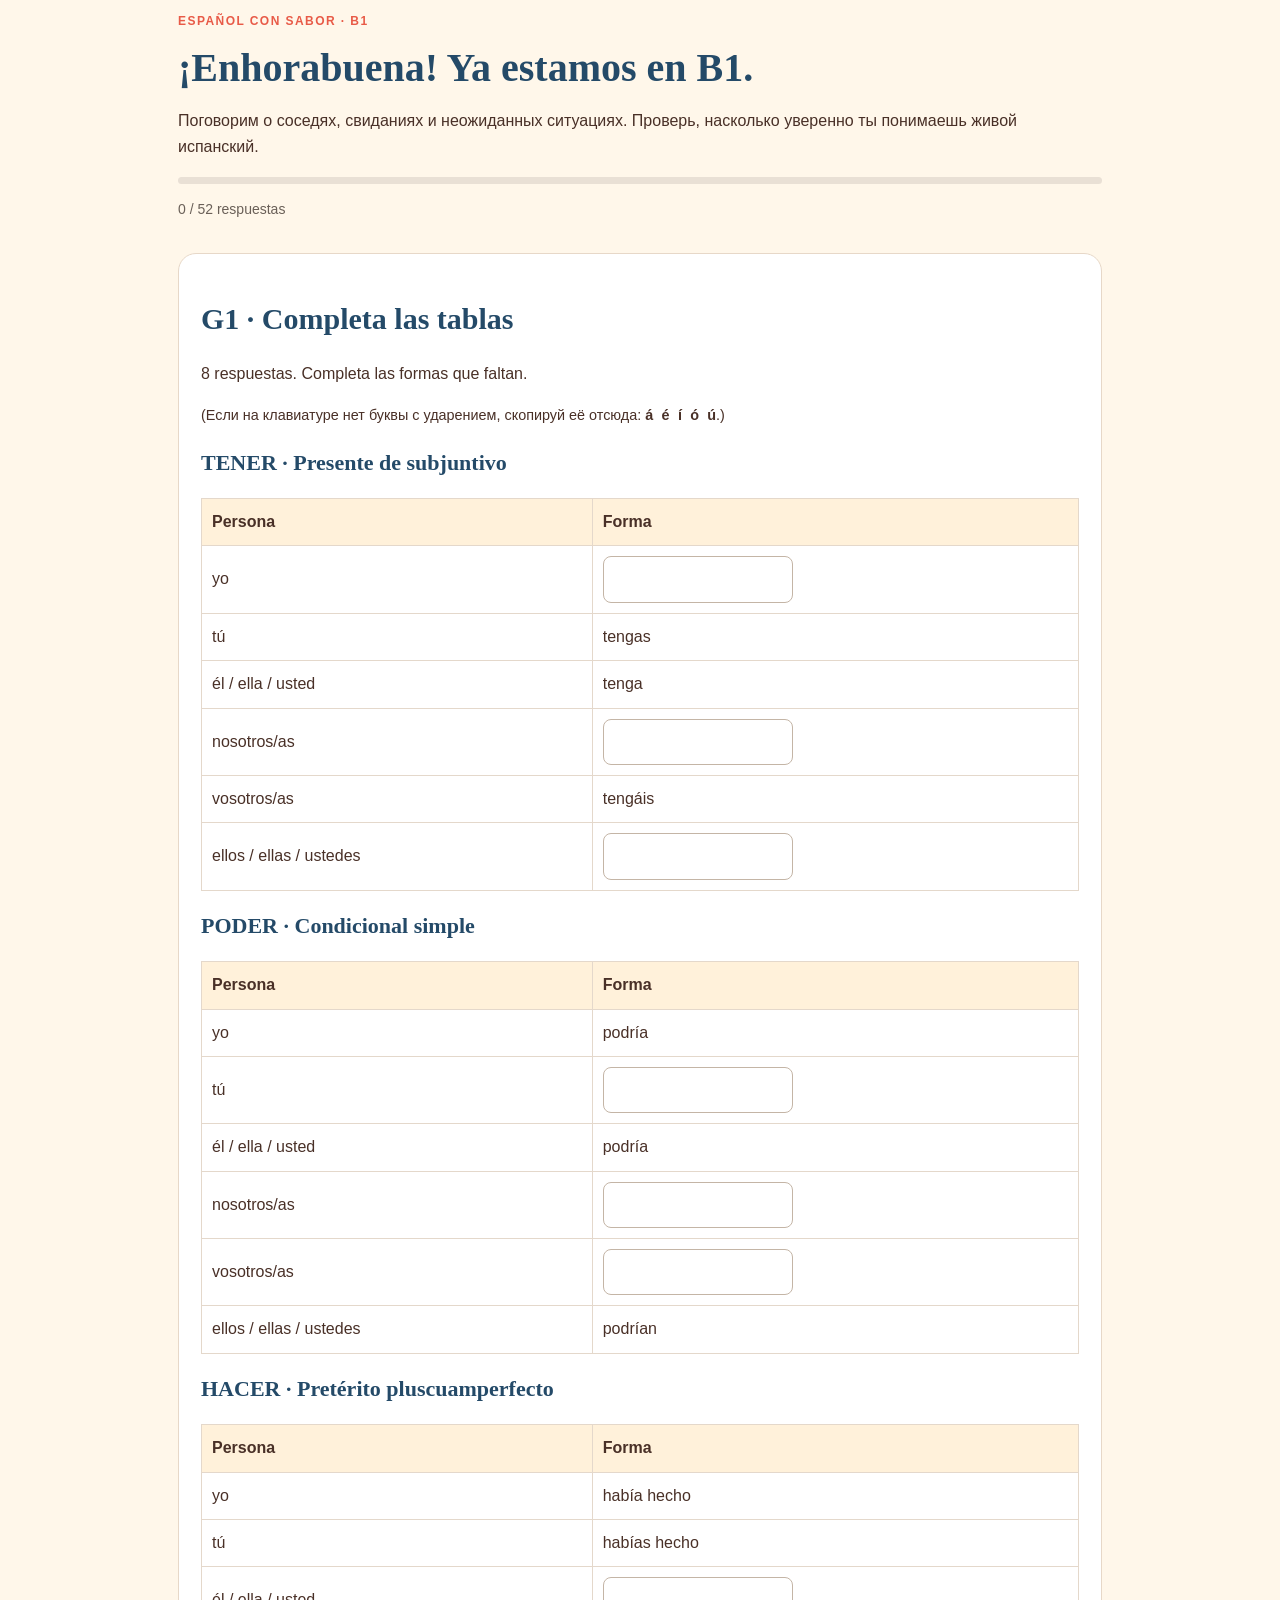
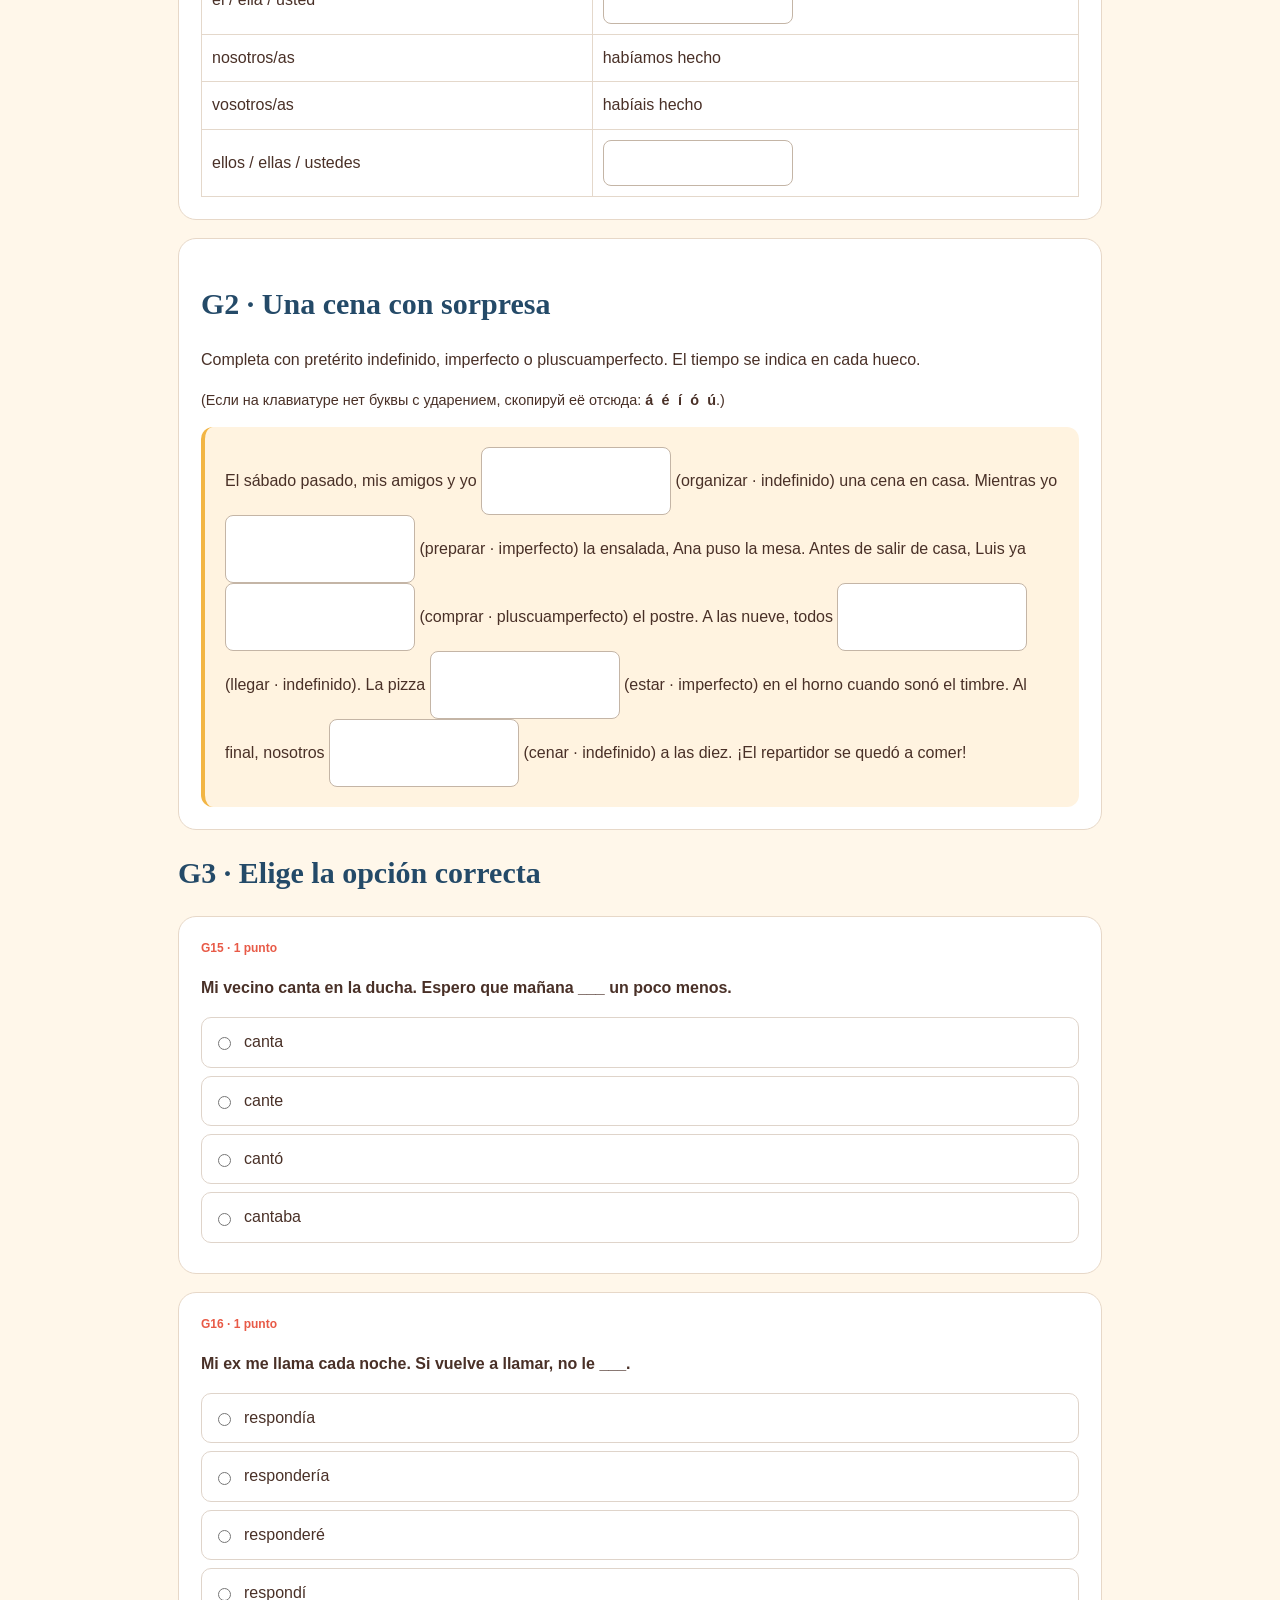
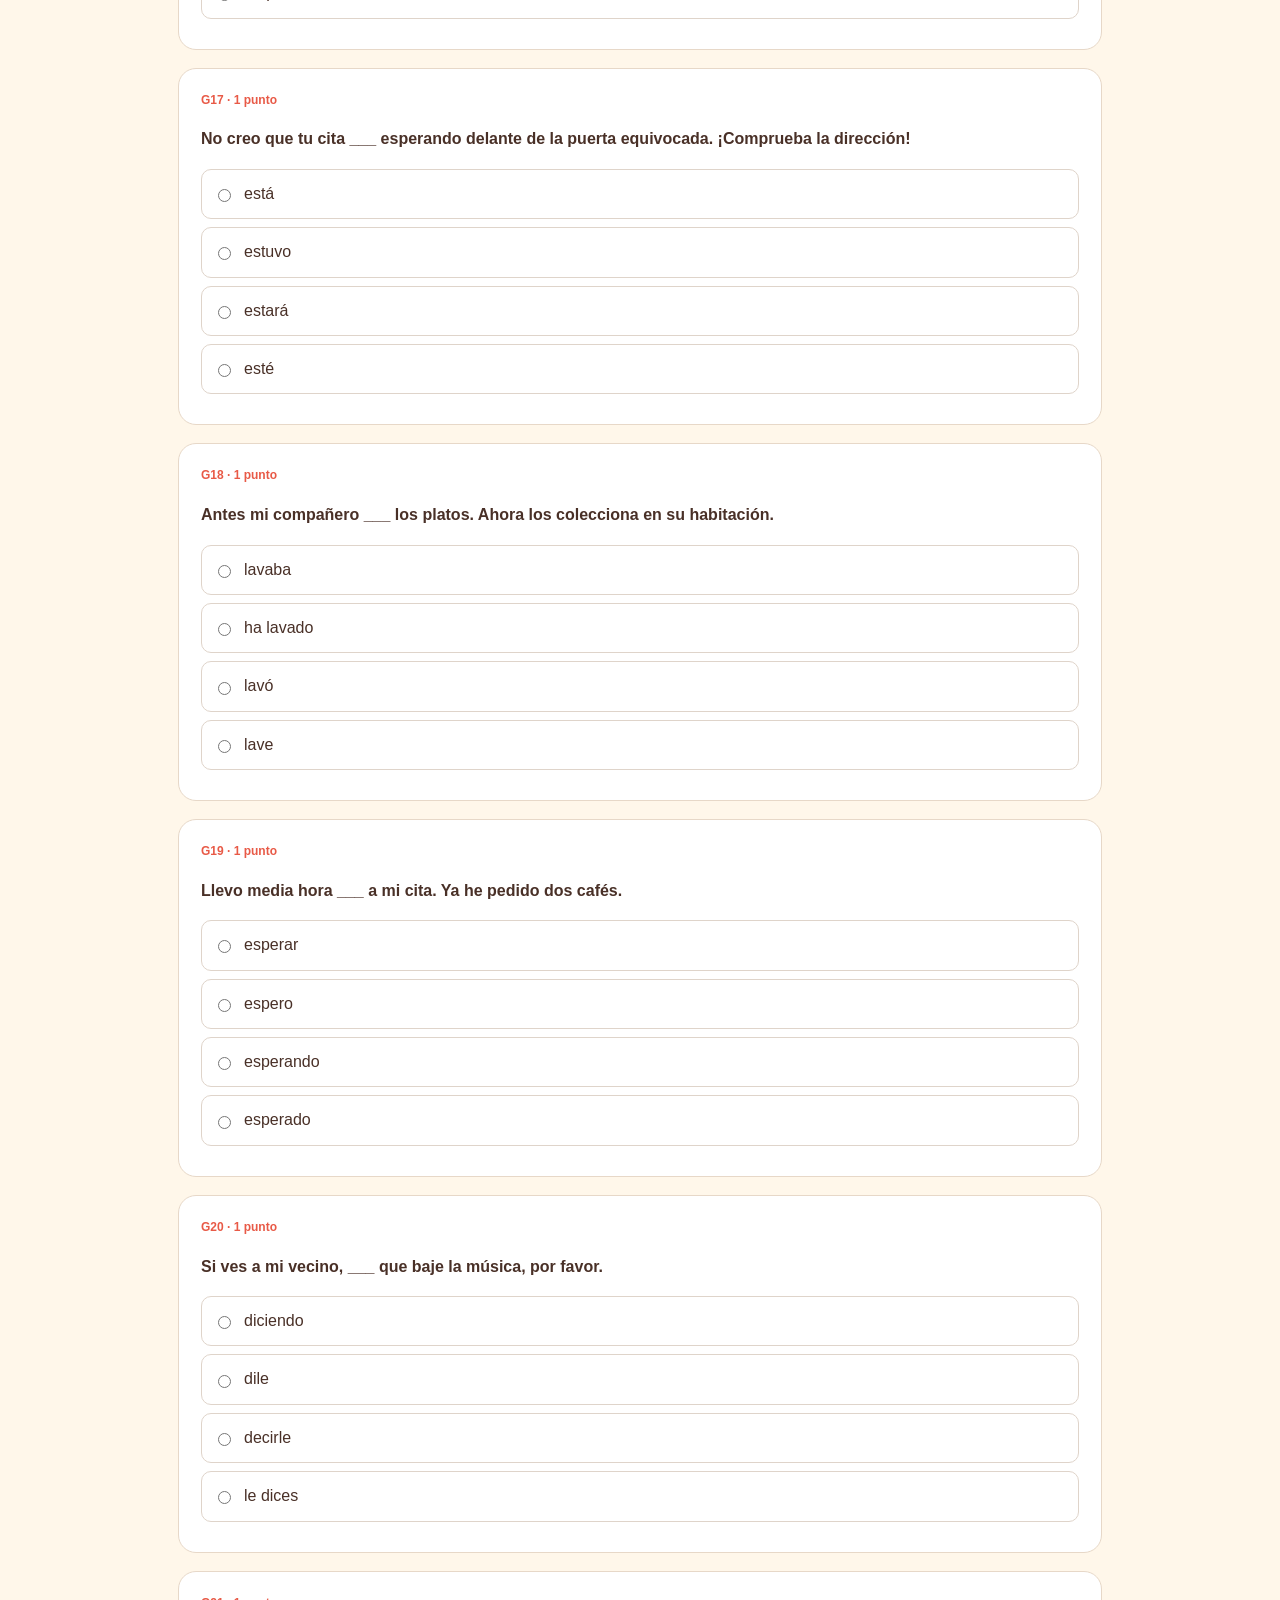
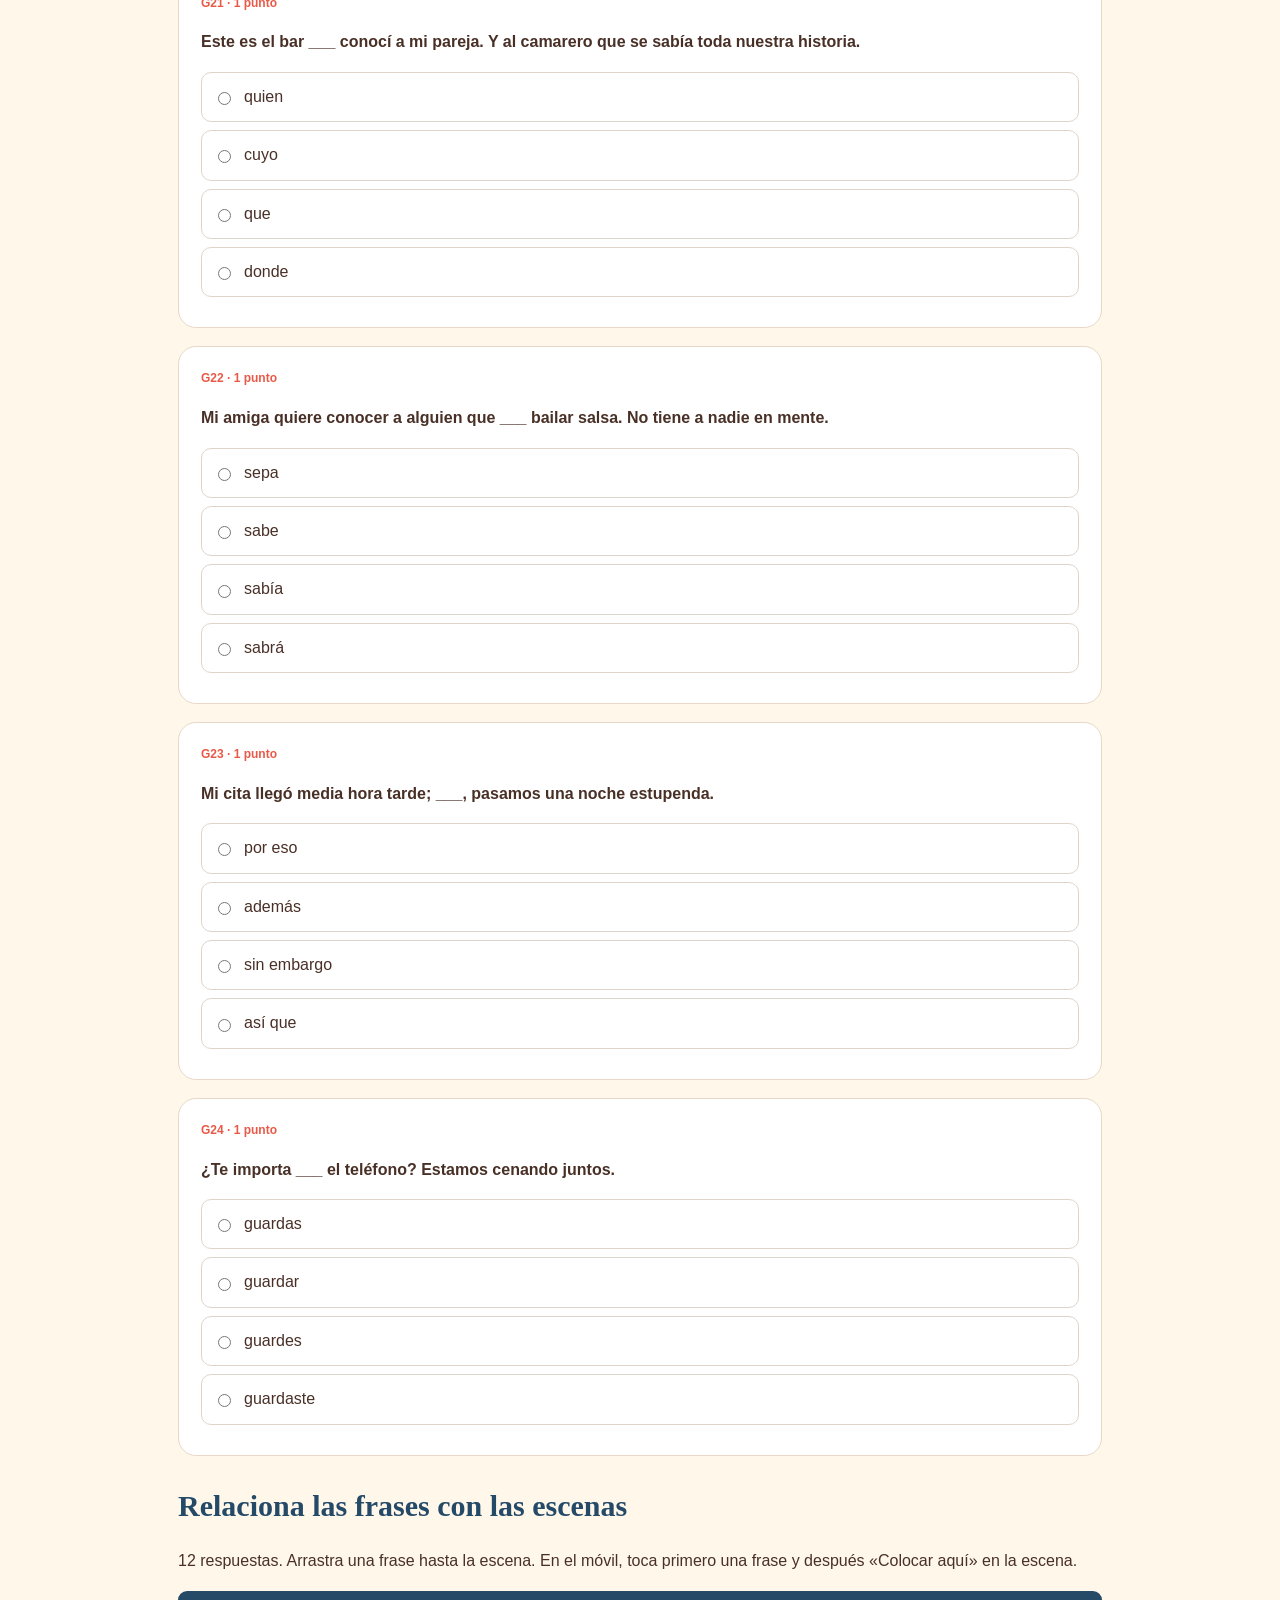
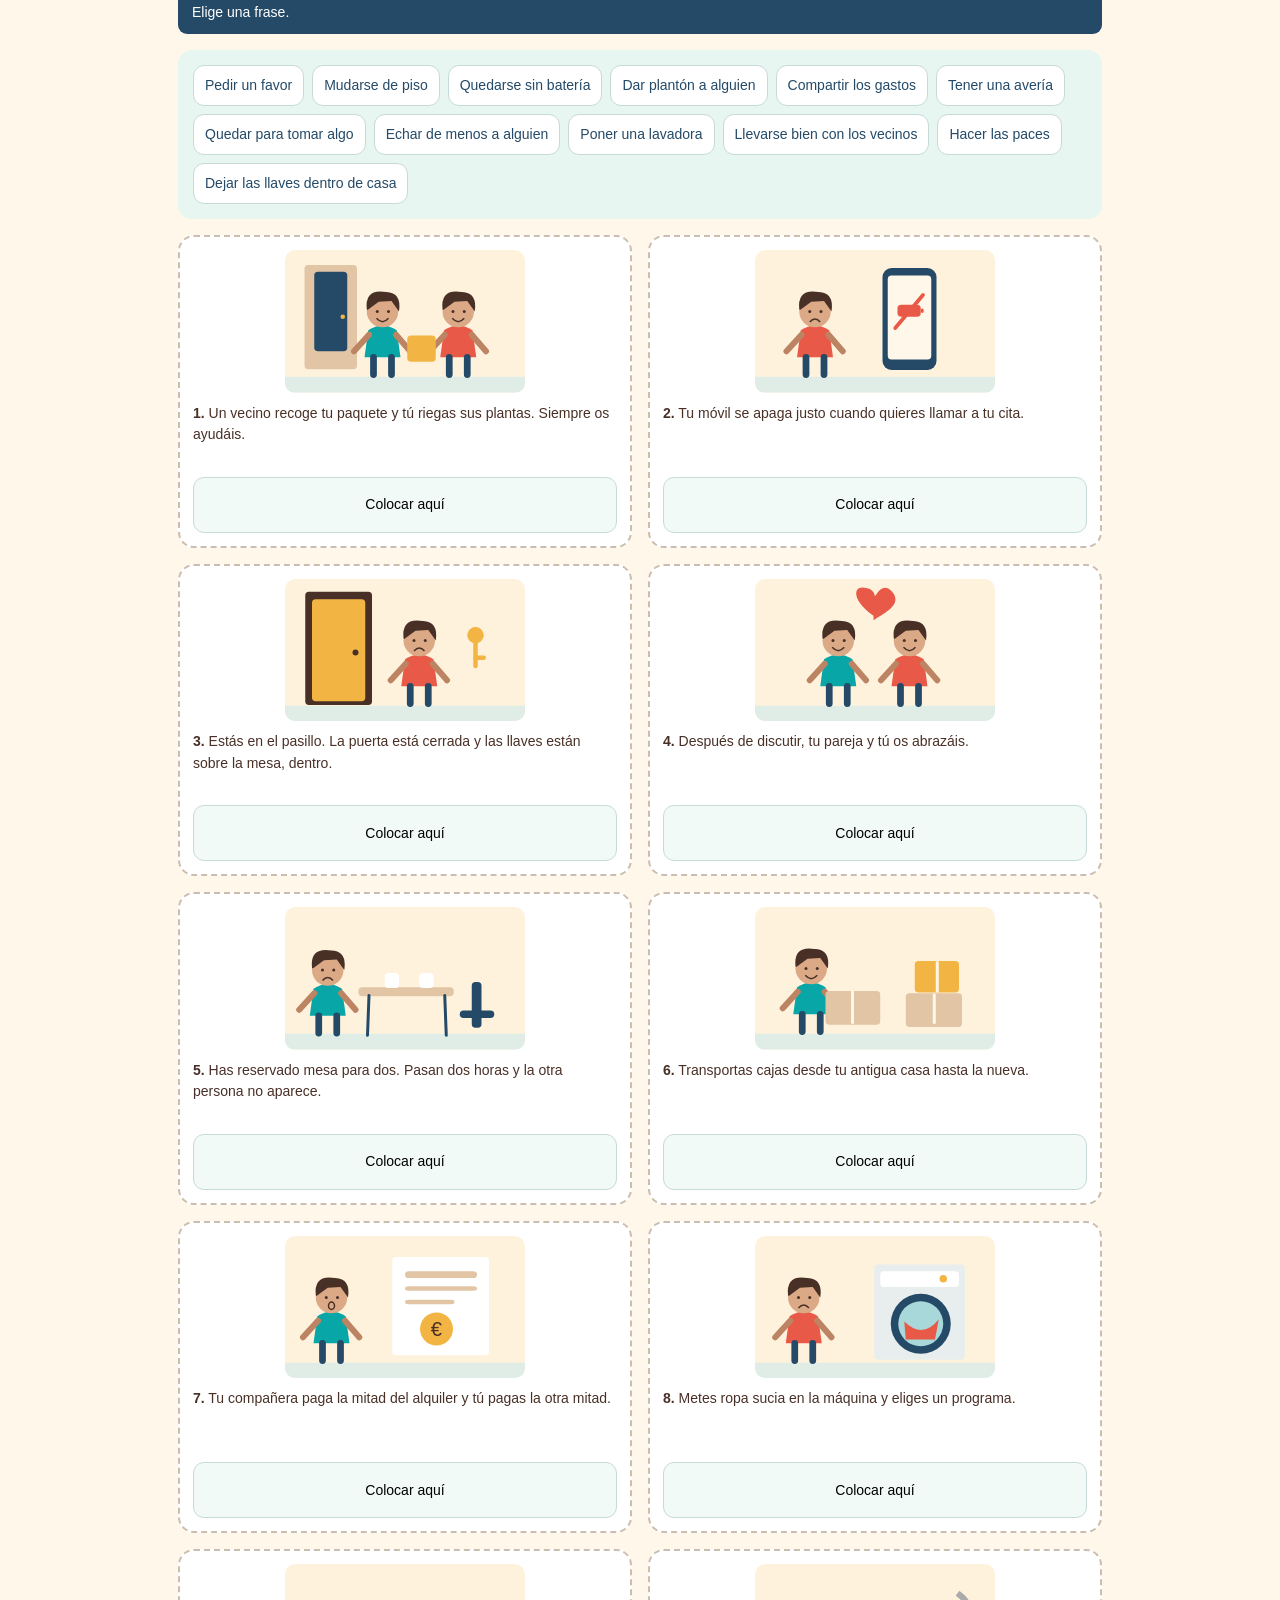
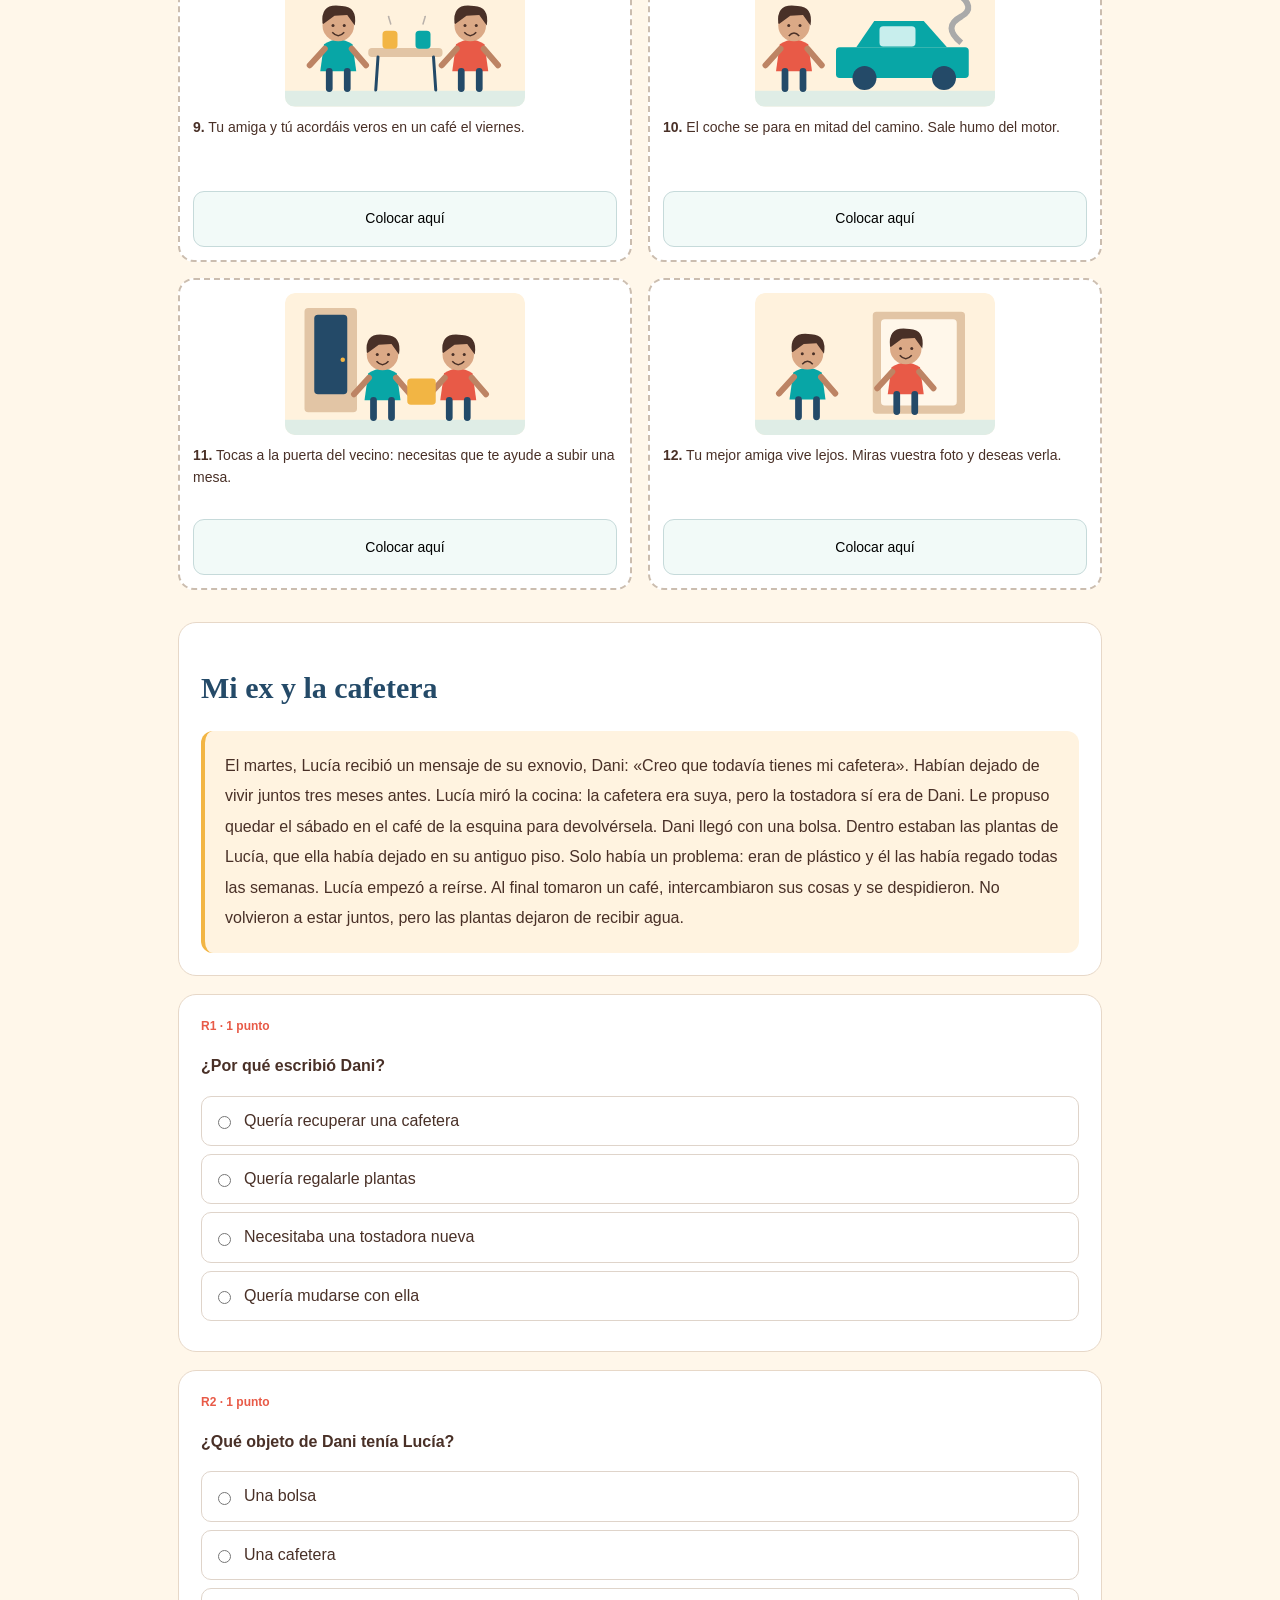
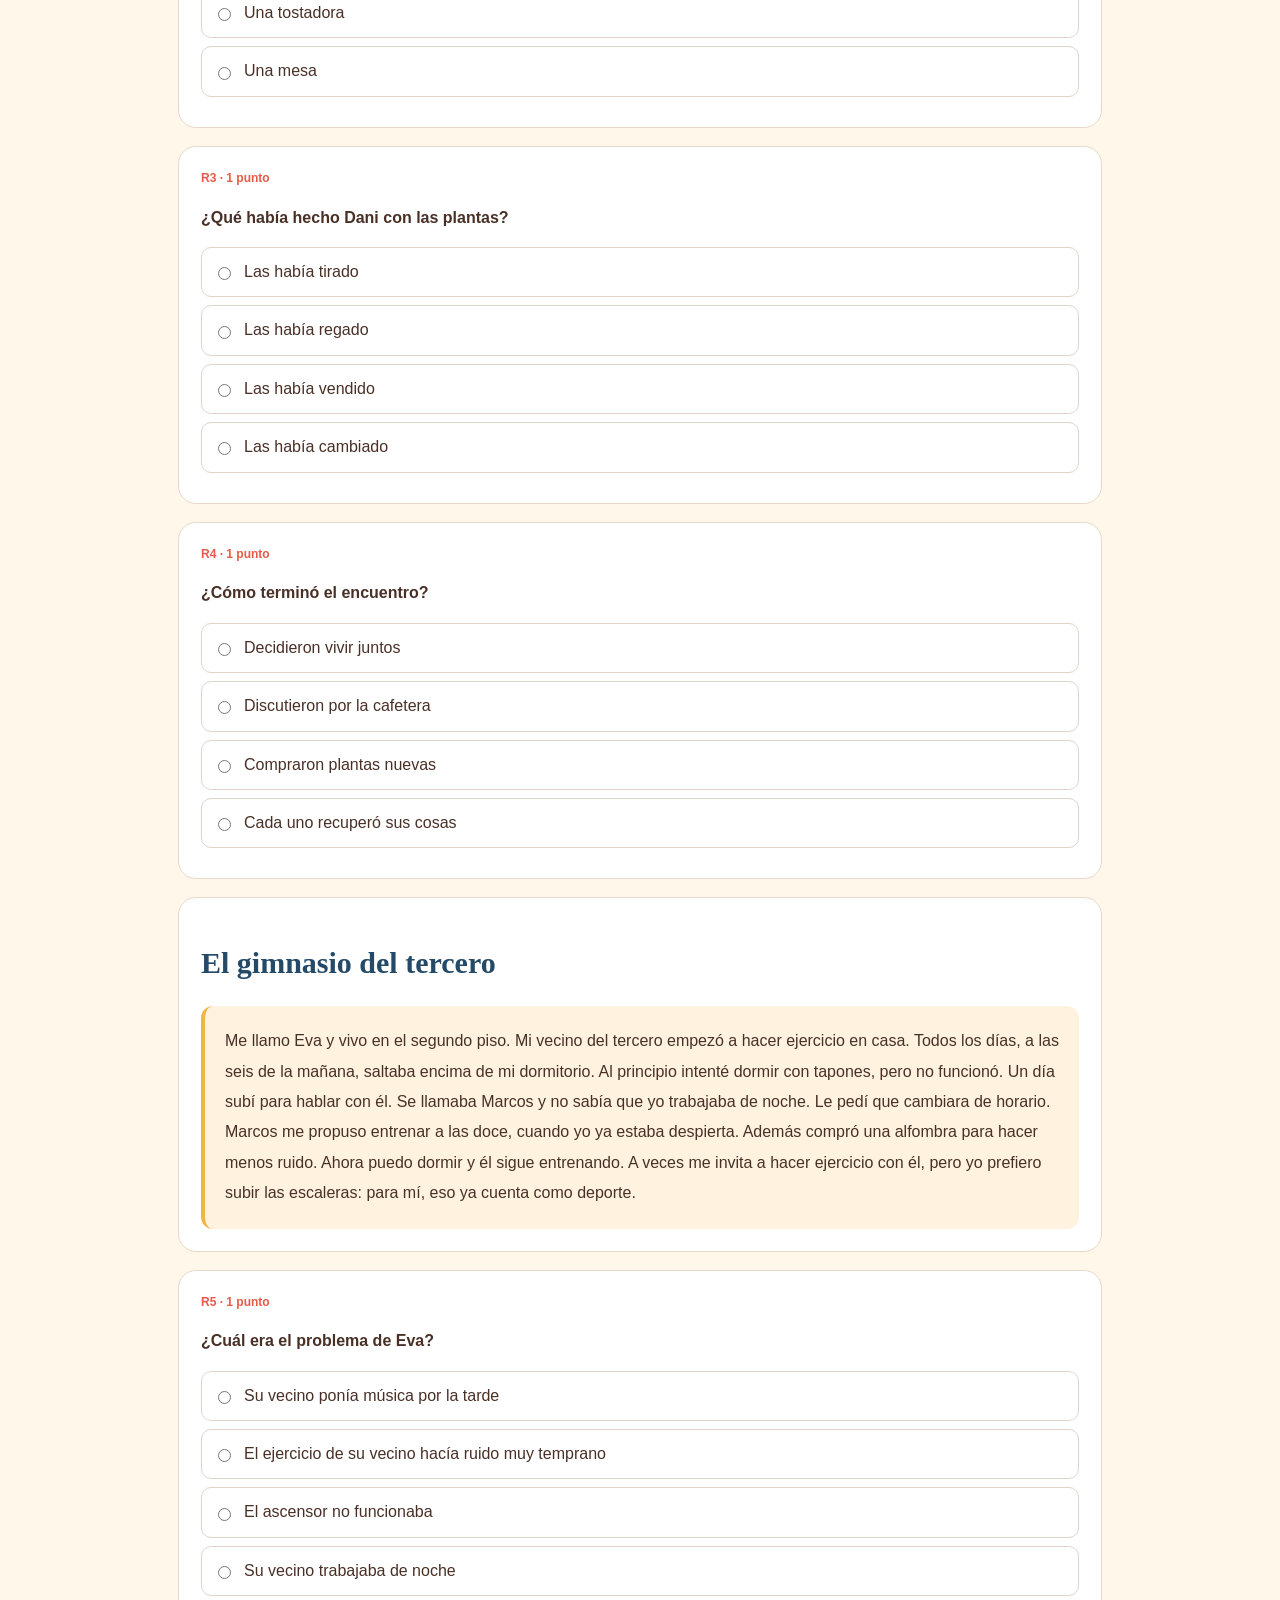
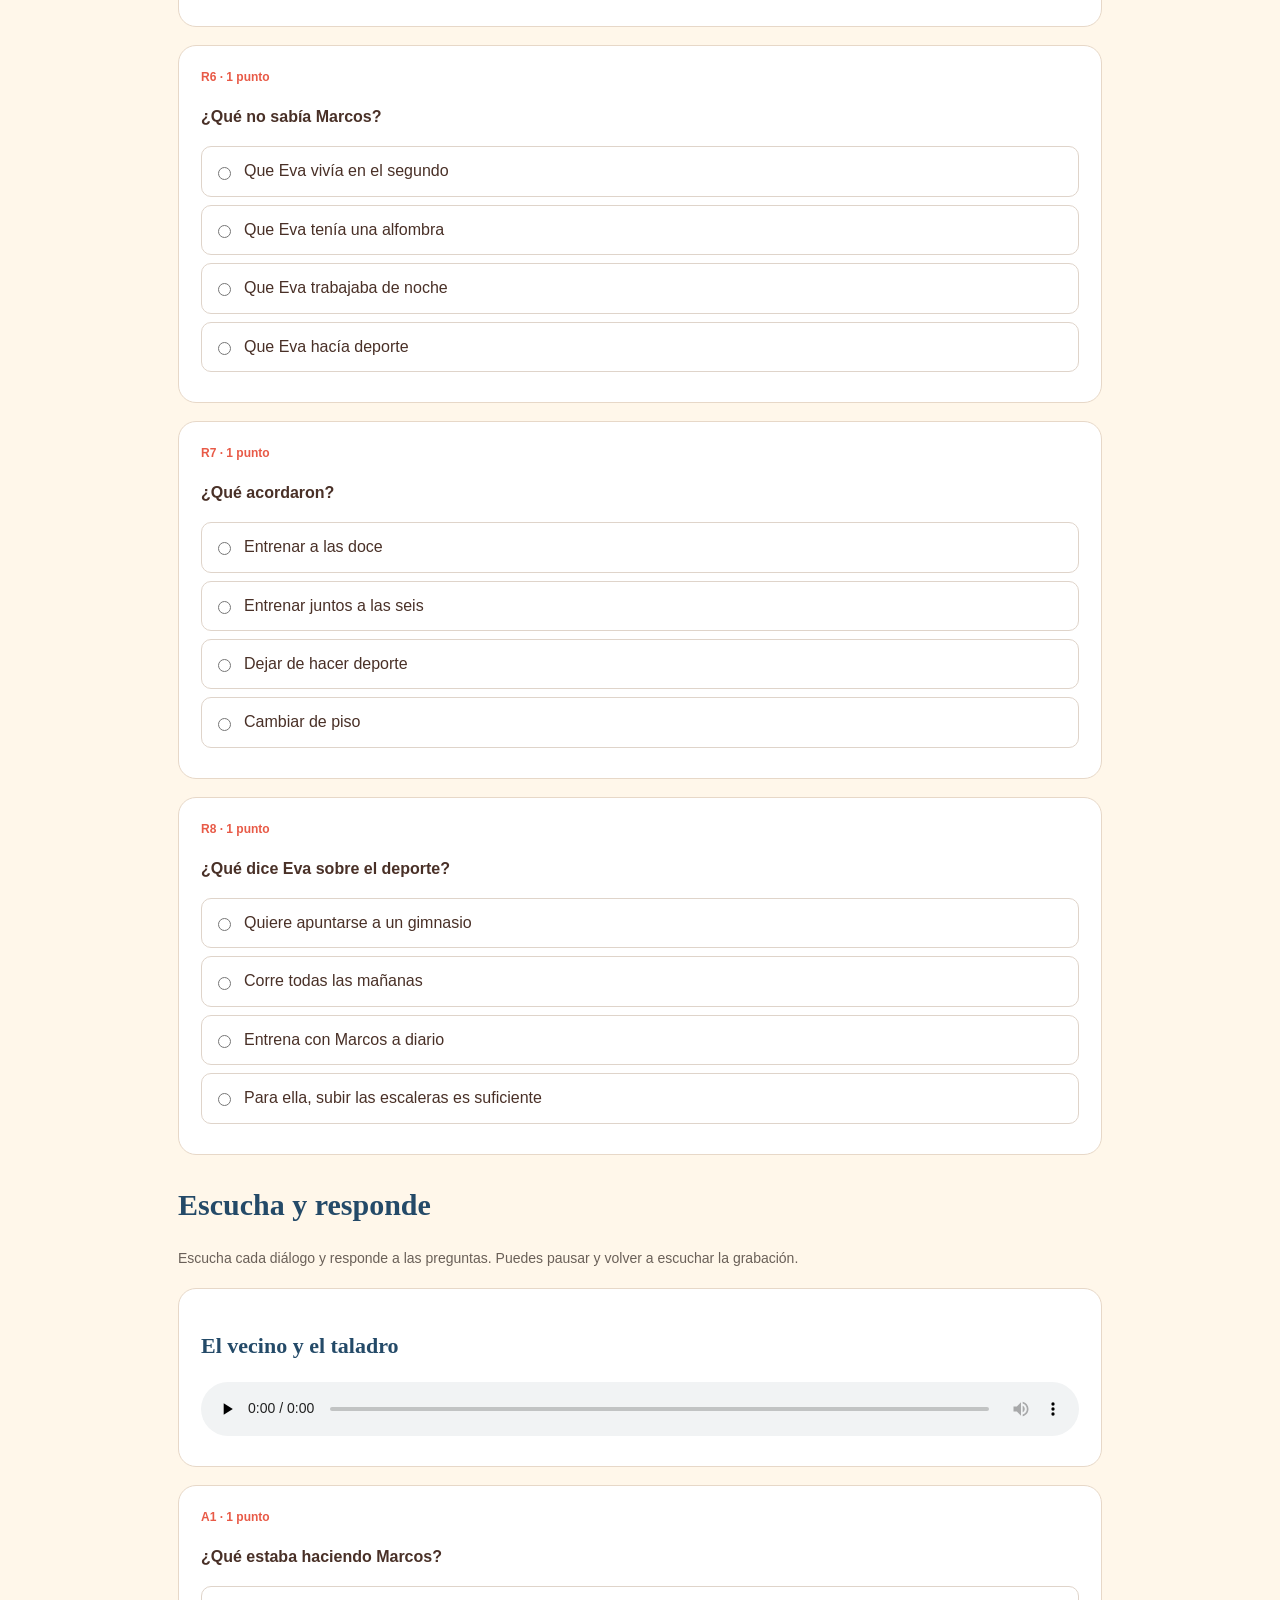
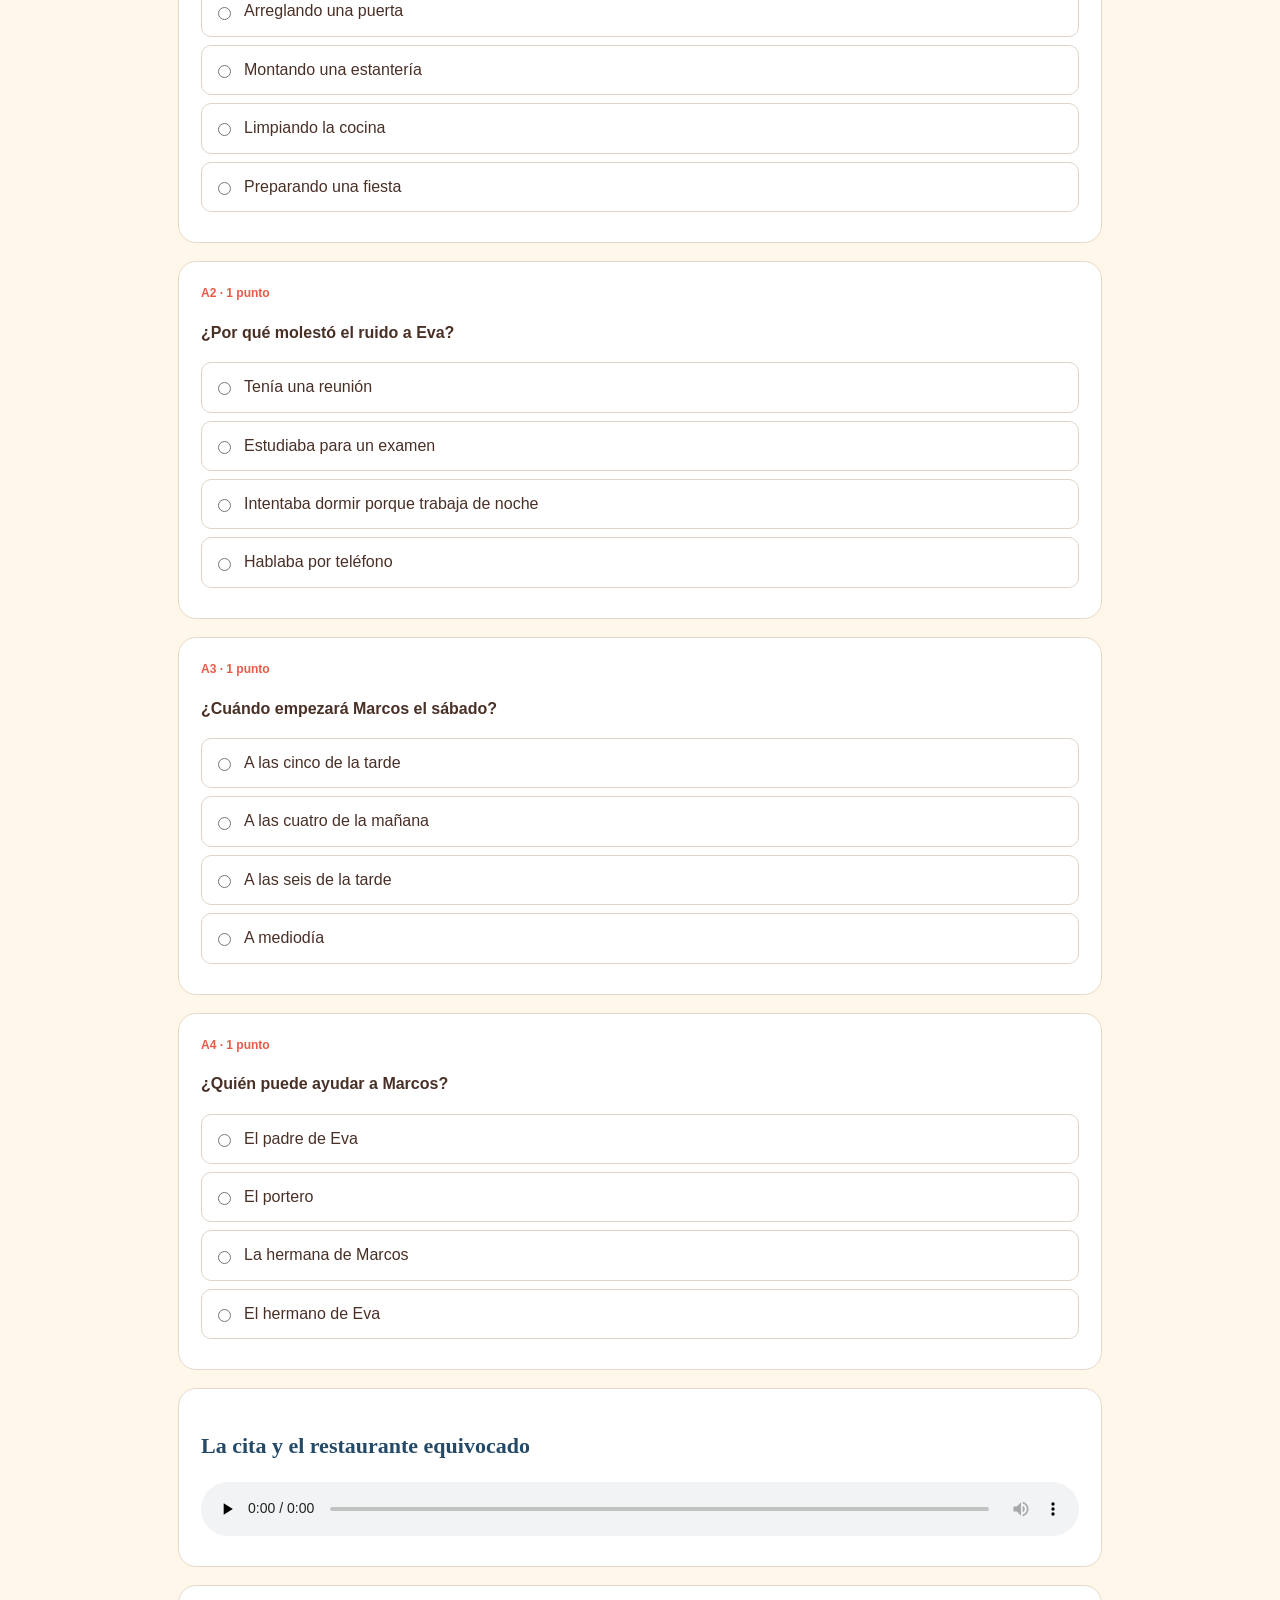
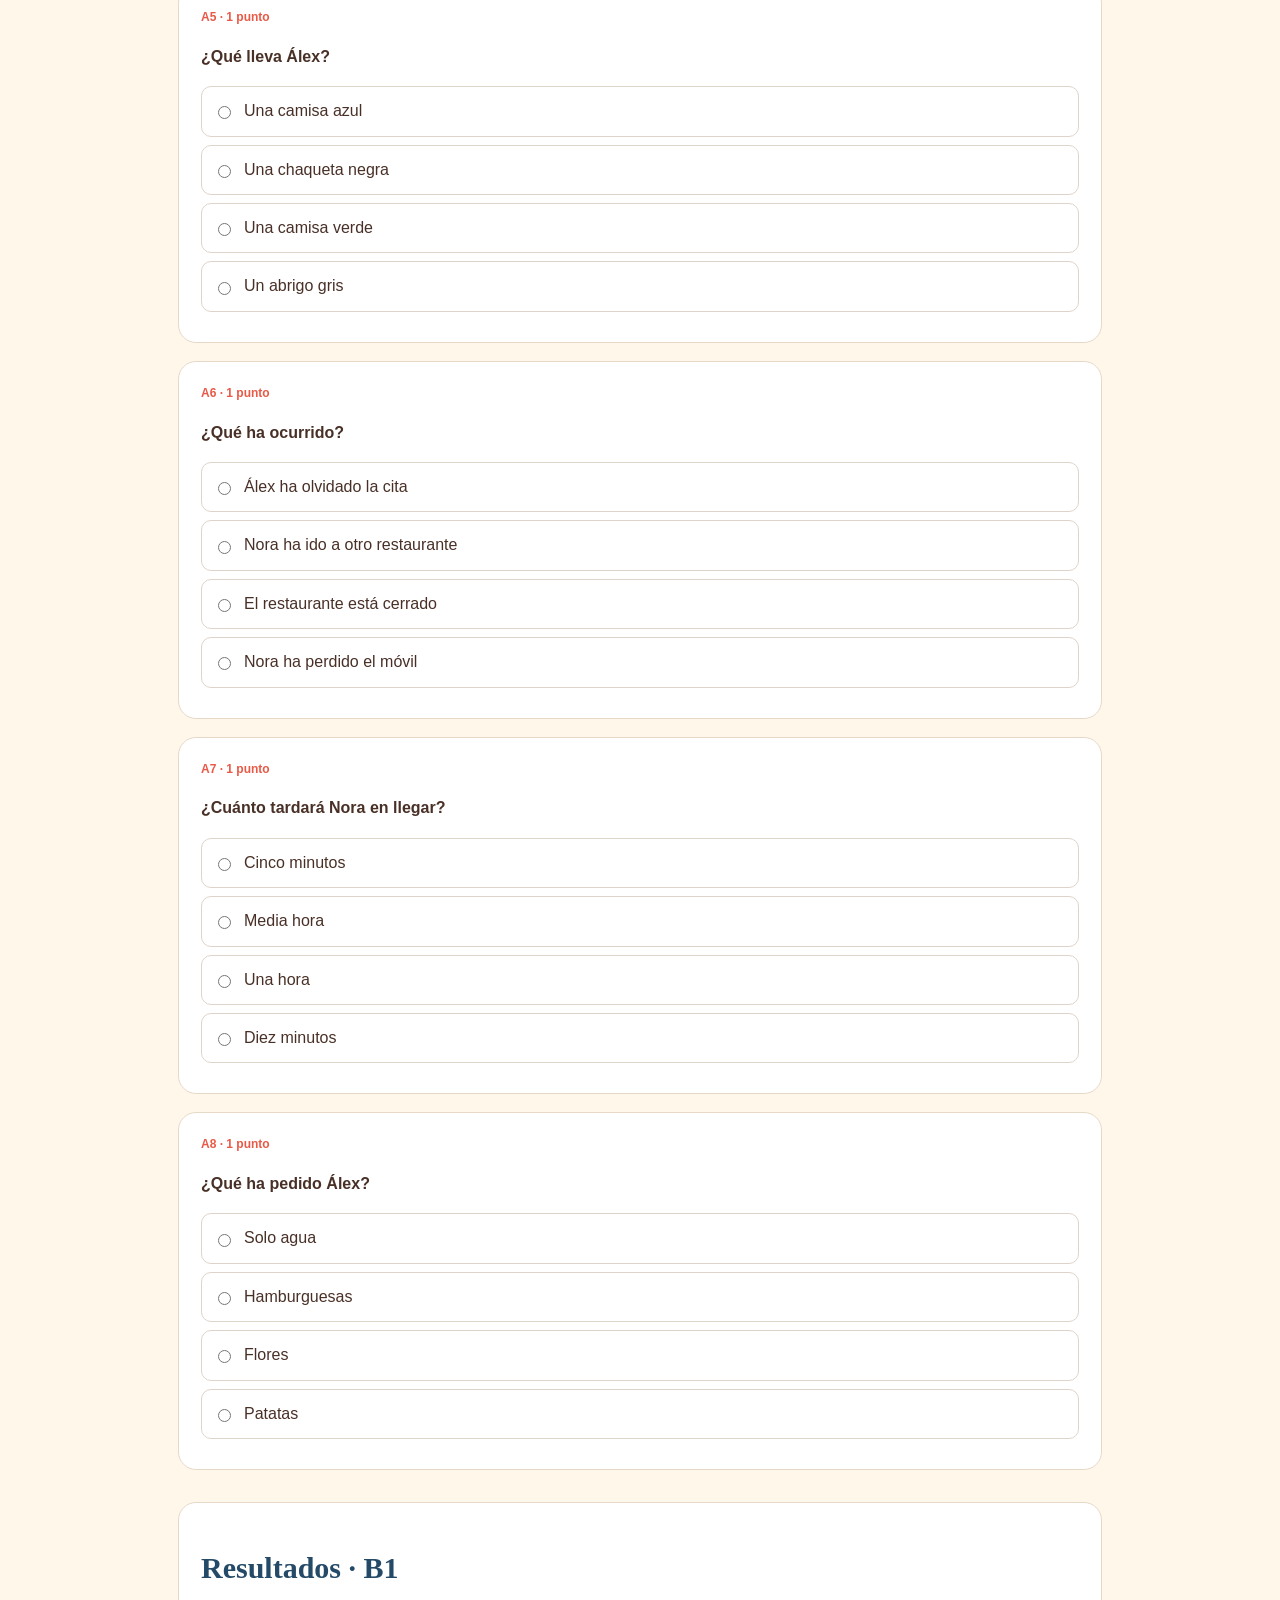
<file: b1.html>
<!doctype html><html lang="es"><head><meta charset="utf-8"><meta name="viewport" content="width=device-width,initial-scale=1"><title>Español con sabor · B1</title><style>
:root{--cream:#fff7ea;--blue:#244a68;--teal:#08a6a6;--coral:#e85a47;--mango:#f2b544;--ink:#493027}*{box-sizing:border-box}body{margin:0;background:var(--cream);color:var(--ink);font:16px/1.65 Montserrat,Arial,sans-serif}main{max-width:960px;margin:auto;padding:24px 18px 60px}h1,h2,h3{font-family:'Playfair Display',Georgia,serif;color:var(--blue);line-height:1.2}h1{font-size:42px;margin:12px 0}h2{font-size:30px}h3{font-size:22px}.kicker{font-size:12px;letter-spacing:.12em;text-transform:uppercase;font-weight:700;color:var(--coral)}.muted{font-size:14px;color:#6a6058}.card{padding:22px;margin:18px 0;border:1px solid #e7d8c8;background:#fff;border-radius:18px}.passage{padding:20px;background:#fff3e0;border-left:4px solid var(--mango);border-radius:12px;line-height:1.9}button{font:inherit;cursor:pointer;padding:10px 15px;border:1px solid #c6dada;color:var(--blue);border-radius:11px;background:#fff}button.primary{background:var(--teal);color:#fff;border-color:var(--teal)}button:focus-visible,input:focus-visible{outline:3px solid var(--mango);outline-offset:3px}button:disabled{opacity:.45;cursor:default}.tabs{display:flex;gap:8px;flex-wrap:wrap;margin:18px 0}.tabs button.active{background:var(--blue);color:white}.progress{height:7px;background:#e9e0d5;border-radius:10px;overflow:hidden}.progress>div{height:100%;background:var(--teal);transition:width .15s}.opt{display:flex;gap:10px;align-items:center;border:1px solid #dfd4ca;border-radius:10px;padding:11px;margin:8px 0;cursor:pointer}.opt:has(input:checked){background:#e6f6f3;border-color:var(--teal)}input[type=radio]{accent-color:var(--teal)}.num{color:var(--coral);font-size:12px;font-weight:700}.conj-wrap{overflow-x:auto}table{border-collapse:collapse;width:100%;min-width:410px}td,th{border:1px solid #e4d8cb;padding:10px;text-align:left}th{background:#fff1da}input.fill{font:inherit;padding:9px;border:1px solid #c4b5a6;border-radius:8px;width:190px;max-width:100%}.story{line-height:3}.bank{display:flex;gap:8px;flex-wrap:wrap;padding:15px;background:#e8f6f2;border-radius:14px;margin:16px 0}.phrase{font-size:14px;text-align:left;padding:8px 11px;touch-action:manipulation;cursor:grab}.phrase.selected{background:var(--blue);color:#fff}.phrase.used{border-style:dashed;color:#7a746d;background:#f5f4f1}.scenes{display:grid;grid-template-columns:repeat(2,minmax(0,1fr));gap:16px}.scene{border:2px dashed #cbbdaf;background:#fff;border-radius:16px;padding:13px;min-width:0}.scene.has{border-style:solid;border-color:var(--teal)}.scene.over{background:#fff0cb;border-color:var(--mango)}.scene svg{display:block;width:100%;max-width:240px;height:auto;margin-inline:auto;border-radius:10px}.scene p{font-size:14px;line-height:1.55;margin:10px 0;min-height:64px}.dropbutton{width:100%;font-size:14px;background:#f2faf8;min-height:56px}.clear{font-size:12px;padding:3px 8px;float:right;margin-top:5px}.selected-note{position:sticky;top:0;background:var(--blue);color:#fff;padding:10px 14px;border-radius:9px;z-index:3;font-size:14px}.footer-nav{display:flex;justify-content:space-between;gap:12px;margin:20px 0}.score{font:bold 36px Georgia;color:var(--teal)}.audio-status{display:block;min-height:25px;font-size:14px;color:var(--blue)}details{margin:16px 0}summary{cursor:pointer}audio{width:100%}.review-row{border-bottom:1px solid #ddd;padding:12px 0}.wrong{color:#9d3040}.good{color:#197363}@media(max-width:600px){main{padding:18px 10px 40px}.card{padding:16px}.scenes{grid-template-columns:1fr}.scene{display:grid;grid-template-columns:minmax(84px,38%) minmax(0,1fr);gap:8px 10px;align-items:center}.scene p{min-height:0;margin:0}.scene .dropbutton,.scene .clear{grid-column:1/-1}h1{font-size:34px}.tabs button{font-size:13px;padding:8px}.bank{max-height:280px;overflow-y:auto}.phrase{font-size:13px}}
</style><style>body{overflow-x:hidden}audio{width:100%;max-width:100%}main{padding-top:12px}h1{font-size:clamp(27px,5vw,40px)}header{padding-top:10px}#results{display:none}</style><style>/* Assigned answers must stay readable on all devices. */.pic,.pic .assigned,.pic .assigned *,.pic select,.pic select option,.scene.has .dropbutton,.dropbutton,.word-zone .chip{color:#000!important;-webkit-text-fill-color:#000!important}.nav{scroll-margin-top:12px}.bottom{position:relative;z-index:2}</style><style>.test-section{margin-top:32px}</style><style>.accent-hint{font-size:.9rem}.accent-hint strong{white-space:nowrap;word-spacing:.3em;user-select:text;-webkit-user-select:text}</style></head><body><main><div class="kicker">Español con sabor · B1</div><h1>¡Enhorabuena! Ya estamos en B1.</h1><p>Поговорим о соседях, свиданиях и неожиданных ситуациях. Проверь, насколько уверенно ты понимаешь живой испанский.</p><div class="progress"><div id="progress"></div></div><p id="count" class="muted"></p><div id="content"></div></main><script>const RECORDINGS=["./b1-1.mp3", "./b1-2.mp3"];</script><script>
const D={"level": "B1", "grammar": {"tables": [["TENER", "Presente de subjuntivo", ["tenga", "tengas", "tenga", "tengamos", "tengáis", "tengan"], [0, 3, 5]], ["PODER", "Condicional simple", ["podría", "podrías", "podría", "podríamos", "podríais", "podrían"], [1, 3, 4]], ["HACER", "Pretérito pluscuamperfecto", ["había hecho", "habías hecho", "había hecho", "habíamos hecho", "habíais hecho", "habían hecho"], [2, 5]]], "title": "Una cena con sorpresa", "instruction": "Completa con pretérito indefinido, imperfecto o pluscuamperfecto. El tiempo se indica en cada hueco.", "parts": ["El sábado pasado, mis amigos y yo ", " (organizar · indefinido) una cena en casa. Mientras yo ", " (preparar · imperfecto) la ensalada, Ana puso la mesa. Antes de salir de casa, Luis ya ", " (comprar · pluscuamperfecto) el postre. A las nueve, todos ", " (llegar · indefinido). La pizza ", " (estar · imperfecto) en el horno cuando sonó el timbre. Al final, nosotros ", " (cenar · indefinido) a las diez. ¡El repartidor se quedó a comer!"], "answers": ["organizamos", "preparaba", "había comprado", "llegaron", "estaba", "cenamos"], "keys": ["tenga", "tengamos", "tengan", "podrías", "podríamos", "podríais", "había hecho", "habían hecho", "organizamos", "preparaba", "había comprado", "llegaron", "estaba", "cenamos"]}, "phrases": [{"phrase": "Llevarse bien con los vecinos", "scene": "Un vecino recoge tu paquete y tú riegas sus plantas. Siempre os ayudáis.", "kind": "neighbors"}, {"phrase": "Quedarse sin batería", "scene": "Tu móvil se apaga justo cuando quieres llamar a tu cita.", "kind": "phone"}, {"phrase": "Dejar las llaves dentro de casa", "scene": "Estás en el pasillo. La puerta está cerrada y las llaves están sobre la mesa, dentro.", "kind": "door"}, {"phrase": "Hacer las paces", "scene": "Después de discutir, tu pareja y tú os abrazáis.", "kind": "couple"}, {"phrase": "Dar plantón a alguien", "scene": "Has reservado mesa para dos. Pasan dos horas y la otra persona no aparece.", "kind": "date"}, {"phrase": "Mudarse de piso", "scene": "Transportas cajas desde tu antigua casa hasta la nueva.", "kind": "boxes"}, {"phrase": "Compartir los gastos", "scene": "Tu compañera paga la mitad del alquiler y tú pagas la otra mitad.", "kind": "bills"}, {"phrase": "Poner una lavadora", "scene": "Metes ropa sucia en la máquina y eliges un programa.", "kind": "washer"}, {"phrase": "Quedar para tomar algo", "scene": "Tu amiga y tú acordáis veros en un café el viernes.", "kind": "coffee"}, {"phrase": "Tener una avería", "scene": "El coche se para en mitad del camino. Sale humo del motor.", "kind": "car"}, {"phrase": "Pedir un favor", "scene": "Tocas a la puerta del vecino: necesitas que te ayude a subir una mesa.", "kind": "help"}, {"phrase": "Echar de menos a alguien", "scene": "Tu mejor amiga vive lejos. Miras vuestra foto y deseas verla.", "kind": "photo"}], "choice": [{"prompt": "Mi vecino canta en la ducha. Espero que mañana ___ un poco menos.", "options": ["canta", "cante", "cantó", "cantaba"], "correct": 1}, {"prompt": "Mi ex me llama cada noche. Si vuelve a llamar, no le ___.", "options": ["respondía", "respondería", "responderé", "respondí"], "correct": 2}, {"prompt": "No creo que tu cita ___ esperando delante de la puerta equivocada. ¡Comprueba la dirección!", "options": ["está", "estuvo", "estará", "esté"], "correct": 3}, {"prompt": "Antes mi compañero ___ los platos. Ahora los colecciona en su habitación.", "options": ["lavaba", "ha lavado", "lavó", "lave"], "correct": 0}, {"prompt": "Llevo media hora ___ a mi cita. Ya he pedido dos cafés.", "options": ["esperar", "espero", "esperando", "esperado"], "correct": 2}, {"prompt": "Si ves a mi vecino, ___ que baje la música, por favor.", "options": ["diciendo", "dile", "decirle", "le dices"], "correct": 1}, {"prompt": "Este es el bar ___ conocí a mi pareja. Y al camarero que se sabía toda nuestra historia.", "options": ["quien", "cuyo", "que", "donde"], "correct": 3}, {"prompt": "Mi amiga quiere conocer a alguien que ___ bailar salsa. No tiene a nadie en mente.", "options": ["sepa", "sabe", "sabía", "sabrá"], "correct": 0}, {"prompt": "Mi cita llegó media hora tarde; ___, pasamos una noche estupenda.", "options": ["por eso", "además", "sin embargo", "así que"], "correct": 2}, {"prompt": "¿Te importa ___ el teléfono? Estamos cenando juntos.", "options": ["guardas", "guardar", "guardes", "guardaste"], "correct": 1}], "readings": [{"title": "Mi ex y la cafetera", "text": "El martes, Lucía recibió un mensaje de su exnovio, Dani: «Creo que todavía tienes mi cafetera». Habían dejado de vivir juntos tres meses antes. Lucía miró la cocina: la cafetera era suya, pero la tostadora sí era de Dani. Le propuso quedar el sábado en el café de la esquina para devolvérsela. Dani llegó con una bolsa. Dentro estaban las plantas de Lucía, que ella había dejado en su antiguo piso. Solo había un problema: eran de plástico y él las había regado todas las semanas. Lucía empezó a reírse. Al final tomaron un café, intercambiaron sus cosas y se despidieron. No volvieron a estar juntos, pero las plantas dejaron de recibir agua.", "questions": [{"prompt": "¿Por qué escribió Dani?", "options": ["Quería recuperar una cafetera", "Quería regalarle plantas", "Necesitaba una tostadora nueva", "Quería mudarse con ella"], "correct": 0}, {"prompt": "¿Qué objeto de Dani tenía Lucía?", "options": ["Una bolsa", "Una cafetera", "Una tostadora", "Una mesa"], "correct": 2}, {"prompt": "¿Qué había hecho Dani con las plantas?", "options": ["Las había tirado", "Las había regado", "Las había vendido", "Las había cambiado"], "correct": 1}, {"prompt": "¿Cómo terminó el encuentro?", "options": ["Decidieron vivir juntos", "Discutieron por la cafetera", "Compraron plantas nuevas", "Cada uno recuperó sus cosas"], "correct": 3}]}, {"title": "El gimnasio del tercero", "text": "Me llamo Eva y vivo en el segundo piso. Mi vecino del tercero empezó a hacer ejercicio en casa. Todos los días, a las seis de la mañana, saltaba encima de mi dormitorio. Al principio intenté dormir con tapones, pero no funcionó. Un día subí para hablar con él. Se llamaba Marcos y no sabía que yo trabajaba de noche. Le pedí que cambiara de horario. Marcos me propuso entrenar a las doce, cuando yo ya estaba despierta. Además compró una alfombra para hacer menos ruido. Ahora puedo dormir y él sigue entrenando. A veces me invita a hacer ejercicio con él, pero yo prefiero subir las escaleras: para mí, eso ya cuenta como deporte.", "questions": [{"prompt": "¿Cuál era el problema de Eva?", "options": ["Su vecino ponía música por la tarde", "El ejercicio de su vecino hacía ruido muy temprano", "El ascensor no funcionaba", "Su vecino trabajaba de noche"], "correct": 1}, {"prompt": "¿Qué no sabía Marcos?", "options": ["Que Eva vivía en el segundo", "Que Eva tenía una alfombra", "Que Eva trabajaba de noche", "Que Eva hacía deporte"], "correct": 2}, {"prompt": "¿Qué acordaron?", "options": ["Entrenar a las doce", "Entrenar juntos a las seis", "Dejar de hacer deporte", "Cambiar de piso"], "correct": 0}, {"prompt": "¿Qué dice Eva sobre el deporte?", "options": ["Quiere apuntarse a un gimnasio", "Corre todas las mañanas", "Entrena con Marcos a diario", "Para ella, subir las escaleras es suficiente"], "correct": 3}]}], "audio": [{"title": "El vecino y el taladro", "lines": [["Eva", "Hola, Marcos. ¿Tienes un minuto? Ayer había mucho ruido en tu piso."], ["Marcos", "Sí, monté una estantería. Lo siento. ¿Trabajabas desde casa?"], ["Eva", "No, intentaba dormir. Esta semana trabajo de noche."], ["Marcos", "No lo sabía. Todavía tengo que poner dos estantes."], ["Eva", "¿Puedes hacerlo por la tarde? A las cuatro de la tarde ya estoy despierta."], ["Marcos", "Claro. El sábado empezaré a las cinco de la tarde y terminaré antes de las seis de la tarde."], ["Eva", "Perfecto. Y si necesitas ayuda, mi hermano puede ir."], ["Marcos", "Gracias. Por cierto, si no estás muy enojada conmigo, ¿podemos salir a tomar un café juntos?"]], "questions": [{"prompt": "¿Qué estaba haciendo Marcos?", "options": ["Arreglando una puerta", "Montando una estantería", "Limpiando la cocina", "Preparando una fiesta"], "correct": 1}, {"prompt": "¿Por qué molestó el ruido a Eva?", "options": ["Tenía una reunión", "Estudiaba para un examen", "Intentaba dormir porque trabaja de noche", "Hablaba por teléfono"], "correct": 2}, {"prompt": "¿Cuándo empezará Marcos el sábado?", "options": ["A las cinco de la tarde", "A las cuatro de la mañana", "A las seis de la tarde", "A mediodía"], "correct": 0}, {"prompt": "¿Quién puede ayudar a Marcos?", "options": ["El padre de Eva", "El portero", "La hermana de Marcos", "El hermano de Eva"], "correct": 3}]}, {"title": "La cita y el restaurante equivocado", "lines": [["Nora", "Álex, estoy en la puerta. ¿Dónde estás?"], ["Álex", "Dentro, al lado de la ventana. Llevo una camisa verde."], ["Nora", "Aquí no hay ventanas. Y solo venden hamburguesas."], ["Álex", "¿Estás en La Terraza, en la calle Sol?"], ["Nora", "Estoy en La Ternera, en la calle Luna. Ahora entiendo el problema."], ["Álex", "No te preocupes. Está a diez minutos andando. Te espero."], ["Nora", "Voy para allá. ¿Ya has pedido algo?"], ["Álex", "Solo agua. Quería pedir flores, pero no aparecen en la carta."], ["Nora", "Mejor pide mucha carne. Las flores no me quitan el hambre."]], "questions": [{"prompt": "¿Qué lleva Álex?", "options": ["Una camisa azul", "Una chaqueta negra", "Una camisa verde", "Un abrigo gris"], "correct": 2}, {"prompt": "¿Qué ha ocurrido?", "options": ["Álex ha olvidado la cita", "Nora ha ido a otro restaurante", "El restaurante está cerrado", "Nora ha perdido el móvil"], "correct": 1}, {"prompt": "¿Cuánto tardará Nora en llegar?", "options": ["Cinco minutos", "Media hora", "Una hora", "Diez minutos"], "correct": 3}, {"prompt": "¿Qué ha pedido Álex?", "options": ["Solo agua", "Hamburguesas", "Flores", "Patatas"], "correct": 0}]}]};const sections=['Gramática','Frases e imágenes','Lectura','Escucha','Resultados'];let state={grammar:{},choices:{},matches:{},reading:{},audio:{}};try{const saved=JSON.parse(sessionStorage.getItem('sabor-live-v4-'+D.level)||'null');if(saved)state=saved}catch{}// Remap saved matches from the previous 20-scene layout.
const previousSceneIds=[0, 1, 3, 4, 5, 10, 11, 12, 14, 15, 16, 18];
if (!state.compactMatching) {
 const matches={};
 for (const [scene,phrase] of Object.entries(state.matches)) {
  const newScene=previousSceneIds.indexOf(Number(scene));
  const newPhrase=previousSceneIds.indexOf(Number(phrase));
  if(newScene!==-1&&newPhrase!==-1)matches[newScene]=newPhrase;
 }
 state.matches=matches;
 state.compactMatching=true;
}
const totals=[24,D.phrases.length,8,8];
const totalAnswers=totals.reduce((sum,count)=>sum+count,0);
let selected=null;let speaking=false;let speechRun=0;const $=id=>document.getElementById(id);const esc=s=>String(s??'').replace(/[&<>"']/g,c=>({'&':'&amp;','<':'&lt;','>':'&gt;','"':'&quot;',"'":'&#39;'}[c]));
function save(){try{sessionStorage.setItem('sabor-live-v4-'+D.level,JSON.stringify(state))}catch{}}
function resize(){parent.postMessage({kind:'sabor-size',level:D.level.toLowerCase(),height:Math.ceil(document.body.getBoundingClientRect().height)},'*')}
function filled(){return Object.values(state.grammar).filter(v=>v.trim()).length+Object.keys(state.choices).length+Object.keys(state.matches).length+Object.keys(state.reading).length+Object.keys(state.audio).length}
function update(){save();$('count').textContent=filled()+' / '+totalAnswers+' respuestas';$('progress').style.width=filled()/totalAnswers*100+'%';resize()}
const persons=['yo','tú','él / ella / usted','nosotros/as','vosotros/as','ellos / ellas / ustedes'];
function field(i){return '<input class="fill" autocomplete="off" spellcheck="false" data-input="'+i+'" aria-label="Gramática, respuesta '+(i+1)+'" value="'+esc(state.grammar[i]||'')+'">'}
function options(q,id,group,number){return '<div class="card"><div class="num">'+number+' · 1 punto</div><p><b>'+esc(q.prompt)+'</b></p>'+q.options.map((o,k)=>'<label class="opt"><input type="radio" name="'+group+id+'" data-group="'+group+'" data-id="'+id+'" value="'+k+'" '+(state[group][id]===k?'checked':'')+'>'+esc(o)+'</label>').join('')+'</div>'}
function grammar(){let i=0;let out='<div class="card"><h2>G1 · Completa las tablas</h2><p>8 respuestas. Completa las formas que faltan.</p><p class="accent-hint">(Если на клавиатуре нет буквы с ударением, скопируй её отсюда: <strong>á é í ó ú</strong>.)</p>';for(const t of D.grammar.tables){out+='<h3>'+esc(t[0])+' · '+esc(t[1])+'</h3><div class="conj-wrap"><table><tr><th>Persona</th><th>Forma</th></tr>';t[2].forEach((f,j)=>out+='<tr><td>'+persons[j]+'</td><td>'+(t[3].includes(j)?field(i++):esc(f))+'</td></tr>');out+='</table></div>';}out+='</div><div class="card"><h2>G2 · '+D.grammar.title+'</h2><p>'+D.grammar.instruction+'</p><p class="accent-hint">(Если на клавиатуре нет буквы с ударением, скопируй её отсюда: <strong>á é í ó ú</strong>.)</p><div class="passage story">';D.grammar.parts.forEach((p,j)=>{out+=esc(p);if(j<6)out+=field(i++)});out+='</div></div><h2>G3 · Elige la opción correcta</h2>';return out+D.choice.map((q,j)=>options(q,j,'choices','G'+(j+15))).join('')}
// Native SVG scenes are part of the interface; each includes a separate context for unambiguous matching.
function person(x,y,shirt='#08a6a6',mood='smile'){return '<g transform="translate('+x+' '+y+')"><path d="M-19 42 Q0 29 19 42 L24 78 H-24Z" fill="'+shirt+'"/><path d="M-12 78v23m24-23v23" stroke="#244a68" stroke-width="9" stroke-linecap="round"/><path d="M-18 48l-20 22m56-22 19 22" stroke="#bd8464" stroke-width="8" stroke-linecap="round"/><circle cy="17" r="21" fill="#dba986"/><path d="M-21 14Q-24-14 5-9Q26-8 22 17L12 3-5 4-20 15" fill="#493027"/><circle cx="-7" cy="17" r="2" fill="#493027"/><circle cx="8" cy="17" r="2" fill="#493027"/><path d="'+(mood==='sad'?'M-7 31Q0 23 7 31':mood==='surprised'?'M-4 28a4 5 0 1 0 8 0a4 5 0 1 0-8 0':'M-8 26Q0 35 8 26')+'" fill="none" stroke="#493027" stroke-width="2"/></g>'}
function sceneSVG(kind){let x='';const rect=(x,y,w,h,c,r=5)=>'<rect x="'+x+'" y="'+y+'" width="'+w+'" height="'+h+'" rx="'+r+'" fill="'+c+'"/>';const circle=(x,y,r,c)=>'<circle cx="'+x+'" cy="'+y+'" r="'+r+'" fill="'+c+'"/>';const line=(x1,y1,x2,y2,c='#244a68',w=4)=>'<path d="M'+x1+' '+y1+'L'+x2+' '+y2+'" stroke="'+c+'" stroke-width="'+w+'" stroke-linecap="round"/>';
 if(kind==='neighbors'||kind==='help'){x=rect(26,20,70,139,'#e2c5a5')+rect(39,29,44,106,'#244a68')+circle(77,89,3,'#f2b544')+person(130,65)+person(231,65,'#e85a47')+rect(163,114,38,35,'#f2b544');}
 if(kind==='phone'){x=person(80,65,'#e85a47','sad')+rect(170,24,72,136,'#244a68',12)+rect(177,34,58,112,'#fff7ea')+rect(190,73,31,16,'#e85a47')+rect(221,78,4,6,'#e85a47')+line(187,104,224,60,'#e85a47',5);}
 if(kind==='clock'||kind==='calendar'){x=person(74,66,'#08a6a6','surprised')+rect(158,36,111,102,'#fff',10)+rect(158,36,111,22,'#e85a47')+line(180,27,180,44)+line(247,27,247,44);if(kind==='clock')x+=circle(214,96,30,'#e7f4f1')+line(214,96,214,76)+line(214,96,236,104);else x+=line(195,81,230,118,'#e85a47')+line(230,81,195,118,'#e85a47');}
 if(kind==='door'){x=rect(27,17,89,151,'#493027')+rect(36,27,71,136,'#f2b544')+circle(94,98,4,'#493027')+person(179,65,'#e85a47','sad')+circle(254,75,11,'#f2b544')+line(254,86,254,116,'#f2b544',6)+line(254,105,265,105,'#f2b544',6);}
 if(kind==='couple'){x=person(111,65,'#08a6a6')+person(206,65,'#e85a47')+'<path d="M158 49C126 26 132 7 148 12Q158 13 160 23Q171 5 182 16C199 34 171 46 158 55" fill="#e85a47"/>';}
 if(kind==='date'){x=rect(98,107,127,12,'#e2c5a5')+line(112,118,110,171)+line(213,118,215,171)+person(57,67,'#08a6a6','sad')+rect(249,100,13,61,'#244a68')+rect(233,138,46,10,'#244a68')+rect(133,88,19,20,'#fff')+rect(179,88,19,20,'#fff');}
 if(kind==='bed'){x=rect(43,104,235,55,'#244a68')+rect(32,84,18,84,'#e2c5a5')+rect(48,90,64,29,'#fff')+rect(106,104,161,45,'#08a6a6')+circle(83,105,17,'#dba986')+circle(243,49,24,'#fff')+line(243,49,243,30)+line(243,49,259,56);}
 if(kind==='pizza'){x=person(63,63)+person(254,63,'#e85a47')+rect(112,96,101,54,'#e2c5a5')+circle(162,116,36,'#f2b544')+circle(145,105,7,'#e85a47')+circle(175,106,7,'#e85a47')+circle(165,131,7,'#e85a47');}
 if(kind==='shop'){x=rect(156,30,130,133,'#e8f6f2')+rect(150,27,142,22,'#e85a47')+person(70,65,'#08a6a6','sad')+rect(103,119,67,36,'#e2c5a5')+line(137,120,137,154,'#fff7ea',4)+rect(205,84,46,66,'#244a68');}
 if(kind==='boxes'){x=person(75,65)+rect(94,112,73,45,'#e2c5a5')+rect(201,115,75,45,'#e2c5a5')+rect(213,72,59,42,'#f2b544')+line(130,113,130,154,'#fff7ea')+line(239,117,239,154,'#fff7ea')+line(243,74,243,112,'#fff7ea');}
 if(kind==='bills'){x=person(62,65,'#08a6a6','surprised')+rect(143,28,129,131,'#fff')+rect(160,47,96,9,'#e2c5a5')+rect(160,67,96,6,'#e2c5a5')+rect(160,85,66,6,'#e2c5a5')+circle(202,124,22,'#f2b544')+'<text x="202" y="133" text-anchor="middle" font-size="27" fill="#493027">€</text>';}
 if(kind==='washer'){x=person(65,65,'#e85a47','sad')+rect(159,38,121,127,'#e8eeee')+rect(167,47,105,21,'#fff')+circle(221,117,40,'#244a68')+circle(221,117,30,'#a8d8da')+'<path d="M199 114Q224 138 245 111L240 138H201Z" fill="#e85a47"/>'+circle(251,57,5,'#f2b544');}
 if(kind==='cat'){x=person(72,65)+rect(183,135,94,13,'#f2b544')+circle(227,106,25,'#e2c5a5')+circle(222,76,25,'#e2c5a5')+'<path d="M201 62L199 33L217 55M230 55L247 35L245 66" fill="#e2c5a5"/>'+circle(214,75,3,'#493027')+circle(232,75,3,'#493027')+'<path d="M246 124Q281 131 274 103" fill="none" stroke="#e2c5a5" stroke-width="10"/>';}
 if(kind==='coffee'){x=person(71,65)+person(247,65,'#e85a47')+rect(111,112,99,12,'#e2c5a5')+line(124,124,121,168)+line(198,124,201,168)+rect(130,89,20,24,'#f2b544')+rect(174,89,20,24,'#08a6a6')+line(141,80,138,70,'#b9b1aa',2)+line(184,80,187,70,'#b9b1aa',2);}
 if(kind==='car'){x=person(52,65,'#e85a47','sad')+rect(108,111,177,41,'#08a6a6')+'<path d="M135 111L159 76H225L256 111" fill="#08a6a6"/>'+rect(166,83,48,27,'#c8eeed')+circle(146,152,16,'#244a68')+circle(252,152,16,'#244a68')+'<path d="M275 105Q249 84 275 70Q296 58 270 39" fill="none" stroke="#aaa" stroke-width="8"/>';}
 if(kind==='clothes'){x=person(64,66,'#e85a47','surprised')+'<path d="M135 54L160 38L177 46L194 38L220 55L204 78L194 72V144H160V72L148 79Z" fill="#e85a47"/><path d="M223 54L246 38L260 46L275 38L299 55L287 78L277 72V144H245V72L235 79Z" fill="#244a68"/>';}
 if(kind==='photo'){x=person(70,64,'#08a6a6','sad')+rect(157,25,123,136,'#e2c5a5')+rect(168,35,101,115,'#fff7ea')+person(201,57,'#e85a47');}
 if(kind==='flowers'){x=person(81,65)+person(245,65,'#e85a47','surprised');for(let [cx,cy] of [[145,83],[166,69],[182,91]])x+=line(cx,cy,163,136,'#477b50',4)+circle(cx,cy,13,'#e85a47')+circle(cx,cy,5,'#f2b544');x+='<path d="M141 104L184 105L168 147Z" fill="#f2b544"/>';}
 return '<svg role="img" aria-label="Ilustración de la situación" viewBox="0 0 320 190" xmlns="http://www.w3.org/2000/svg"><rect width="320" height="190" rx="12" fill="#fff2dd"/><path d="M0 169H320V190H0Z" fill="#dfede6"/>'+x+'</svg>';
}
function shuffled(n){let arr=Array.from({length:n},(_,i)=>i);let seed=D.level==='B1'?371:923;for(let i=n-1;i>0;i--){seed=(seed*1664525+1013904223)>>>0;let j=seed%(i+1);[arr[i],arr[j]]=[arr[j],arr[i]]}return arr}const bankOrder=shuffled(D.phrases.length);
function matching(){return '<h2>Relaciona las frases con las escenas</h2><p>'+D.phrases.length+' respuestas. Arrastra una frase hasta la escena. En el móvil, toca primero una frase y después «Colocar aquí» en la escena.</p><div id="selection" class="selected-note" aria-live="polite"></div><div id="bank" class="bank" aria-label="Frases disponibles"></div><div class="scenes">'+D.phrases.map((p,i)=>'<article class="scene" data-scene="'+i+'">'+sceneSVG(p.kind)+'<p><b>'+(i+1)+'.</b> '+esc(p.scene)+'</p><button class="dropbutton" data-place="'+i+'"></button><button class="clear" data-clear="'+i+'">Quitar</button></article>').join('')+'</div>'}
function paintMatches(){const used=new Set(Object.values(state.matches));$('bank').innerHTML=bankOrder.map(i=>'<button type="button" class="phrase '+(selected===i?'selected ':'')+(used.has(i)?'used':'')+'" draggable="true" data-phrase="'+i+'" aria-pressed="'+(selected===i)+'">'+esc(D.phrases[i].phrase)+(used.has(i)?' ✓':'')+'</button>').join('');$('selection').textContent=selected===null?'Elige una frase.':('Seleccionada: '+D.phrases[selected].phrase+' → toca una escena.');document.querySelectorAll('[data-scene]').forEach(el=>{const i=el.dataset.scene;el.classList.toggle('has',state.matches[i]!==undefined);el.querySelector('[data-place]').textContent=state.matches[i]===undefined?'Colocar aquí':D.phrases[state.matches[i]].phrase;el.querySelector('[data-clear]').hidden=state.matches[i]===undefined});resize()}
function assign(target,phrase){if(phrase===null||!Number.isInteger(phrase)||phrase<0||phrase>=D.phrases.length)return;const previous=Object.keys(state.matches).find(k=>state.matches[k]===phrase);const replaced=state.matches[target];if(previous!==undefined){if(replaced!==undefined&&+previous!==+target)state.matches[previous]=replaced;else delete state.matches[previous]}state.matches[target]=phrase;selected=null;paintMatches();update()}
function reading(){return D.readings.map((r,i)=>'<div class="card"><h2>'+r.title+'</h2><div class="passage">'+esc(r.text)+'</div></div>'+r.questions.map((q,j)=>options(q,i*4+j,'reading','R'+(i*4+j+1))).join('')).join('')}
function audio(){return '<h2>Escucha y responde</h2><p class="muted">Escucha cada diálogo y responde a las preguntas. Puedes pausar y volver a escuchar la grabación.</p>'+D.audio.map((a,i)=>'<div class="card"><h3>'+a.title+'</h3><audio controls preload="none" style="width:100%" aria-label="'+esc(a.title)+'" src="'+RECORDINGS[i]+'"></audio></div>'+a.questions.map((q,j)=>options(q,i*4+j,'audio','A'+(i*4+j+1))).join('')).join('')}
function stopAudio(){document.querySelectorAll('audio').forEach(a=>a.pause())}
function playAudio(i){const player=document.querySelectorAll('audio')[i];if(player)player.play().catch(()=>{})}
function norm(v){return String(v??'').trim().toLowerCase().replace(/\s+/g,' ')}
function accepts(value,answer){const variants=[answer];if(answer.includes('iera'))variants.push(answer.replace('iera','iese'));if(answer.includes('iéramos'))variants.push(answer.replace('iéramos','iésemos'));return variants.some(a=>norm(a)===norm(value))}
function evaluate(){const rows=[];D.grammar.keys.forEach((key,i)=>rows.push({group:0,label:'G'+(i+1),prompt:i<8?'Tabla de conjugación':D.grammar.title,answer:key,got:state.grammar[i]||'—',ok:accepts(state.grammar[i],key)}));D.choice.forEach((q,i)=>rows.push({group:0,label:'G'+(i+15),prompt:q.prompt,answer:q.options[q.correct],got:q.options[state.choices[i]]||'—',ok:state.choices[i]===q.correct}));D.phrases.forEach((p,i)=>rows.push({group:1,label:'V'+(i+1),prompt:p.scene,answer:p.phrase,got:D.phrases[state.matches[i]]?.phrase||'—',ok:state.matches[i]===i}));for(const [section,group,bucket] of [['readings',2,'reading'],['audio',3,'audio']])D[section].forEach((item,i)=>item.questions.forEach((q,j)=>rows.push({group,label:(group===2?'R':'A')+(i*4+j+1),prompt:q.prompt,answer:q.options[q.correct],got:q.options[state[bucket][i*4+j]]||'—',ok:state[bucket][i*4+j]===q.correct})));return rows}
function results(){return '<div class="card"><h2>Resultados · '+D.level+'</h2><p>Когда ответишь на все вопросы, заверши уровень.</p><button class="primary" id="check">Завершить B1</button><div id="result"></div></div>'}
function grade(){const answered=filled();if(answered<totalAnswers){parent.postMessage({kind:'sabor-incomplete',level:D.level.toLowerCase(),answered,total:totalAnswers},'*');return}const rows=evaluate();parent.postMessage({kind:'sabor-result',level:D.level.toLowerCase(),scores:[0,1,2,3].map(i=>rows.filter(r=>r.group===i&&r.ok).length),totals,answered},'*')}
function render(){
  $('content').innerHTML=[grammar,matching,reading,audio,results].map(section=>'<section class="test-section">'+section()+'</section>').join('');
  paintMatches();
  update();
}
document.addEventListener('input',e=>{if(e.target.matches('[data-input]')){state.grammar[e.target.dataset.input]=e.target.value;update()}});document.addEventListener('change',e=>{if(e.target.matches('[data-group]')){state[e.target.dataset.group][e.target.dataset.id]=+e.target.value;update()}});
document.addEventListener('click',e=>{const b=e.target.closest('button');if(!b)return;if(b.hasAttribute('data-phrase')){selected=+b.dataset.phrase;paintMatches()}else if(b.hasAttribute('data-place'))assign(+b.dataset.place,selected);else if(b.hasAttribute('data-clear')){delete state.matches[b.dataset.clear];paintMatches();update()}else if(b.hasAttribute('data-play'))playAudio(+b.dataset.play);else if(b.hasAttribute('data-stop'))stopAudio();else if(b.id==='check')grade();});
document.addEventListener('dragstart',e=>{const b=e.target.closest('[data-phrase]');if(!b)return;selected=+b.dataset.phrase;e.dataTransfer.setData('text/plain',b.dataset.phrase);e.dataTransfer.effectAllowed='move'});document.addEventListener('dragover',e=>{const target=e.target.closest('[data-scene]');if(target){e.preventDefault();target.classList.add('over')}});document.addEventListener('dragleave',e=>{const target=e.target.closest('[data-scene]');if(target&&!target.contains(e.relatedTarget))target.classList.remove('over')});document.addEventListener('drop',e=>{const target=e.target.closest('[data-scene]');if(!target)return;e.preventDefault();target.classList.remove('over');const raw=e.dataTransfer.getData('text/plain');if(!/^\d+$/.test(raw))return;assign(+target.dataset.scene,+raw)});render();new ResizeObserver(resize).observe(document.body);window.addEventListener('pagehide',stopAudio);
</script><script>(function(){function pause(){document.querySelectorAll('audio').forEach(a=>a.pause())}document.addEventListener('play',e=>{if(e.target.tagName!=='AUDIO')return;document.querySelectorAll('audio').forEach(a=>{if(a!==e.target)a.pause()});parent.postMessage({kind:'sabor-audio-start',level:'b1'},'*')},true);document.addEventListener('click',e=>{if(e.target.closest('.nav button,.tabs button,#prev,#next,#check'))pause()});window.addEventListener('message',e=>{if(e.source===parent&&e.data?.kind==='sabor-pause-audio')pause()});window.addEventListener('pagehide',pause)})();</script><script>(function(){let lastHeight=0;function fit(){const h=Math.ceil(document.body.getBoundingClientRect().height)+12;if(h!==lastHeight){lastHeight=h;parent.postMessage({kind:'sabor-size',level:'b1',height:h},'*')}}new ResizeObserver(fit).observe(document.body);window.addEventListener('load',fit);document.addEventListener('click',()=>requestAnimationFrame(fit));})();</script></body></html>
</file>
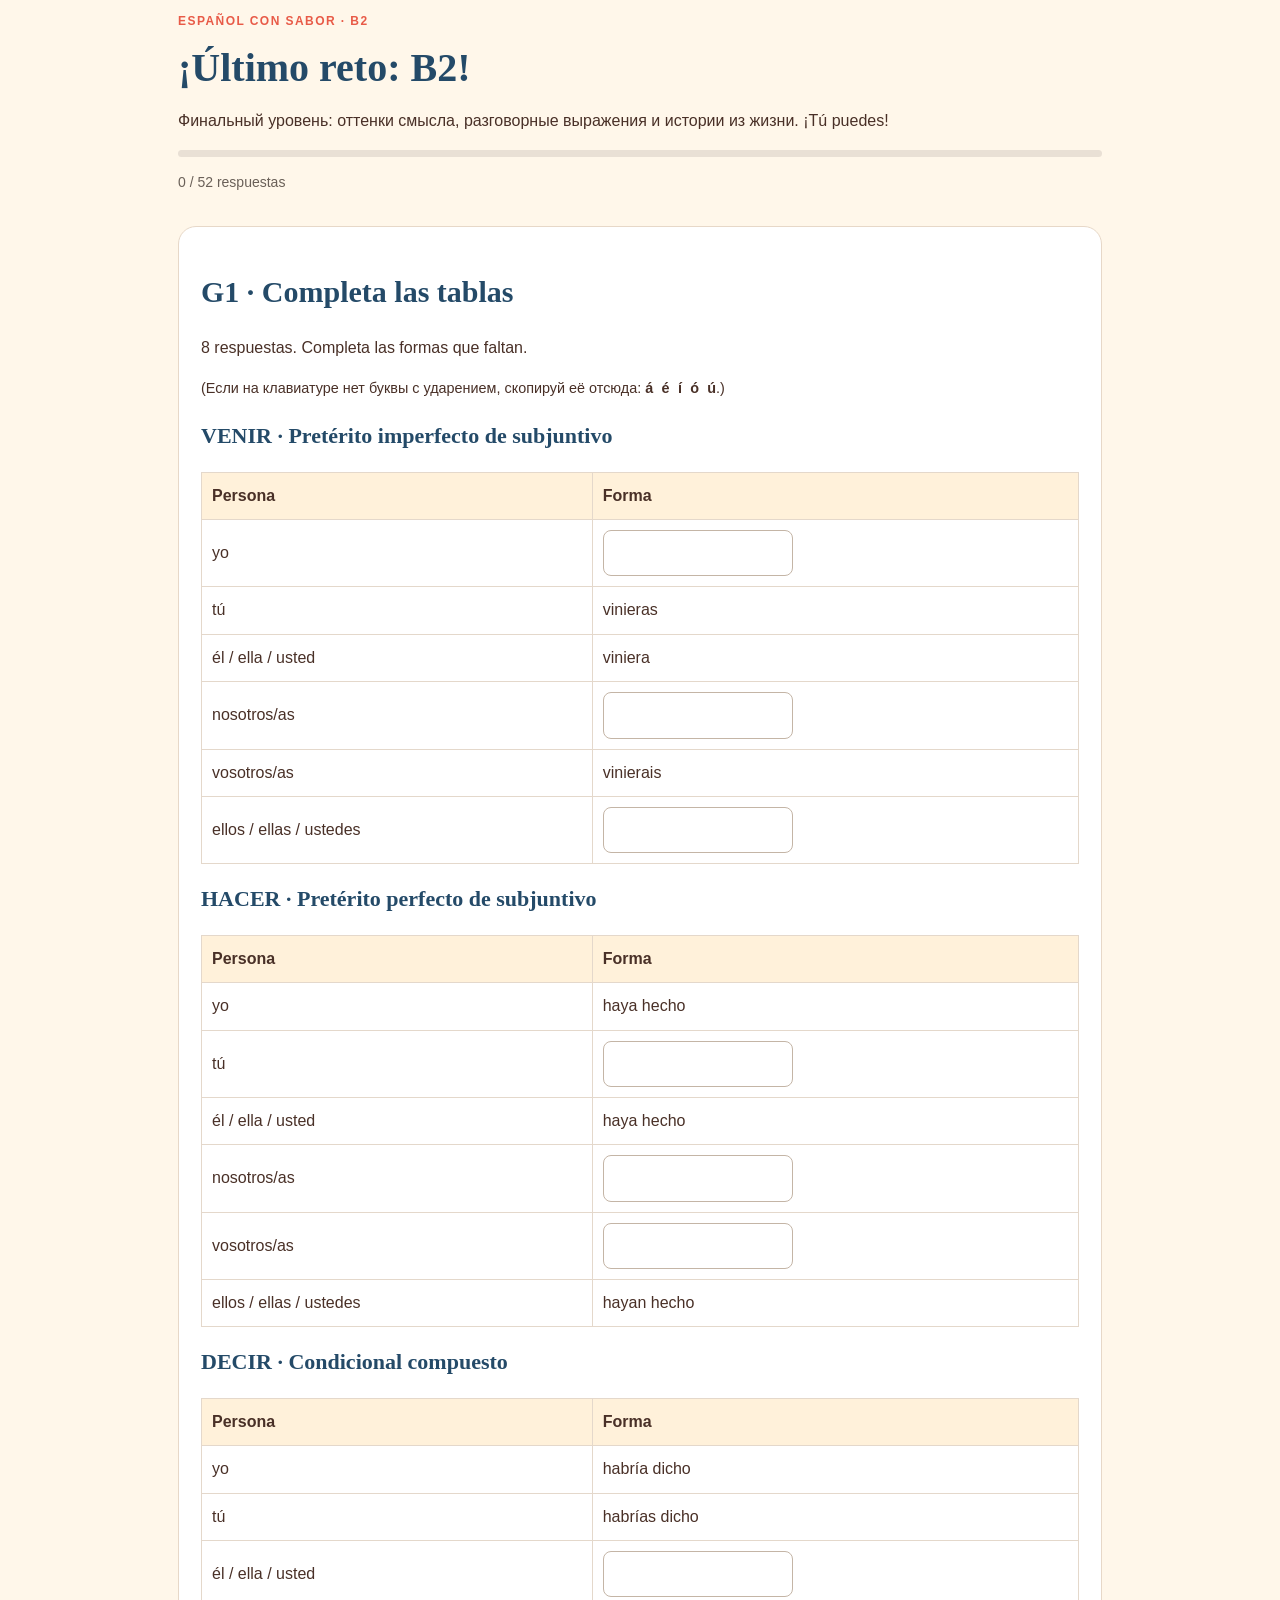
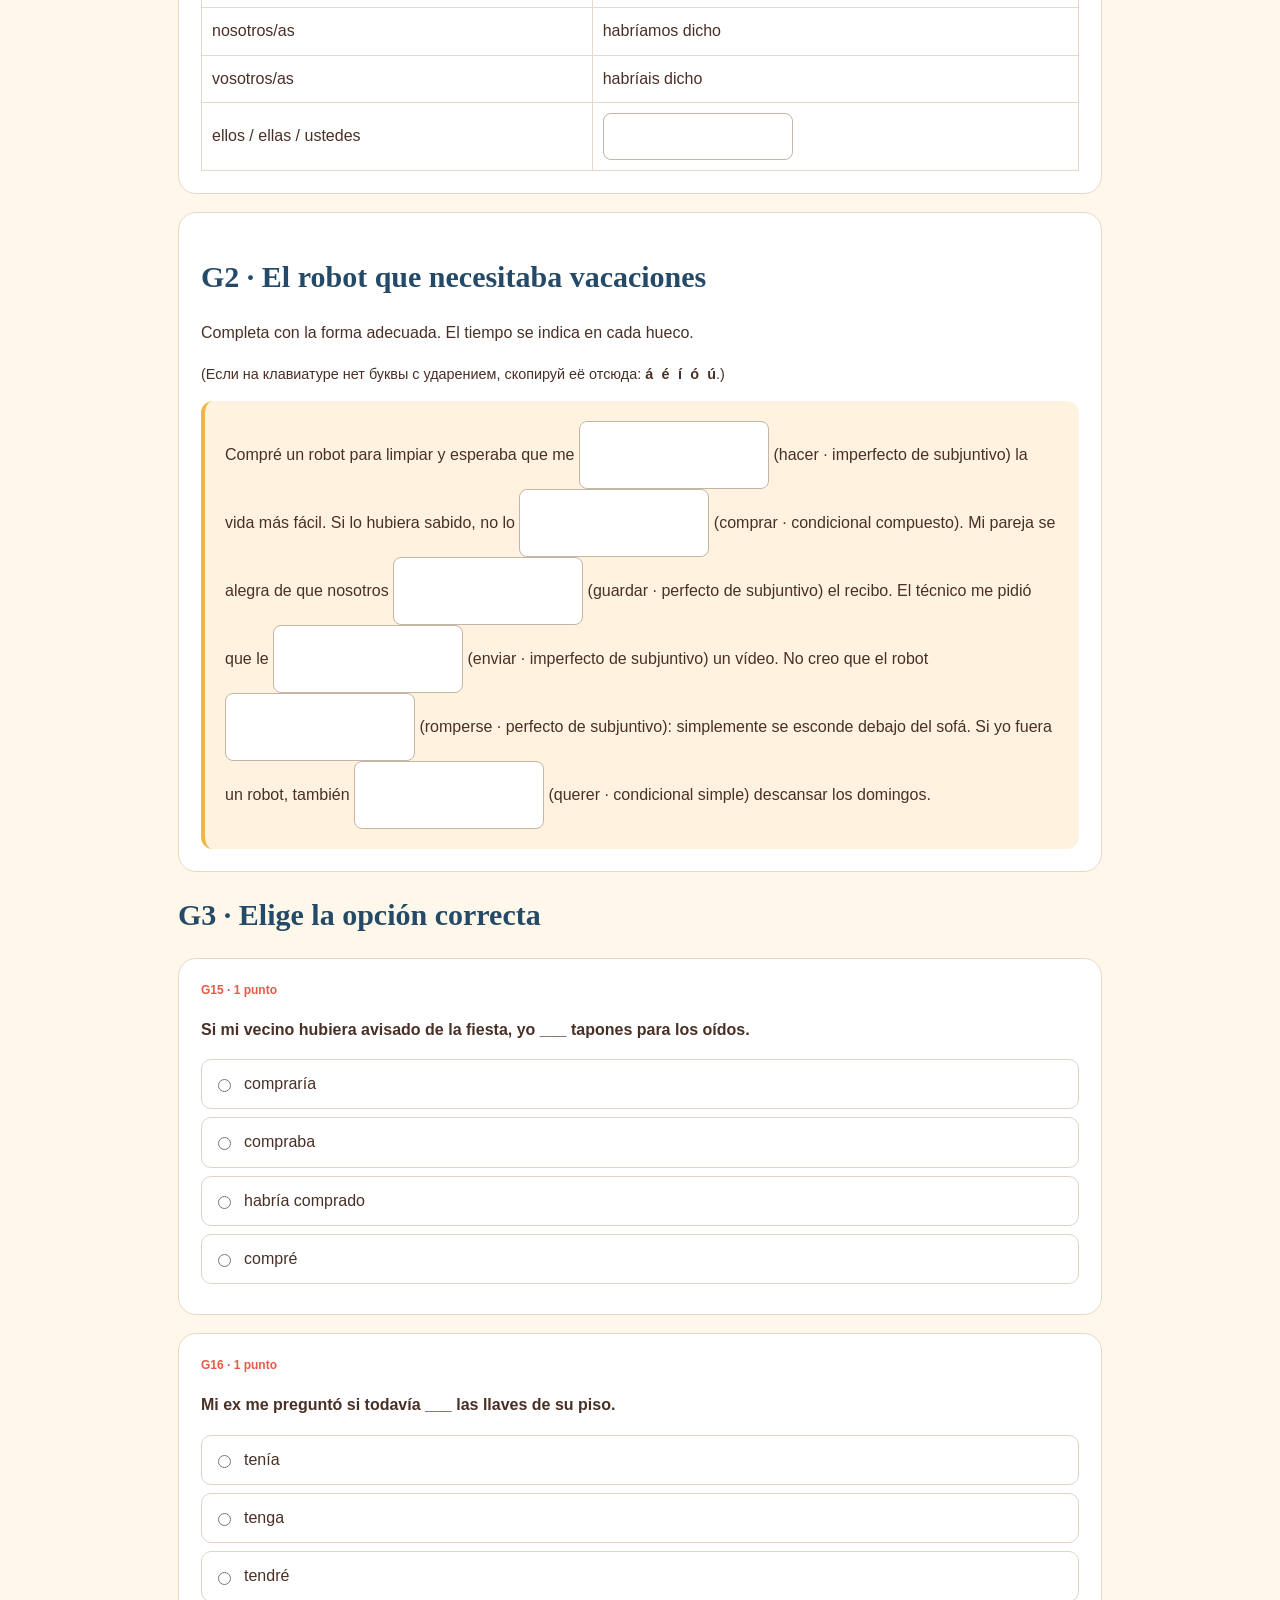
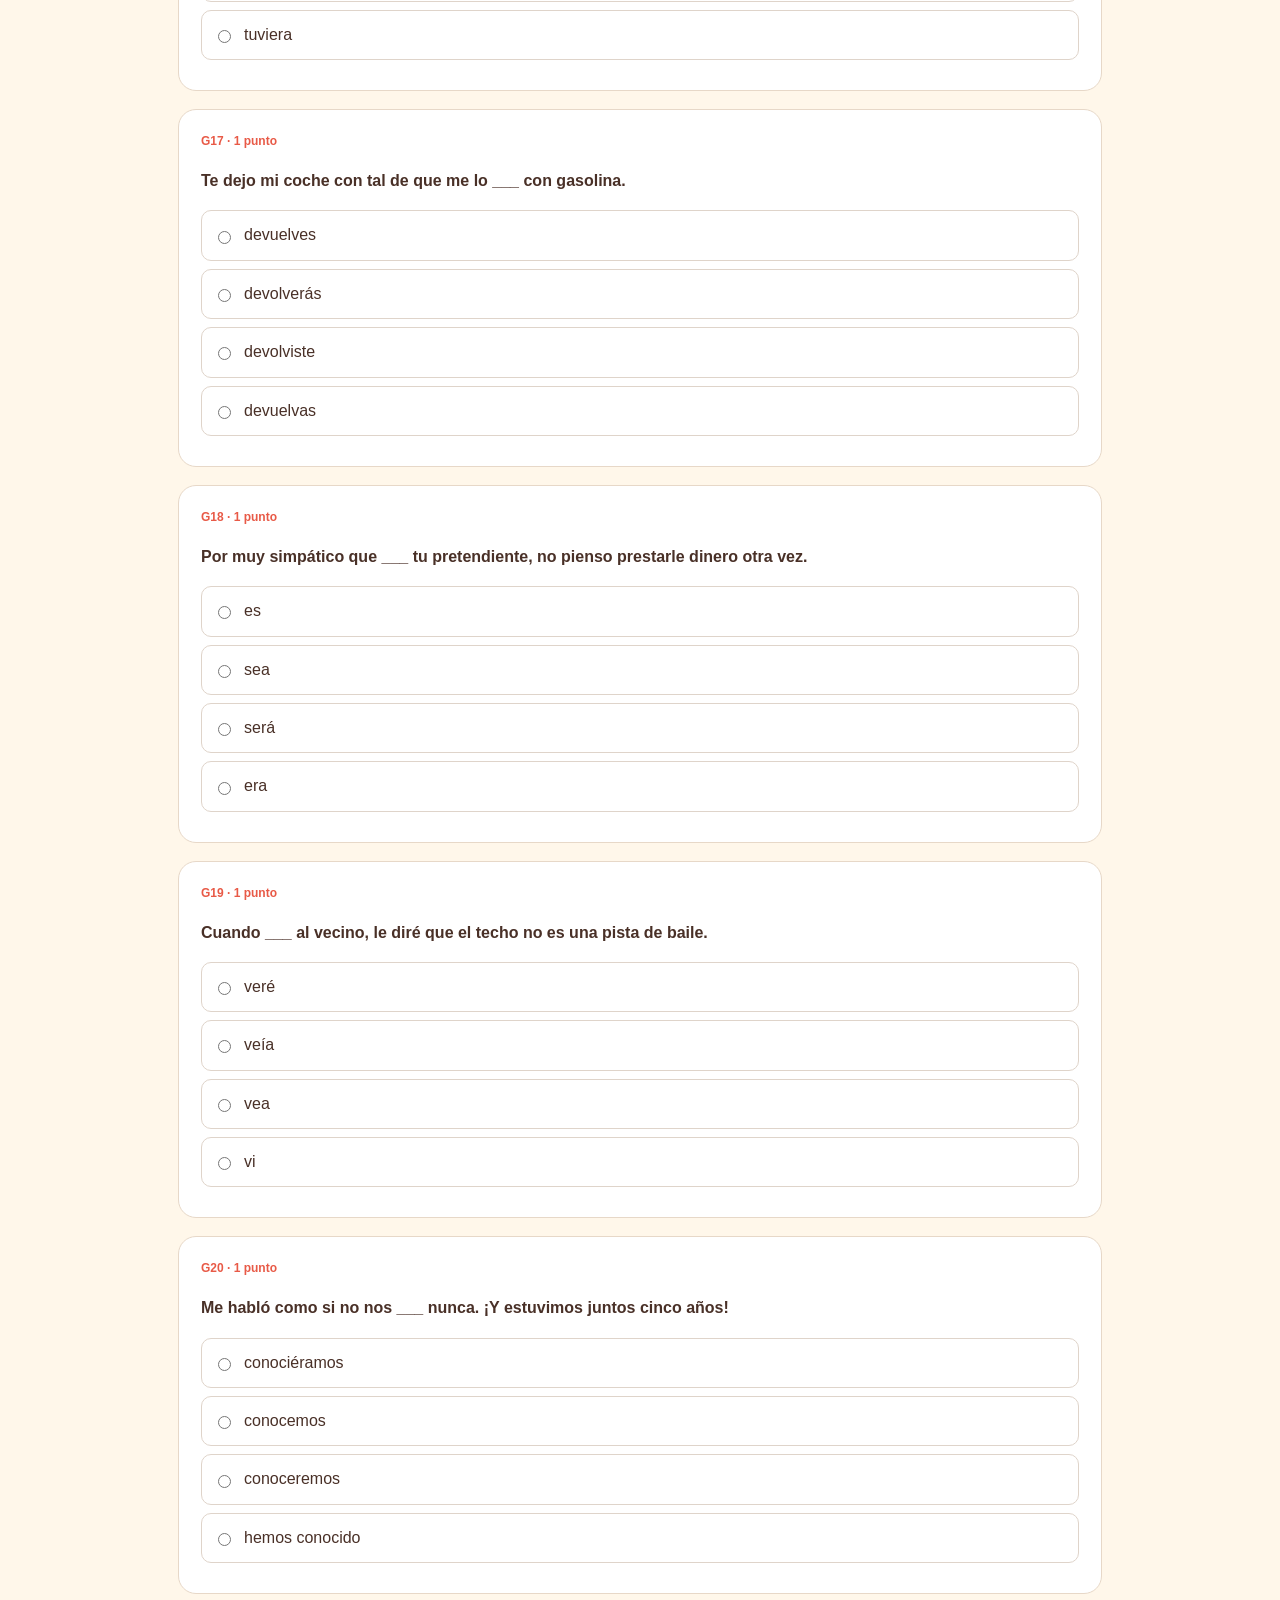
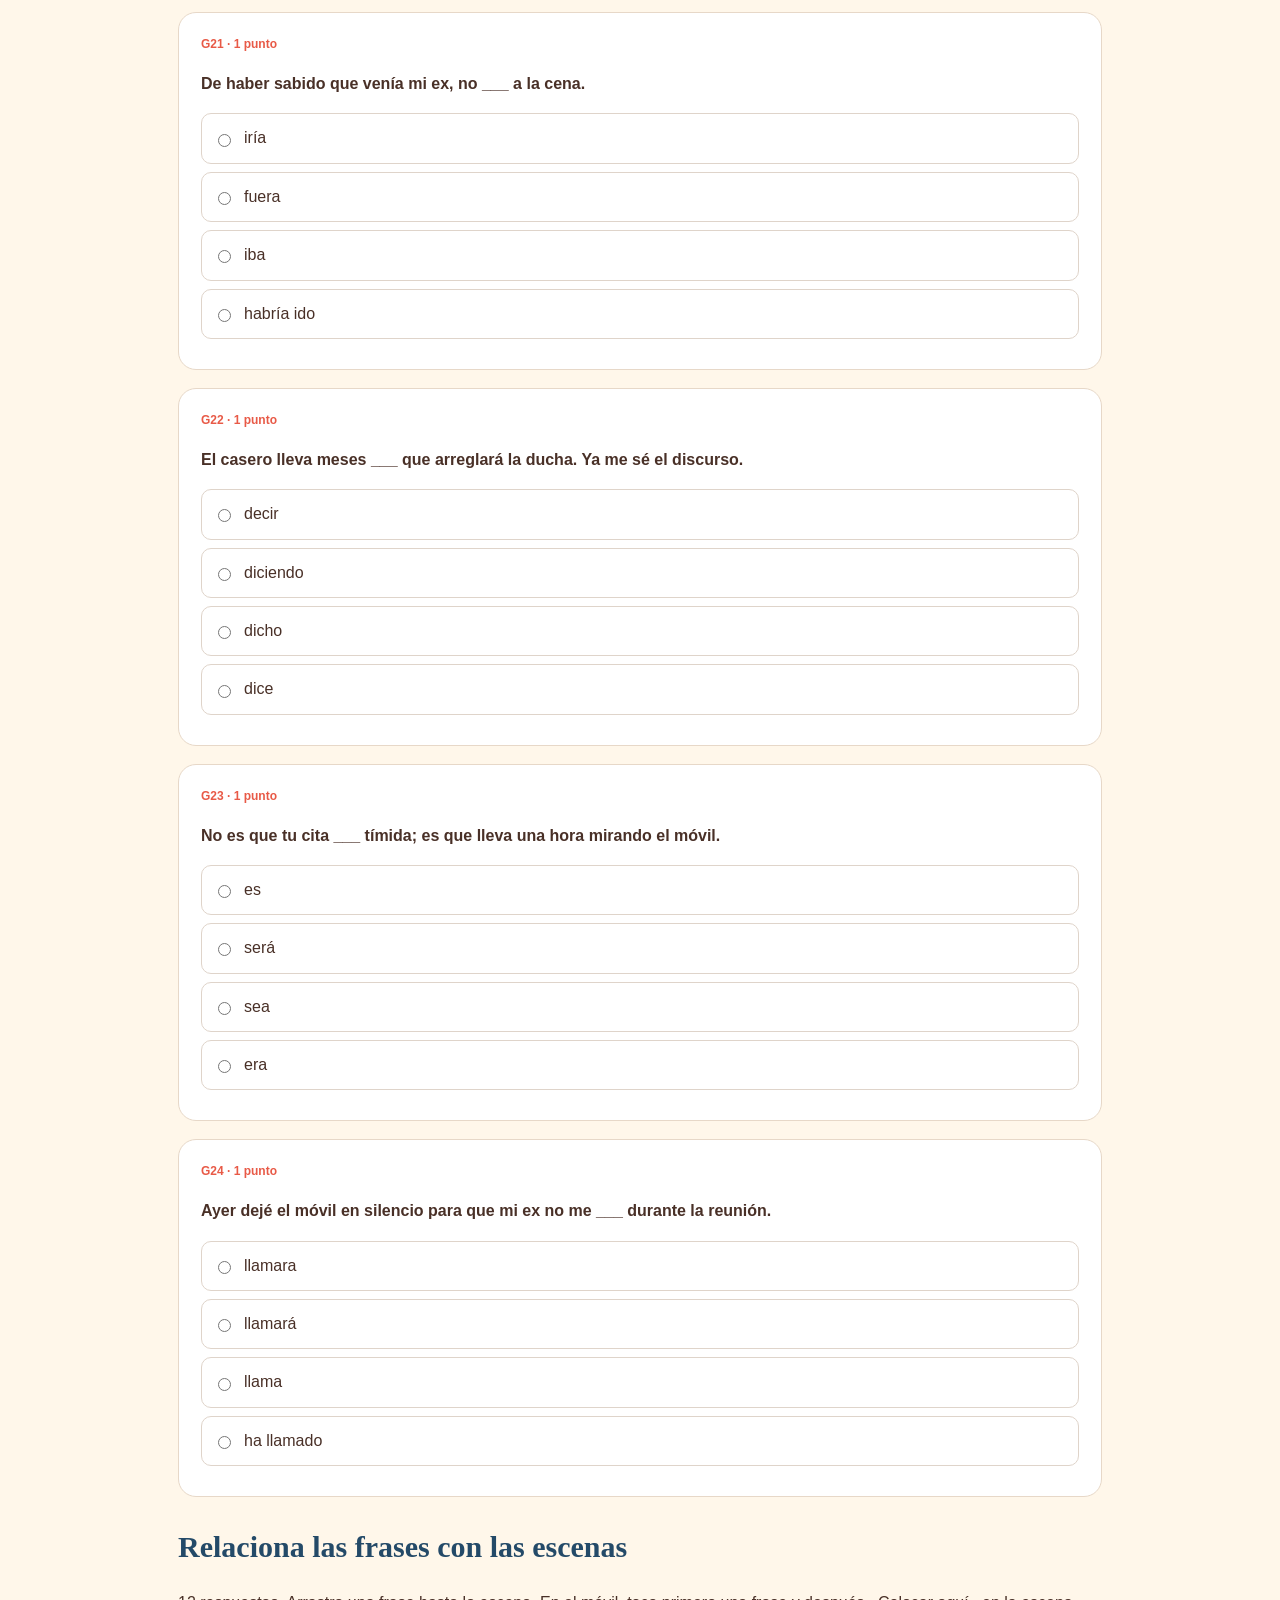
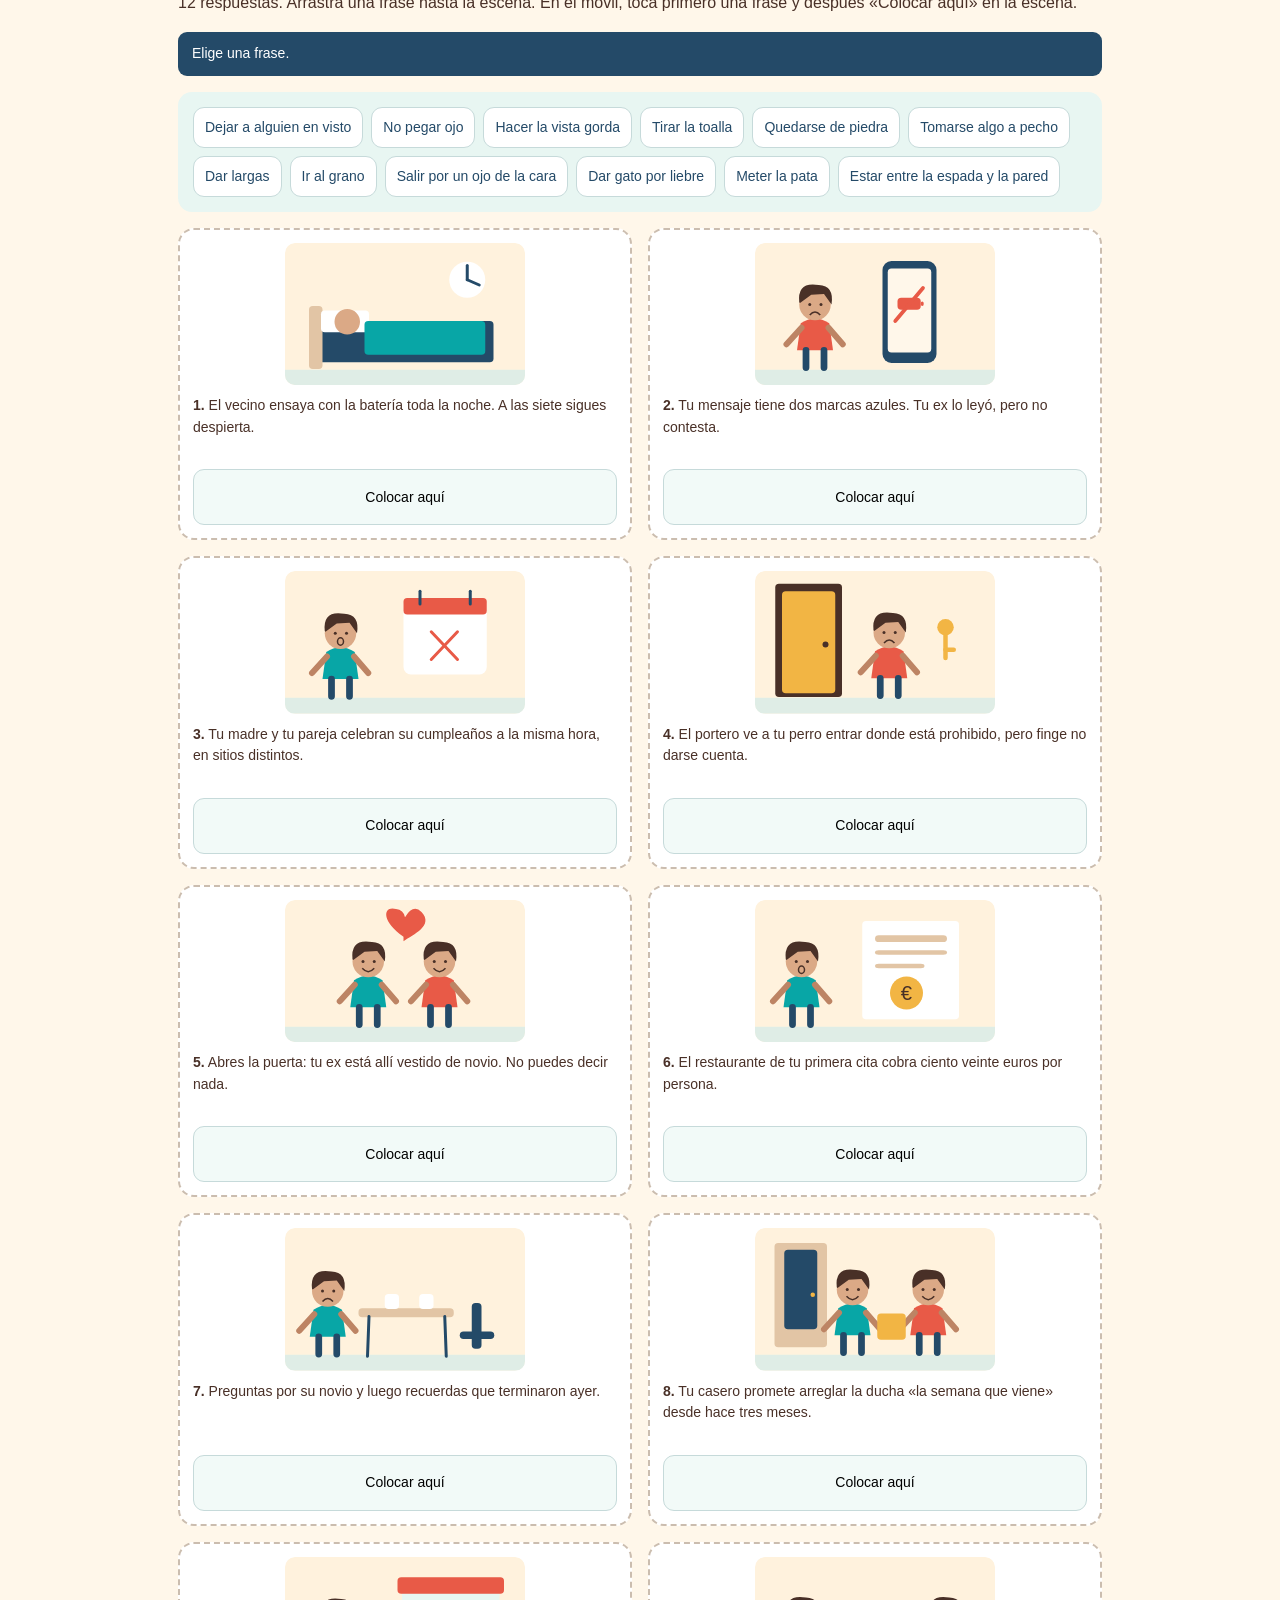
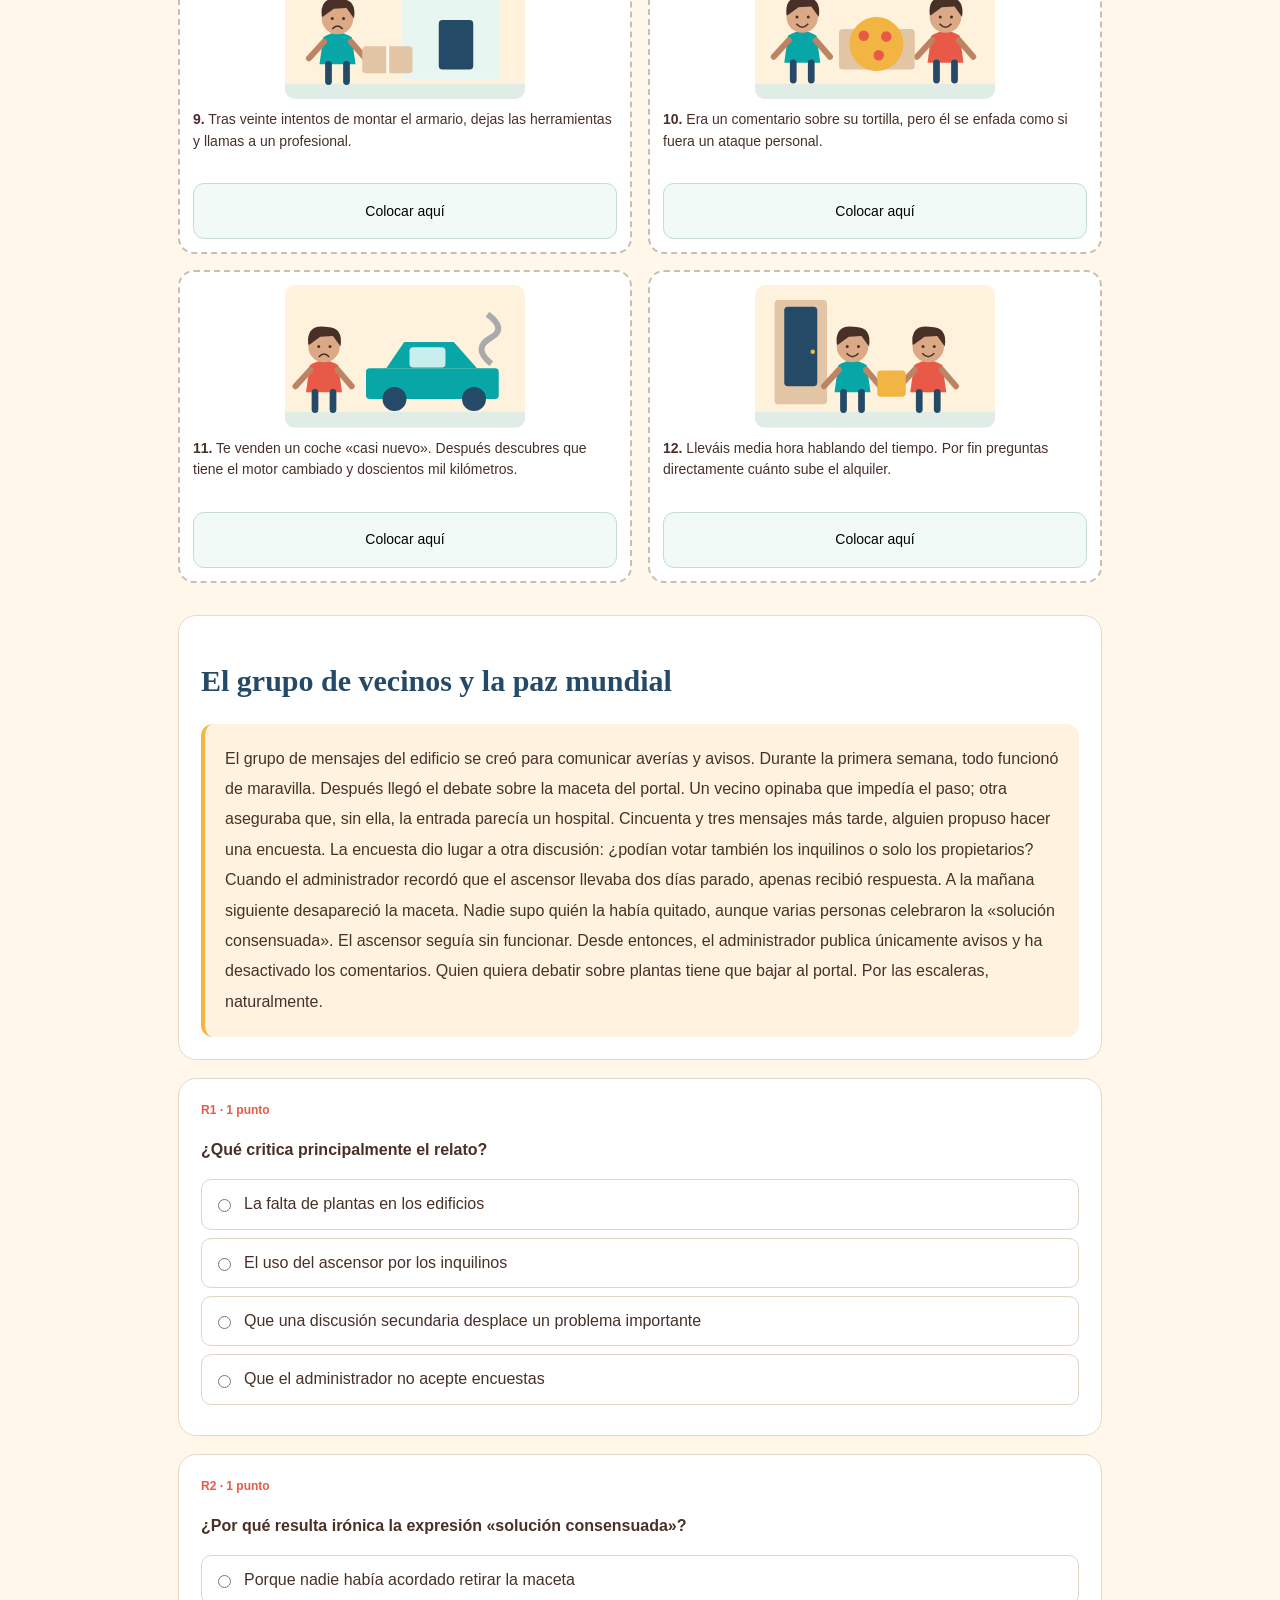
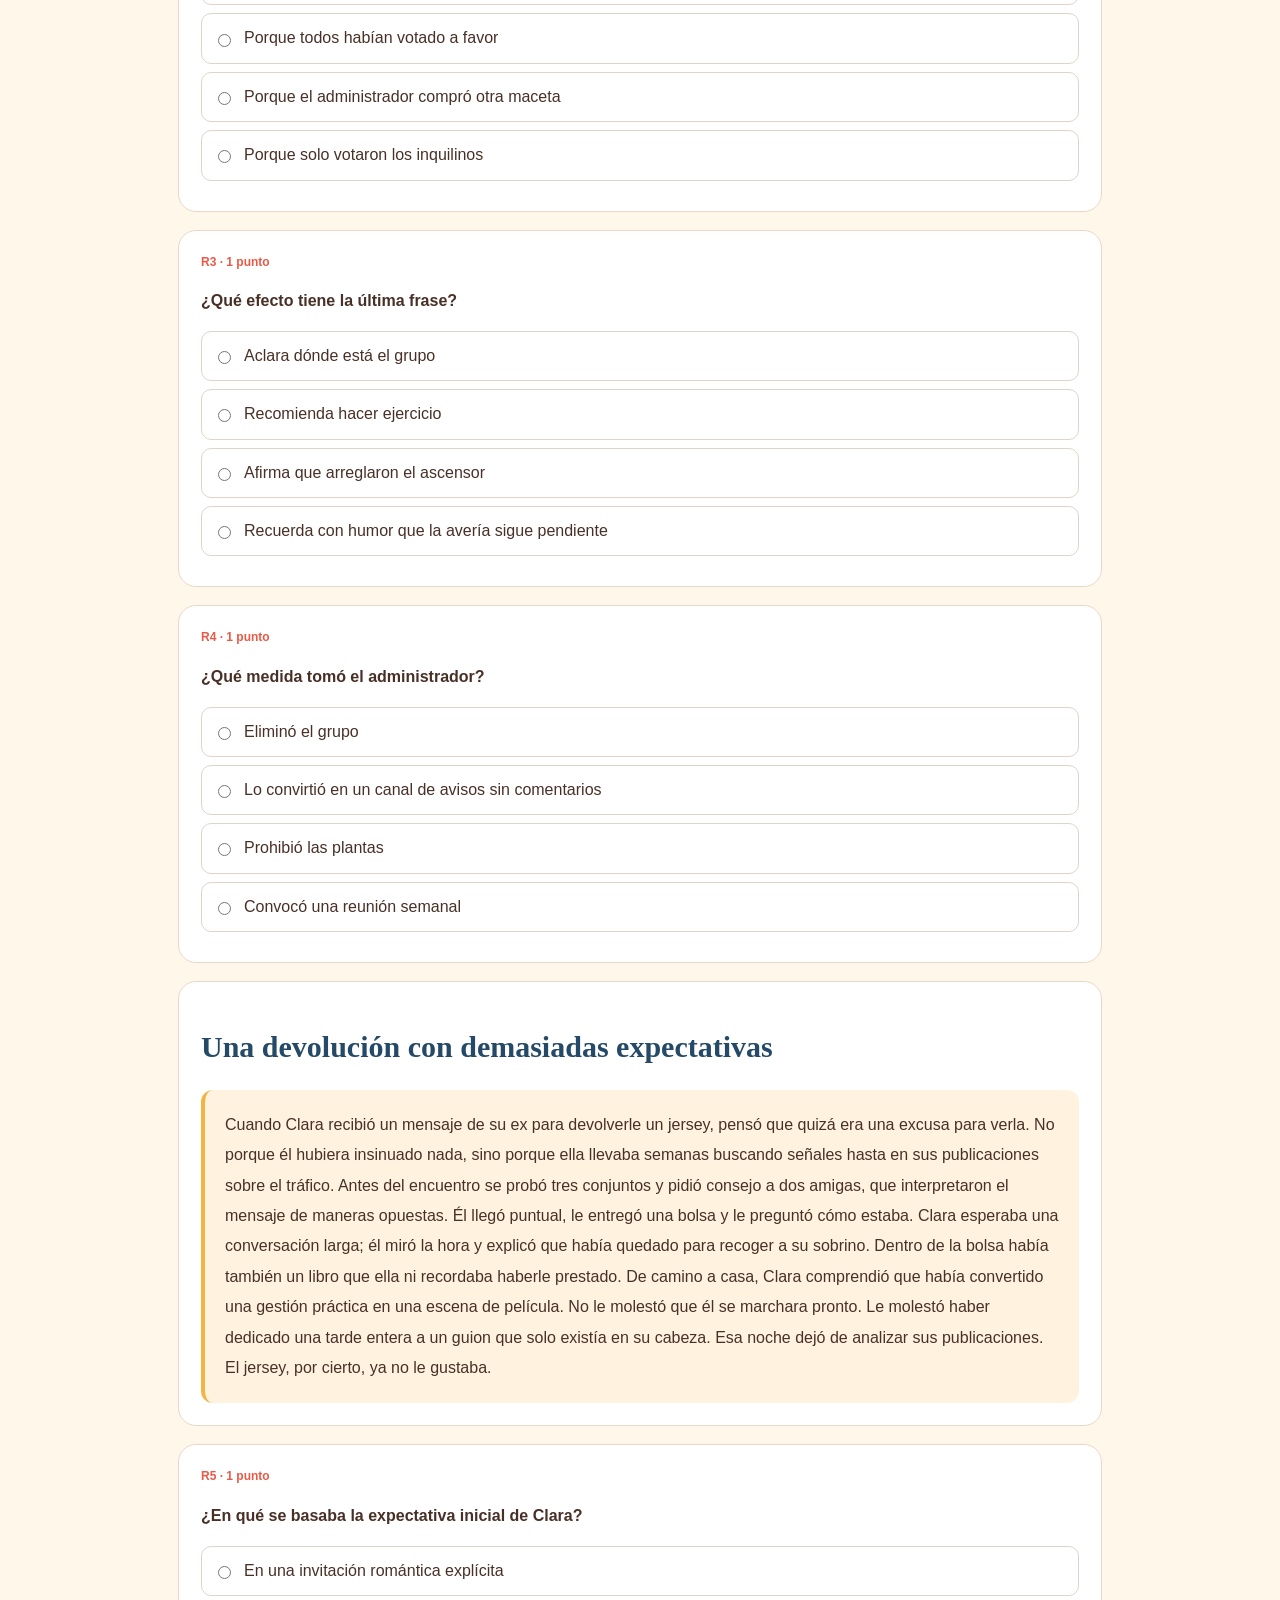
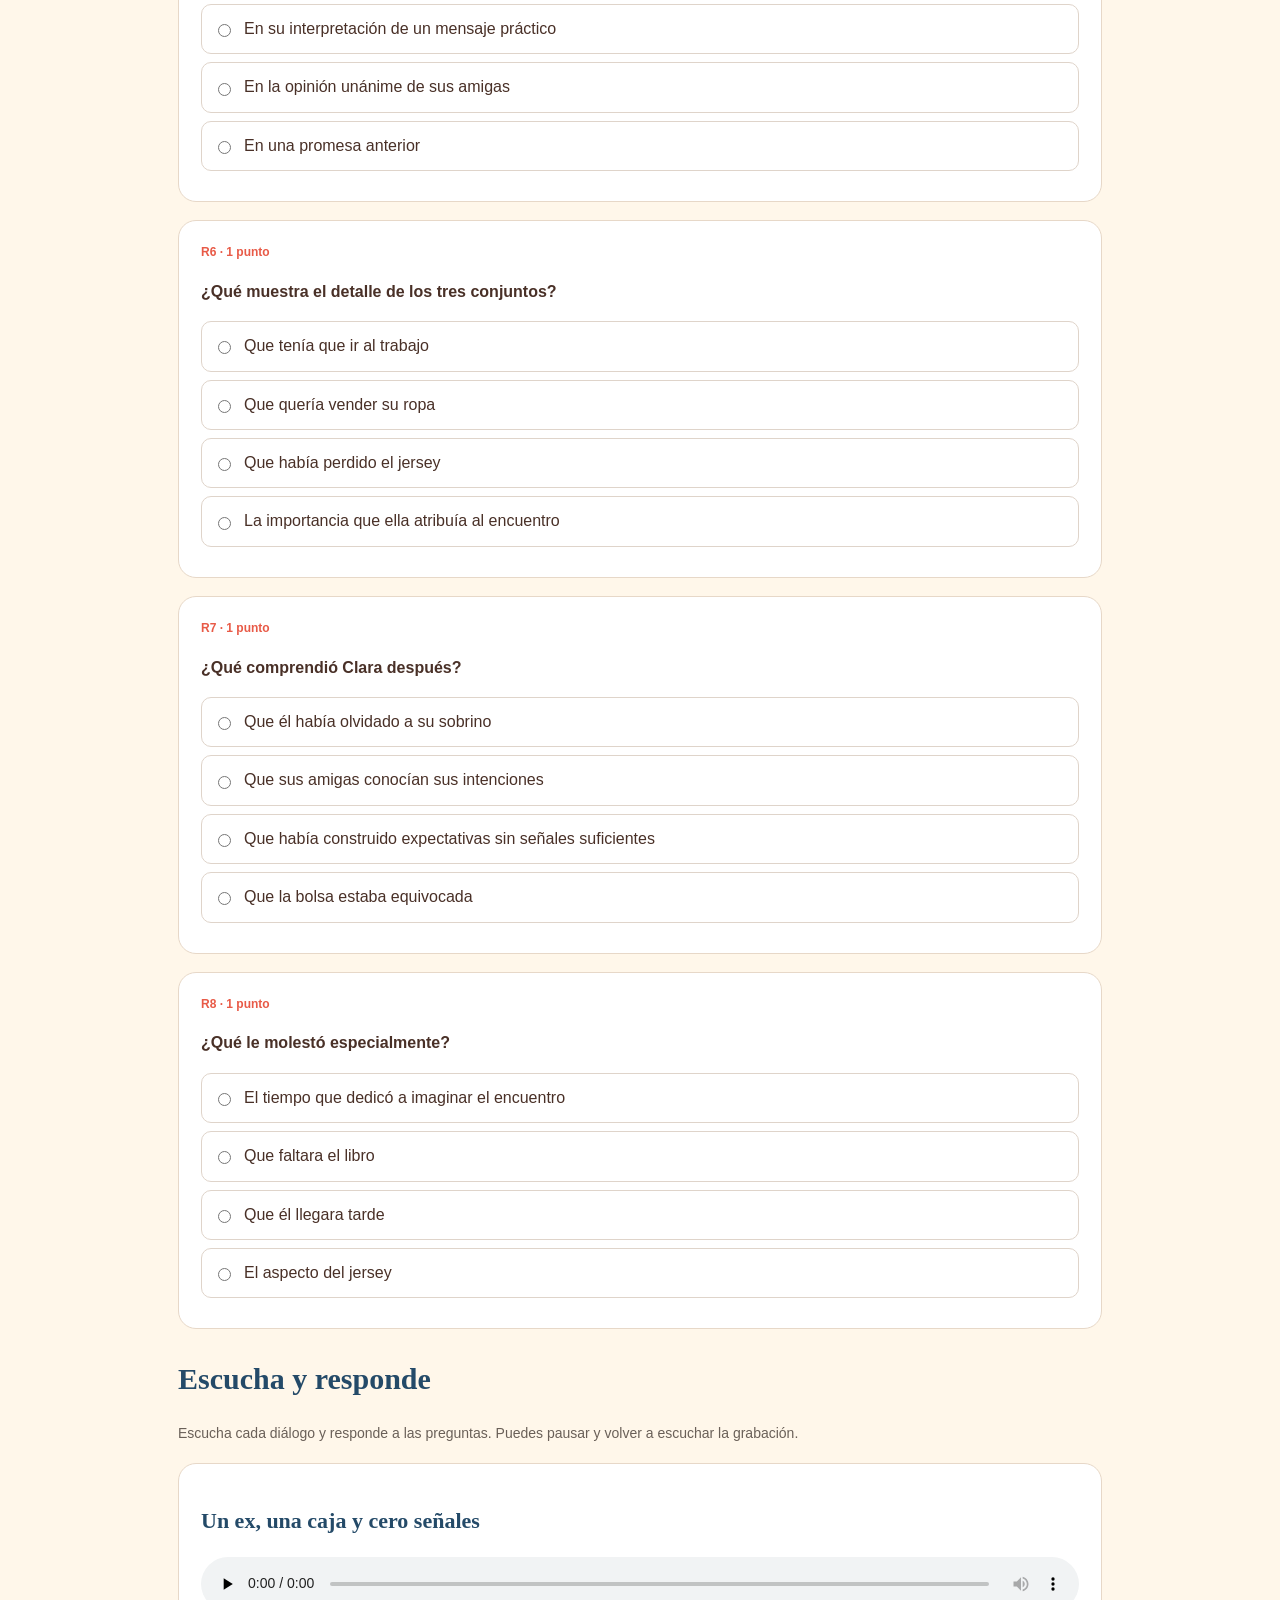
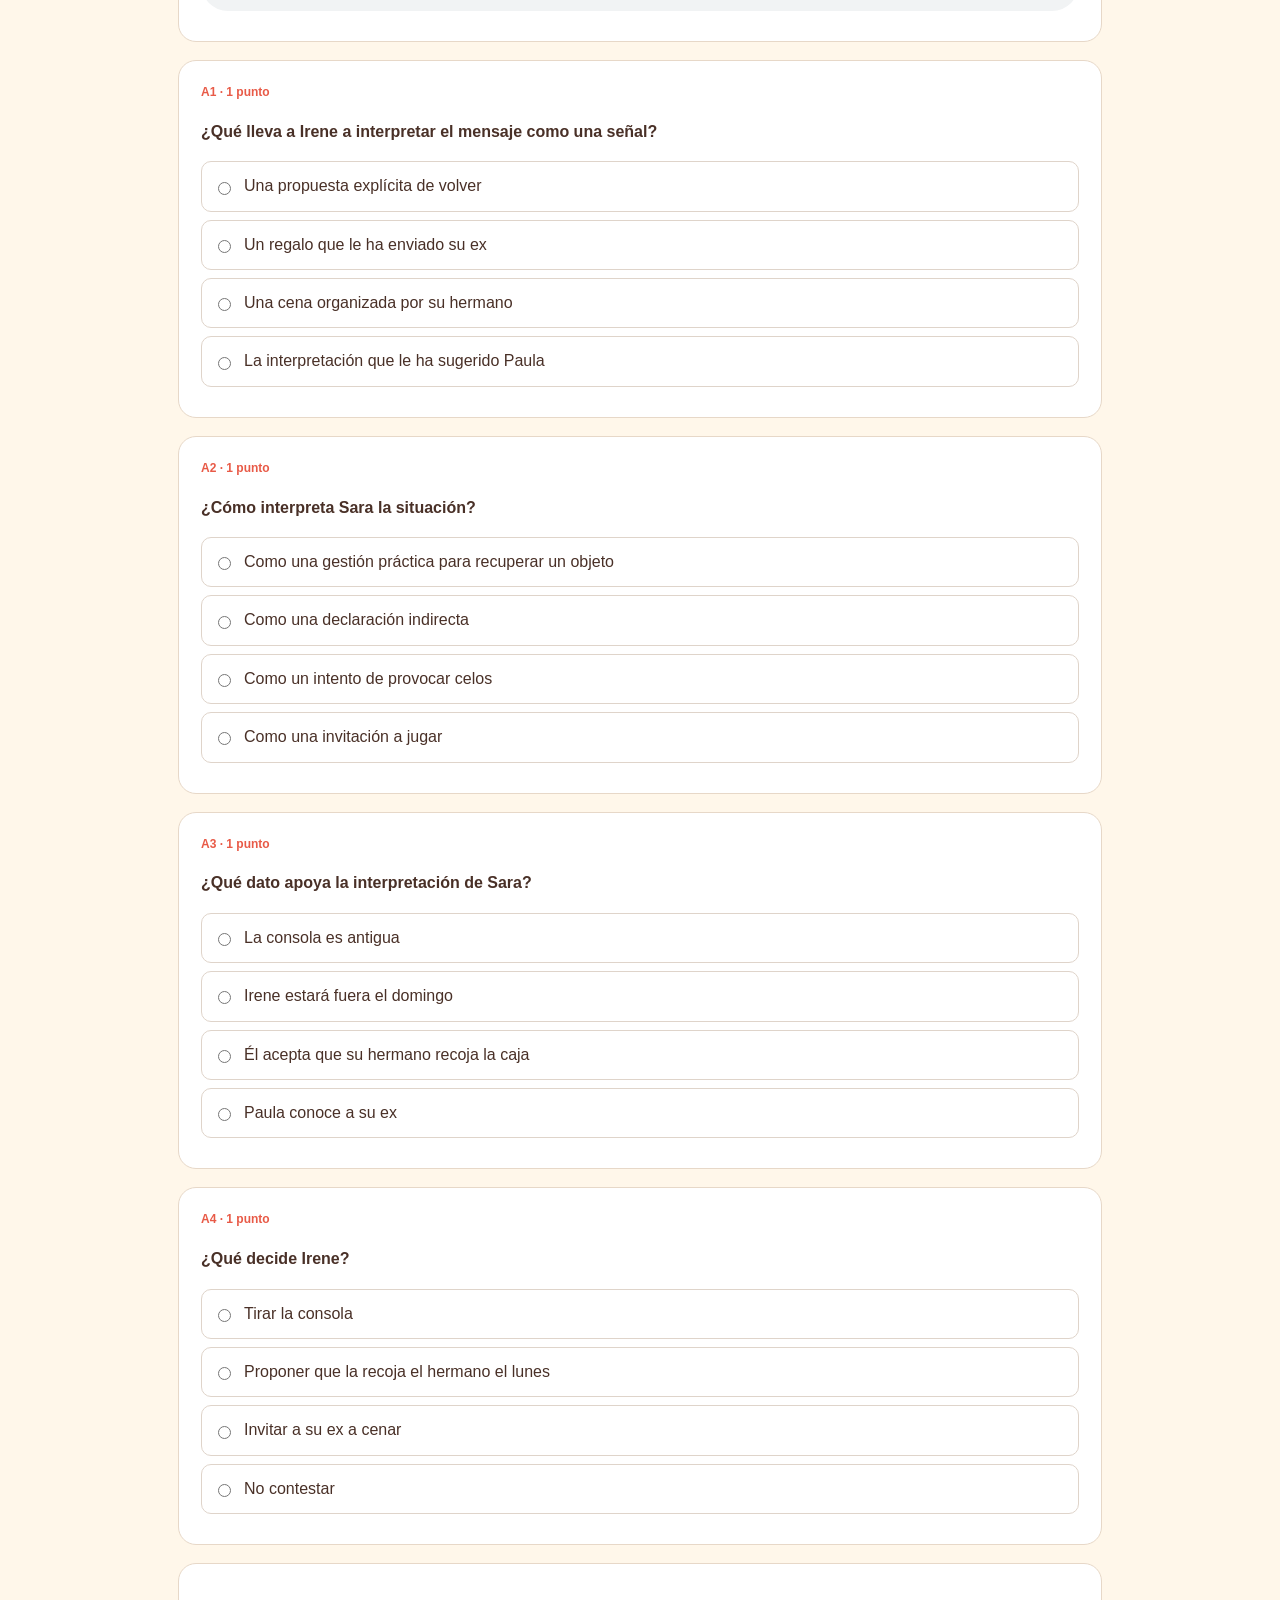
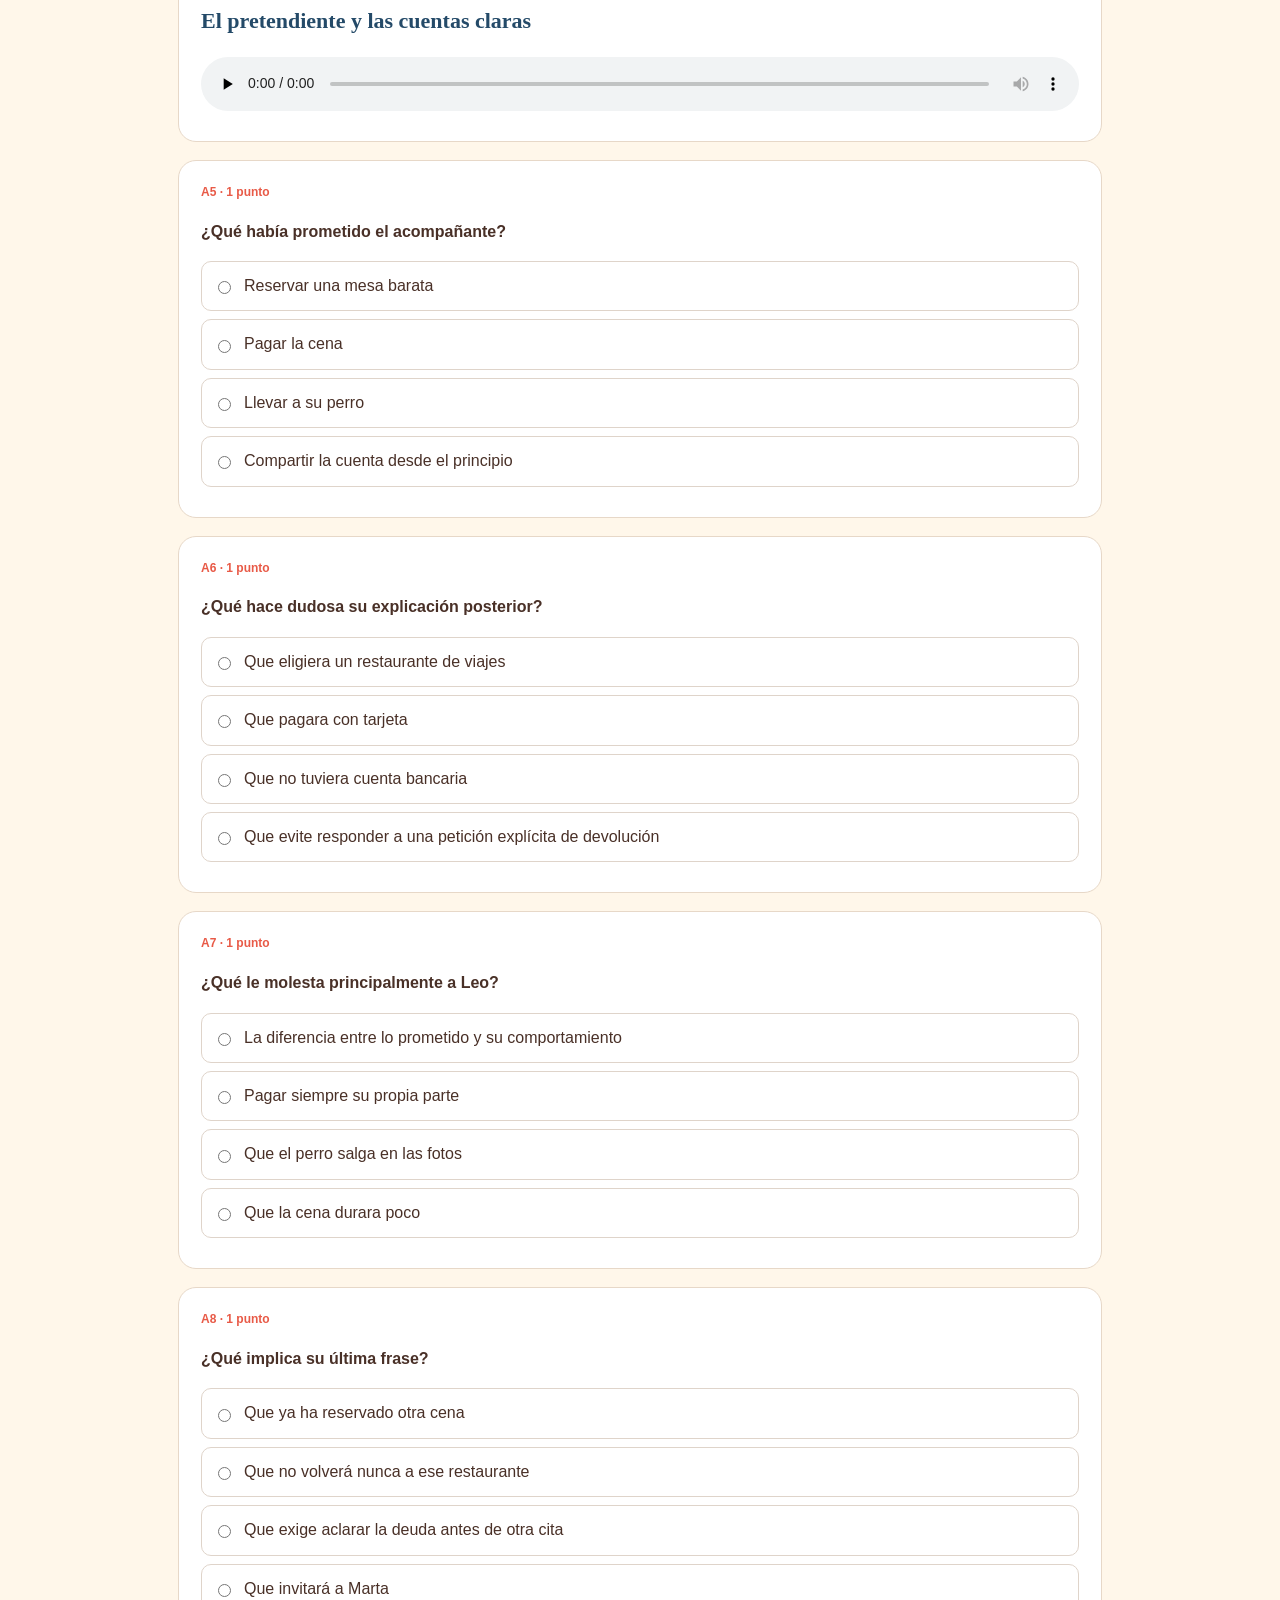
<file: b2.html>
<!doctype html><html lang="es"><head><meta charset="utf-8"><meta name="viewport" content="width=device-width,initial-scale=1"><title>Español con sabor · B2</title><style>
:root{--cream:#fff7ea;--blue:#244a68;--teal:#08a6a6;--coral:#e85a47;--mango:#f2b544;--ink:#493027}*{box-sizing:border-box}body{margin:0;background:var(--cream);color:var(--ink);font:16px/1.65 Montserrat,Arial,sans-serif}main{max-width:960px;margin:auto;padding:24px 18px 60px}h1,h2,h3{font-family:'Playfair Display',Georgia,serif;color:var(--blue);line-height:1.2}h1{font-size:42px;margin:12px 0}h2{font-size:30px}h3{font-size:22px}.kicker{font-size:12px;letter-spacing:.12em;text-transform:uppercase;font-weight:700;color:var(--coral)}.muted{font-size:14px;color:#6a6058}.card{padding:22px;margin:18px 0;border:1px solid #e7d8c8;background:#fff;border-radius:18px}.passage{padding:20px;background:#fff3e0;border-left:4px solid var(--mango);border-radius:12px;line-height:1.9}button{font:inherit;cursor:pointer;padding:10px 15px;border:1px solid #c6dada;color:var(--blue);border-radius:11px;background:#fff}button.primary{background:var(--teal);color:#fff;border-color:var(--teal)}button:focus-visible,input:focus-visible{outline:3px solid var(--mango);outline-offset:3px}button:disabled{opacity:.45;cursor:default}.tabs{display:flex;gap:8px;flex-wrap:wrap;margin:18px 0}.tabs button.active{background:var(--blue);color:white}.progress{height:7px;background:#e9e0d5;border-radius:10px;overflow:hidden}.progress>div{height:100%;background:var(--teal);transition:width .15s}.opt{display:flex;gap:10px;align-items:center;border:1px solid #dfd4ca;border-radius:10px;padding:11px;margin:8px 0;cursor:pointer}.opt:has(input:checked){background:#e6f6f3;border-color:var(--teal)}input[type=radio]{accent-color:var(--teal)}.num{color:var(--coral);font-size:12px;font-weight:700}.conj-wrap{overflow-x:auto}table{border-collapse:collapse;width:100%;min-width:410px}td,th{border:1px solid #e4d8cb;padding:10px;text-align:left}th{background:#fff1da}input.fill{font:inherit;padding:9px;border:1px solid #c4b5a6;border-radius:8px;width:190px;max-width:100%}.story{line-height:3}.bank{display:flex;gap:8px;flex-wrap:wrap;padding:15px;background:#e8f6f2;border-radius:14px;margin:16px 0}.phrase{font-size:14px;text-align:left;padding:8px 11px;touch-action:manipulation;cursor:grab}.phrase.selected{background:var(--blue);color:#fff}.phrase.used{border-style:dashed;color:#7a746d;background:#f5f4f1}.scenes{display:grid;grid-template-columns:repeat(2,minmax(0,1fr));gap:16px}.scene{border:2px dashed #cbbdaf;background:#fff;border-radius:16px;padding:13px;min-width:0}.scene.has{border-style:solid;border-color:var(--teal)}.scene.over{background:#fff0cb;border-color:var(--mango)}.scene svg{display:block;width:100%;max-width:240px;height:auto;margin-inline:auto;border-radius:10px}.scene p{font-size:14px;line-height:1.55;margin:10px 0;min-height:64px}.dropbutton{width:100%;font-size:14px;background:#f2faf8;min-height:56px}.clear{font-size:12px;padding:3px 8px;float:right;margin-top:5px}.selected-note{position:sticky;top:0;background:var(--blue);color:#fff;padding:10px 14px;border-radius:9px;z-index:3;font-size:14px}.footer-nav{display:flex;justify-content:space-between;gap:12px;margin:20px 0}.score{font:bold 36px Georgia;color:var(--teal)}.audio-status{display:block;min-height:25px;font-size:14px;color:var(--blue)}details{margin:16px 0}summary{cursor:pointer}audio{width:100%}.review-row{border-bottom:1px solid #ddd;padding:12px 0}.wrong{color:#9d3040}.good{color:#197363}@media(max-width:600px){main{padding:18px 10px 40px}.card{padding:16px}.scenes{grid-template-columns:1fr}.scene{display:grid;grid-template-columns:minmax(84px,38%) minmax(0,1fr);gap:8px 10px;align-items:center}.scene p{min-height:0;margin:0}.scene .dropbutton,.scene .clear{grid-column:1/-1}h1{font-size:34px}.tabs button{font-size:13px;padding:8px}.bank{max-height:280px;overflow-y:auto}.phrase{font-size:13px}}
</style><style>body{overflow-x:hidden}audio{width:100%;max-width:100%}main{padding-top:12px}h1{font-size:clamp(27px,5vw,40px)}header{padding-top:10px}#results{display:none}</style><style>/* Assigned answers must stay readable on all devices. */.pic,.pic .assigned,.pic .assigned *,.pic select,.pic select option,.scene.has .dropbutton,.dropbutton,.word-zone .chip{color:#000!important;-webkit-text-fill-color:#000!important}.nav{scroll-margin-top:12px}.bottom{position:relative;z-index:2}</style><style>.test-section{margin-top:32px}</style><style>.accent-hint{font-size:.9rem}.accent-hint strong{white-space:nowrap;word-spacing:.3em;user-select:text;-webkit-user-select:text}</style></head><body><main><div class="kicker">Español con sabor · B2</div><h1>¡Último reto: B2!</h1><p>Финальный уровень: оттенки смысла, разговорные выражения и истории из жизни. ¡Tú puedes!</p><div class="progress"><div id="progress"></div></div><p id="count" class="muted"></p><div id="content"></div></main><script>const RECORDINGS=["./b2-1.mp3", "./b2-2.mp3"];</script><script>
const D={"level": "B2", "grammar": {"tables": [["VENIR", "Pretérito imperfecto de subjuntivo", ["viniera", "vinieras", "viniera", "viniéramos", "vinierais", "vinieran"], [0, 3, 5]], ["HACER", "Pretérito perfecto de subjuntivo", ["haya hecho", "hayas hecho", "haya hecho", "hayamos hecho", "hayáis hecho", "hayan hecho"], [1, 3, 4]], ["DECIR", "Condicional compuesto", ["habría dicho", "habrías dicho", "habría dicho", "habríamos dicho", "habríais dicho", "habrían dicho"], [2, 5]]], "title": "El robot que necesitaba vacaciones", "instruction": "Completa con la forma adecuada. El tiempo se indica en cada hueco.", "parts": ["Compré un robot para limpiar y esperaba que me ", " (hacer · imperfecto de subjuntivo) la vida más fácil. Si lo hubiera sabido, no lo ", " (comprar · condicional compuesto). Mi pareja se alegra de que nosotros ", " (guardar · perfecto de subjuntivo) el recibo. El técnico me pidió que le ", " (enviar · imperfecto de subjuntivo) un vídeo. No creo que el robot ", " (romperse · perfecto de subjuntivo): simplemente se esconde debajo del sofá. Si yo fuera un robot, también ", " (querer · condicional simple) descansar los domingos."], "answers": ["hiciera", "habría comprado", "hayamos guardado", "enviara", "se haya roto", "querría"], "keys": ["viniera", "viniéramos", "vinieran", "hayas hecho", "hayamos hecho", "hayáis hecho", "habría dicho", "habrían dicho", "hiciera", "habría comprado", "hayamos guardado", "enviara", "se haya roto", "querría"]}, "phrases": [{"phrase": "No pegar ojo", "scene": "El vecino ensaya con la batería toda la noche. A las siete sigues despierta.", "kind": "bed"}, {"phrase": "Dejar a alguien en visto", "scene": "Tu mensaje tiene dos marcas azules. Tu ex lo leyó, pero no contesta.", "kind": "phone"}, {"phrase": "Estar entre la espada y la pared", "scene": "Tu madre y tu pareja celebran su cumpleaños a la misma hora, en sitios distintos.", "kind": "calendar"}, {"phrase": "Hacer la vista gorda", "scene": "El portero ve a tu perro entrar donde está prohibido, pero finge no darse cuenta.", "kind": "door"}, {"phrase": "Quedarse de piedra", "scene": "Abres la puerta: tu ex está allí vestido de novio. No puedes decir nada.", "kind": "couple"}, {"phrase": "Salir por un ojo de la cara", "scene": "El restaurante de tu primera cita cobra ciento veinte euros por persona.", "kind": "bills"}, {"phrase": "Meter la pata", "scene": "Preguntas por su novio y luego recuerdas que terminaron ayer.", "kind": "date"}, {"phrase": "Dar largas", "scene": "Tu casero promete arreglar la ducha «la semana que viene» desde hace tres meses.", "kind": "help"}, {"phrase": "Tirar la toalla", "scene": "Tras veinte intentos de montar el armario, dejas las herramientas y llamas a un profesional.", "kind": "shop"}, {"phrase": "Tomarse algo a pecho", "scene": "Era un comentario sobre su tortilla, pero él se enfada como si fuera un ataque personal.", "kind": "pizza"}, {"phrase": "Dar gato por liebre", "scene": "Te venden un coche «casi nuevo». Después descubres que tiene el motor cambiado y doscientos mil kilómetros.", "kind": "car"}, {"phrase": "Ir al grano", "scene": "Lleváis media hora hablando del tiempo. Por fin preguntas directamente cuánto sube el alquiler.", "kind": "neighbors"}], "choice": [{"prompt": "Si mi vecino hubiera avisado de la fiesta, yo ___ tapones para los oídos.", "options": ["compraría", "compraba", "habría comprado", "compré"], "correct": 2}, {"prompt": "Mi ex me preguntó si todavía ___ las llaves de su piso.", "options": ["tenía", "tenga", "tendré", "tuviera"], "correct": 0}, {"prompt": "Te dejo mi coche con tal de que me lo ___ con gasolina.", "options": ["devuelves", "devolverás", "devolviste", "devuelvas"], "correct": 3}, {"prompt": "Por muy simpático que ___ tu pretendiente, no pienso prestarle dinero otra vez.", "options": ["es", "sea", "será", "era"], "correct": 1}, {"prompt": "Cuando ___ al vecino, le diré que el techo no es una pista de baile.", "options": ["veré", "veía", "vea", "vi"], "correct": 2}, {"prompt": "Me habló como si no nos ___ nunca. ¡Y estuvimos juntos cinco años!", "options": ["conociéramos", "conocemos", "conoceremos", "hemos conocido"], "correct": 0}, {"prompt": "De haber sabido que venía mi ex, no ___ a la cena.", "options": ["iría", "fuera", "iba", "habría ido"], "correct": 3}, {"prompt": "El casero lleva meses ___ que arreglará la ducha. Ya me sé el discurso.", "options": ["decir", "diciendo", "dicho", "dice"], "correct": 1}, {"prompt": "No es que tu cita ___ tímida; es que lleva una hora mirando el móvil.", "options": ["es", "será", "sea", "era"], "correct": 2}, {"prompt": "Ayer dejé el móvil en silencio para que mi ex no me ___ durante la reunión.", "options": ["llamara", "llamará", "llama", "ha llamado"], "correct": 0}], "readings": [{"title": "El grupo de vecinos y la paz mundial", "text": "El grupo de mensajes del edificio se creó para comunicar averías y avisos. Durante la primera semana, todo funcionó de maravilla. Después llegó el debate sobre la maceta del portal. Un vecino opinaba que impedía el paso; otra aseguraba que, sin ella, la entrada parecía un hospital. Cincuenta y tres mensajes más tarde, alguien propuso hacer una encuesta. La encuesta dio lugar a otra discusión: ¿podían votar también los inquilinos o solo los propietarios? Cuando el administrador recordó que el ascensor llevaba dos días parado, apenas recibió respuesta. A la mañana siguiente desapareció la maceta. Nadie supo quién la había quitado, aunque varias personas celebraron la «solución consensuada». El ascensor seguía sin funcionar. Desde entonces, el administrador publica únicamente avisos y ha desactivado los comentarios. Quien quiera debatir sobre plantas tiene que bajar al portal. Por las escaleras, naturalmente.", "questions": [{"prompt": "¿Qué critica principalmente el relato?", "options": ["La falta de plantas en los edificios", "El uso del ascensor por los inquilinos", "Que una discusión secundaria desplace un problema importante", "Que el administrador no acepte encuestas"], "correct": 2}, {"prompt": "¿Por qué resulta irónica la expresión «solución consensuada»?", "options": ["Porque nadie había acordado retirar la maceta", "Porque todos habían votado a favor", "Porque el administrador compró otra maceta", "Porque solo votaron los inquilinos"], "correct": 0}, {"prompt": "¿Qué efecto tiene la última frase?", "options": ["Aclara dónde está el grupo", "Recomienda hacer ejercicio", "Afirma que arreglaron el ascensor", "Recuerda con humor que la avería sigue pendiente"], "correct": 3}, {"prompt": "¿Qué medida tomó el administrador?", "options": ["Eliminó el grupo", "Lo convirtió en un canal de avisos sin comentarios", "Prohibió las plantas", "Convocó una reunión semanal"], "correct": 1}]}, {"title": "Una devolución con demasiadas expectativas", "text": "Cuando Clara recibió un mensaje de su ex para devolverle un jersey, pensó que quizá era una excusa para verla. No porque él hubiera insinuado nada, sino porque ella llevaba semanas buscando señales hasta en sus publicaciones sobre el tráfico. Antes del encuentro se probó tres conjuntos y pidió consejo a dos amigas, que interpretaron el mensaje de maneras opuestas. Él llegó puntual, le entregó una bolsa y le preguntó cómo estaba. Clara esperaba una conversación larga; él miró la hora y explicó que había quedado para recoger a su sobrino. Dentro de la bolsa había también un libro que ella ni recordaba haberle prestado. De camino a casa, Clara comprendió que había convertido una gestión práctica en una escena de película. No le molestó que él se marchara pronto. Le molestó haber dedicado una tarde entera a un guion que solo existía en su cabeza. Esa noche dejó de analizar sus publicaciones. El jersey, por cierto, ya no le gustaba.", "questions": [{"prompt": "¿En qué se basaba la expectativa inicial de Clara?", "options": ["En una invitación romántica explícita", "En su interpretación de un mensaje práctico", "En la opinión unánime de sus amigas", "En una promesa anterior"], "correct": 1}, {"prompt": "¿Qué muestra el detalle de los tres conjuntos?", "options": ["Que tenía que ir al trabajo", "Que quería vender su ropa", "Que había perdido el jersey", "La importancia que ella atribuía al encuentro"], "correct": 3}, {"prompt": "¿Qué comprendió Clara después?", "options": ["Que él había olvidado a su sobrino", "Que sus amigas conocían sus intenciones", "Que había construido expectativas sin señales suficientes", "Que la bolsa estaba equivocada"], "correct": 2}, {"prompt": "¿Qué le molestó especialmente?", "options": ["El tiempo que dedicó a imaginar el encuentro", "Que faltara el libro", "Que él llegara tarde", "El aspecto del jersey"], "correct": 0}]}], "audio": [{"title": "Un ex, una caja y cero señales", "lines": [["Irene", "Mi ex me ha escrito para recoger una caja. Paula dice que es una excusa para volver."], ["Sara", "¿Y qué hay en la caja?"], ["Irene", "Una consola. Bastante cara, por cierto."], ["Sara", "Entonces quizá quiera recuperar la consola. A veces una caja es una caja."], ["Irene", "Ya, pero me ha preguntado si estaría en casa el domingo."], ["Sara", "Para no venir cuando no estés. ¿Te ha propuesto tomar algo?"], ["Irene", "No. Incluso me ha dicho que, si me viene mal, puede recogerla su hermano."], ["Sara", "Yo no daría por hecho que quiere volver."], ["Irene", "Tienes razón. Le diré que la recoja su hermano el lunes por la tarde. Así no me paso el domingo imaginando conversaciones."]], "questions": [{"prompt": "¿Qué lleva a Irene a interpretar el mensaje como una señal?", "options": ["Una propuesta explícita de volver", "Un regalo que le ha enviado su ex", "Una cena organizada por su hermano", "La interpretación que le ha sugerido Paula"], "correct": 3}, {"prompt": "¿Cómo interpreta Sara la situación?", "options": ["Como una gestión práctica para recuperar un objeto", "Como una declaración indirecta", "Como un intento de provocar celos", "Como una invitación a jugar"], "correct": 0}, {"prompt": "¿Qué dato apoya la interpretación de Sara?", "options": ["La consola es antigua", "Irene estará fuera el domingo", "Él acepta que su hermano recoja la caja", "Paula conoce a su ex"], "correct": 2}, {"prompt": "¿Qué decide Irene?", "options": ["Tirar la consola", "Proponer que la recoja el hermano el lunes", "Invitar a su ex a cenar", "No contestar"], "correct": 1}]}, {"title": "El pretendiente y las cuentas claras", "lines": [["Marta", "¿Qué tal la cena con el chico de las fotos de viajes?"], ["Leo", "Empezó bien. Eligió un restaurante carísimo y dijo: hoy invito yo."], ["Marta", "Qué detalle."], ["Leo", "Eso pensé. Cuando trajeron la cuenta, me pidió que pagara porque, según él, se había dejado la cartera en casa."], ["Marta", "Puede pasar. ¿Te devolvió el dinero?"], ["Leo", "Todavía no. Le envié mi número de cuenta y contestó con una foto de su cuerpo."], ["Marta", "Igual no entendió el mensaje."], ["Leo", "Le escribí literalmente: me debes ochenta euros."], ["Marta", "Entonces no hay mucho que interpretar."], ["Leo", "Exacto. No me molesta pagar mi parte. Me molesta que prometa invitar y luego evite hablar del dinero. No habrá segunda cena hasta que aclare la primera."]], "questions": [{"prompt": "¿Qué había prometido el acompañante?", "options": ["Reservar una mesa barata", "Pagar la cena", "Llevar a su perro", "Compartir la cuenta desde el principio"], "correct": 1}, {"prompt": "¿Qué hace dudosa su explicación posterior?", "options": ["Que eligiera un restaurante de viajes", "Que pagara con tarjeta", "Que no tuviera cuenta bancaria", "Que evite responder a una petición explícita de devolución"], "correct": 3}, {"prompt": "¿Qué le molesta principalmente a Leo?", "options": ["La diferencia entre lo prometido y su comportamiento", "Pagar siempre su propia parte", "Que el perro salga en las fotos", "Que la cena durara poco"], "correct": 0}, {"prompt": "¿Qué implica su última frase?", "options": ["Que ya ha reservado otra cena", "Que no volverá nunca a ese restaurante", "Que exige aclarar la deuda antes de otra cita", "Que invitará a Marta"], "correct": 2}]}]};const sections=['Gramática','Frases e imágenes','Lectura','Escucha','Resultados'];let state={grammar:{},choices:{},matches:{},reading:{},audio:{}};try{const saved=JSON.parse(sessionStorage.getItem('sabor-live-v4-'+D.level)||'null');if(saved)state=saved}catch{}// Remap saved matches from the previous 20-scene layout.
const previousSceneIds=[0, 1, 3, 4, 5, 7, 8, 9, 11, 13, 15, 16];
if (!state.compactMatching) {
 const matches={};
 for (const [scene,phrase] of Object.entries(state.matches)) {
  const newScene=previousSceneIds.indexOf(Number(scene));
  const newPhrase=previousSceneIds.indexOf(Number(phrase));
  if(newScene!==-1&&newPhrase!==-1)matches[newScene]=newPhrase;
 }
 state.matches=matches;
 state.compactMatching=true;
}
const totals=[24,D.phrases.length,8,8];
const totalAnswers=totals.reduce((sum,count)=>sum+count,0);
let selected=null;let speaking=false;let speechRun=0;const $=id=>document.getElementById(id);const esc=s=>String(s??'').replace(/[&<>"']/g,c=>({'&':'&amp;','<':'&lt;','>':'&gt;','"':'&quot;',"'":'&#39;'}[c]));
function save(){try{sessionStorage.setItem('sabor-live-v4-'+D.level,JSON.stringify(state))}catch{}}
function resize(){parent.postMessage({kind:'sabor-size',level:D.level.toLowerCase(),height:Math.ceil(document.body.getBoundingClientRect().height)},'*')}
function filled(){return Object.values(state.grammar).filter(v=>v.trim()).length+Object.keys(state.choices).length+Object.keys(state.matches).length+Object.keys(state.reading).length+Object.keys(state.audio).length}
function update(){save();$('count').textContent=filled()+' / '+totalAnswers+' respuestas';$('progress').style.width=filled()/totalAnswers*100+'%';resize()}
const persons=['yo','tú','él / ella / usted','nosotros/as','vosotros/as','ellos / ellas / ustedes'];
function field(i){return '<input class="fill" autocomplete="off" spellcheck="false" data-input="'+i+'" aria-label="Gramática, respuesta '+(i+1)+'" value="'+esc(state.grammar[i]||'')+'">'}
function options(q,id,group,number){return '<div class="card"><div class="num">'+number+' · 1 punto</div><p><b>'+esc(q.prompt)+'</b></p>'+q.options.map((o,k)=>'<label class="opt"><input type="radio" name="'+group+id+'" data-group="'+group+'" data-id="'+id+'" value="'+k+'" '+(state[group][id]===k?'checked':'')+'>'+esc(o)+'</label>').join('')+'</div>'}
function grammar(){let i=0;let out='<div class="card"><h2>G1 · Completa las tablas</h2><p>8 respuestas. Completa las formas que faltan.</p><p class="accent-hint">(Если на клавиатуре нет буквы с ударением, скопируй её отсюда: <strong>á é í ó ú</strong>.)</p>';for(const t of D.grammar.tables){out+='<h3>'+esc(t[0])+' · '+esc(t[1])+'</h3><div class="conj-wrap"><table><tr><th>Persona</th><th>Forma</th></tr>';t[2].forEach((f,j)=>out+='<tr><td>'+persons[j]+'</td><td>'+(t[3].includes(j)?field(i++):esc(f))+'</td></tr>');out+='</table></div>';}out+='</div><div class="card"><h2>G2 · '+D.grammar.title+'</h2><p>'+D.grammar.instruction+'</p><p class="accent-hint">(Если на клавиатуре нет буквы с ударением, скопируй её отсюда: <strong>á é í ó ú</strong>.)</p><div class="passage story">';D.grammar.parts.forEach((p,j)=>{out+=esc(p);if(j<6)out+=field(i++)});out+='</div></div><h2>G3 · Elige la opción correcta</h2>';return out+D.choice.map((q,j)=>options(q,j,'choices','G'+(j+15))).join('')}
// Native SVG scenes are part of the interface; each includes a separate context for unambiguous matching.
function person(x,y,shirt='#08a6a6',mood='smile'){return '<g transform="translate('+x+' '+y+')"><path d="M-19 42 Q0 29 19 42 L24 78 H-24Z" fill="'+shirt+'"/><path d="M-12 78v23m24-23v23" stroke="#244a68" stroke-width="9" stroke-linecap="round"/><path d="M-18 48l-20 22m56-22 19 22" stroke="#bd8464" stroke-width="8" stroke-linecap="round"/><circle cy="17" r="21" fill="#dba986"/><path d="M-21 14Q-24-14 5-9Q26-8 22 17L12 3-5 4-20 15" fill="#493027"/><circle cx="-7" cy="17" r="2" fill="#493027"/><circle cx="8" cy="17" r="2" fill="#493027"/><path d="'+(mood==='sad'?'M-7 31Q0 23 7 31':mood==='surprised'?'M-4 28a4 5 0 1 0 8 0a4 5 0 1 0-8 0':'M-8 26Q0 35 8 26')+'" fill="none" stroke="#493027" stroke-width="2"/></g>'}
function sceneSVG(kind){let x='';const rect=(x,y,w,h,c,r=5)=>'<rect x="'+x+'" y="'+y+'" width="'+w+'" height="'+h+'" rx="'+r+'" fill="'+c+'"/>';const circle=(x,y,r,c)=>'<circle cx="'+x+'" cy="'+y+'" r="'+r+'" fill="'+c+'"/>';const line=(x1,y1,x2,y2,c='#244a68',w=4)=>'<path d="M'+x1+' '+y1+'L'+x2+' '+y2+'" stroke="'+c+'" stroke-width="'+w+'" stroke-linecap="round"/>';
 if(kind==='neighbors'||kind==='help'){x=rect(26,20,70,139,'#e2c5a5')+rect(39,29,44,106,'#244a68')+circle(77,89,3,'#f2b544')+person(130,65)+person(231,65,'#e85a47')+rect(163,114,38,35,'#f2b544');}
 if(kind==='phone'){x=person(80,65,'#e85a47','sad')+rect(170,24,72,136,'#244a68',12)+rect(177,34,58,112,'#fff7ea')+rect(190,73,31,16,'#e85a47')+rect(221,78,4,6,'#e85a47')+line(187,104,224,60,'#e85a47',5);}
 if(kind==='clock'||kind==='calendar'){x=person(74,66,'#08a6a6','surprised')+rect(158,36,111,102,'#fff',10)+rect(158,36,111,22,'#e85a47')+line(180,27,180,44)+line(247,27,247,44);if(kind==='clock')x+=circle(214,96,30,'#e7f4f1')+line(214,96,214,76)+line(214,96,236,104);else x+=line(195,81,230,118,'#e85a47')+line(230,81,195,118,'#e85a47');}
 if(kind==='door'){x=rect(27,17,89,151,'#493027')+rect(36,27,71,136,'#f2b544')+circle(94,98,4,'#493027')+person(179,65,'#e85a47','sad')+circle(254,75,11,'#f2b544')+line(254,86,254,116,'#f2b544',6)+line(254,105,265,105,'#f2b544',6);}
 if(kind==='couple'){x=person(111,65,'#08a6a6')+person(206,65,'#e85a47')+'<path d="M158 49C126 26 132 7 148 12Q158 13 160 23Q171 5 182 16C199 34 171 46 158 55" fill="#e85a47"/>';}
 if(kind==='date'){x=rect(98,107,127,12,'#e2c5a5')+line(112,118,110,171)+line(213,118,215,171)+person(57,67,'#08a6a6','sad')+rect(249,100,13,61,'#244a68')+rect(233,138,46,10,'#244a68')+rect(133,88,19,20,'#fff')+rect(179,88,19,20,'#fff');}
 if(kind==='bed'){x=rect(43,104,235,55,'#244a68')+rect(32,84,18,84,'#e2c5a5')+rect(48,90,64,29,'#fff')+rect(106,104,161,45,'#08a6a6')+circle(83,105,17,'#dba986')+circle(243,49,24,'#fff')+line(243,49,243,30)+line(243,49,259,56);}
 if(kind==='pizza'){x=person(63,63)+person(254,63,'#e85a47')+rect(112,96,101,54,'#e2c5a5')+circle(162,116,36,'#f2b544')+circle(145,105,7,'#e85a47')+circle(175,106,7,'#e85a47')+circle(165,131,7,'#e85a47');}
 if(kind==='shop'){x=rect(156,30,130,133,'#e8f6f2')+rect(150,27,142,22,'#e85a47')+person(70,65,'#08a6a6','sad')+rect(103,119,67,36,'#e2c5a5')+line(137,120,137,154,'#fff7ea',4)+rect(205,84,46,66,'#244a68');}
 if(kind==='boxes'){x=person(75,65)+rect(94,112,73,45,'#e2c5a5')+rect(201,115,75,45,'#e2c5a5')+rect(213,72,59,42,'#f2b544')+line(130,113,130,154,'#fff7ea')+line(239,117,239,154,'#fff7ea')+line(243,74,243,112,'#fff7ea');}
 if(kind==='bills'){x=person(62,65,'#08a6a6','surprised')+rect(143,28,129,131,'#fff')+rect(160,47,96,9,'#e2c5a5')+rect(160,67,96,6,'#e2c5a5')+rect(160,85,66,6,'#e2c5a5')+circle(202,124,22,'#f2b544')+'<text x="202" y="133" text-anchor="middle" font-size="27" fill="#493027">€</text>';}
 if(kind==='washer'){x=person(65,65,'#e85a47','sad')+rect(159,38,121,127,'#e8eeee')+rect(167,47,105,21,'#fff')+circle(221,117,40,'#244a68')+circle(221,117,30,'#a8d8da')+'<path d="M199 114Q224 138 245 111L240 138H201Z" fill="#e85a47"/>'+circle(251,57,5,'#f2b544');}
 if(kind==='cat'){x=person(72,65)+rect(183,135,94,13,'#f2b544')+circle(227,106,25,'#e2c5a5')+circle(222,76,25,'#e2c5a5')+'<path d="M201 62L199 33L217 55M230 55L247 35L245 66" fill="#e2c5a5"/>'+circle(214,75,3,'#493027')+circle(232,75,3,'#493027')+'<path d="M246 124Q281 131 274 103" fill="none" stroke="#e2c5a5" stroke-width="10"/>';}
 if(kind==='coffee'){x=person(71,65)+person(247,65,'#e85a47')+rect(111,112,99,12,'#e2c5a5')+line(124,124,121,168)+line(198,124,201,168)+rect(130,89,20,24,'#f2b544')+rect(174,89,20,24,'#08a6a6')+line(141,80,138,70,'#b9b1aa',2)+line(184,80,187,70,'#b9b1aa',2);}
 if(kind==='car'){x=person(52,65,'#e85a47','sad')+rect(108,111,177,41,'#08a6a6')+'<path d="M135 111L159 76H225L256 111" fill="#08a6a6"/>'+rect(166,83,48,27,'#c8eeed')+circle(146,152,16,'#244a68')+circle(252,152,16,'#244a68')+'<path d="M275 105Q249 84 275 70Q296 58 270 39" fill="none" stroke="#aaa" stroke-width="8"/>';}
 if(kind==='clothes'){x=person(64,66,'#e85a47','surprised')+'<path d="M135 54L160 38L177 46L194 38L220 55L204 78L194 72V144H160V72L148 79Z" fill="#e85a47"/><path d="M223 54L246 38L260 46L275 38L299 55L287 78L277 72V144H245V72L235 79Z" fill="#244a68"/>';}
 if(kind==='photo'){x=person(70,64,'#08a6a6','sad')+rect(157,25,123,136,'#e2c5a5')+rect(168,35,101,115,'#fff7ea')+person(201,57,'#e85a47');}
 if(kind==='flowers'){x=person(81,65)+person(245,65,'#e85a47','surprised');for(let [cx,cy] of [[145,83],[166,69],[182,91]])x+=line(cx,cy,163,136,'#477b50',4)+circle(cx,cy,13,'#e85a47')+circle(cx,cy,5,'#f2b544');x+='<path d="M141 104L184 105L168 147Z" fill="#f2b544"/>';}
 return '<svg role="img" aria-label="Ilustración de la situación" viewBox="0 0 320 190" xmlns="http://www.w3.org/2000/svg"><rect width="320" height="190" rx="12" fill="#fff2dd"/><path d="M0 169H320V190H0Z" fill="#dfede6"/>'+x+'</svg>';
}
function shuffled(n){let arr=Array.from({length:n},(_,i)=>i);let seed=D.level==='B1'?371:923;for(let i=n-1;i>0;i--){seed=(seed*1664525+1013904223)>>>0;let j=seed%(i+1);[arr[i],arr[j]]=[arr[j],arr[i]]}return arr}const bankOrder=shuffled(D.phrases.length);
function matching(){return '<h2>Relaciona las frases con las escenas</h2><p>'+D.phrases.length+' respuestas. Arrastra una frase hasta la escena. En el móvil, toca primero una frase y después «Colocar aquí» en la escena.</p><div id="selection" class="selected-note" aria-live="polite"></div><div id="bank" class="bank" aria-label="Frases disponibles"></div><div class="scenes">'+D.phrases.map((p,i)=>'<article class="scene" data-scene="'+i+'">'+sceneSVG(p.kind)+'<p><b>'+(i+1)+'.</b> '+esc(p.scene)+'</p><button class="dropbutton" data-place="'+i+'"></button><button class="clear" data-clear="'+i+'">Quitar</button></article>').join('')+'</div>'}
function paintMatches(){const used=new Set(Object.values(state.matches));$('bank').innerHTML=bankOrder.map(i=>'<button type="button" class="phrase '+(selected===i?'selected ':'')+(used.has(i)?'used':'')+'" draggable="true" data-phrase="'+i+'" aria-pressed="'+(selected===i)+'">'+esc(D.phrases[i].phrase)+(used.has(i)?' ✓':'')+'</button>').join('');$('selection').textContent=selected===null?'Elige una frase.':('Seleccionada: '+D.phrases[selected].phrase+' → toca una escena.');document.querySelectorAll('[data-scene]').forEach(el=>{const i=el.dataset.scene;el.classList.toggle('has',state.matches[i]!==undefined);el.querySelector('[data-place]').textContent=state.matches[i]===undefined?'Colocar aquí':D.phrases[state.matches[i]].phrase;el.querySelector('[data-clear]').hidden=state.matches[i]===undefined});resize()}
function assign(target,phrase){if(phrase===null||!Number.isInteger(phrase)||phrase<0||phrase>=D.phrases.length)return;const previous=Object.keys(state.matches).find(k=>state.matches[k]===phrase);const replaced=state.matches[target];if(previous!==undefined){if(replaced!==undefined&&+previous!==+target)state.matches[previous]=replaced;else delete state.matches[previous]}state.matches[target]=phrase;selected=null;paintMatches();update()}
function reading(){return D.readings.map((r,i)=>'<div class="card"><h2>'+r.title+'</h2><div class="passage">'+esc(r.text)+'</div></div>'+r.questions.map((q,j)=>options(q,i*4+j,'reading','R'+(i*4+j+1))).join('')).join('')}
function audio(){return '<h2>Escucha y responde</h2><p class="muted">Escucha cada diálogo y responde a las preguntas. Puedes pausar y volver a escuchar la grabación.</p>'+D.audio.map((a,i)=>'<div class="card"><h3>'+a.title+'</h3><audio controls preload="none" style="width:100%" aria-label="'+esc(a.title)+'" src="'+RECORDINGS[i]+'"></audio></div>'+a.questions.map((q,j)=>options(q,i*4+j,'audio','A'+(i*4+j+1))).join('')).join('')}
function stopAudio(){document.querySelectorAll('audio').forEach(a=>a.pause())}
function playAudio(i){const player=document.querySelectorAll('audio')[i];if(player)player.play().catch(()=>{})}
function norm(v){return String(v??'').trim().toLowerCase().replace(/\s+/g,' ')}
function accepts(value,answer){const variants=[answer];if(answer.includes('iera'))variants.push(answer.replace('iera','iese'));if(answer.includes('iéramos'))variants.push(answer.replace('iéramos','iésemos'));return variants.some(a=>norm(a)===norm(value))}
function evaluate(){const rows=[];D.grammar.keys.forEach((key,i)=>rows.push({group:0,label:'G'+(i+1),prompt:i<8?'Tabla de conjugación':D.grammar.title,answer:key,got:state.grammar[i]||'—',ok:accepts(state.grammar[i],key)}));D.choice.forEach((q,i)=>rows.push({group:0,label:'G'+(i+15),prompt:q.prompt,answer:q.options[q.correct],got:q.options[state.choices[i]]||'—',ok:state.choices[i]===q.correct}));D.phrases.forEach((p,i)=>rows.push({group:1,label:'V'+(i+1),prompt:p.scene,answer:p.phrase,got:D.phrases[state.matches[i]]?.phrase||'—',ok:state.matches[i]===i}));for(const [section,group,bucket] of [['readings',2,'reading'],['audio',3,'audio']])D[section].forEach((item,i)=>item.questions.forEach((q,j)=>rows.push({group,label:(group===2?'R':'A')+(i*4+j+1),prompt:q.prompt,answer:q.options[q.correct],got:q.options[state[bucket][i*4+j]]||'—',ok:state[bucket][i*4+j]===q.correct})));return rows}
function results(){return '<div class="card"><h2>Resultados · '+D.level+'</h2><p>Когда ответишь на все вопросы, заверши уровень.</p><button class="primary" id="check">Завершить B2</button><div id="result"></div></div>'}
function grade(){const answered=filled();if(answered<totalAnswers){parent.postMessage({kind:'sabor-incomplete',level:D.level.toLowerCase(),answered,total:totalAnswers},'*');return}const rows=evaluate();parent.postMessage({kind:'sabor-result',level:D.level.toLowerCase(),scores:[0,1,2,3].map(i=>rows.filter(r=>r.group===i&&r.ok).length),totals,answered},'*')}
function render(){
  $('content').innerHTML=[grammar,matching,reading,audio,results].map(section=>'<section class="test-section">'+section()+'</section>').join('');
  paintMatches();
  update();
}
document.addEventListener('input',e=>{if(e.target.matches('[data-input]')){state.grammar[e.target.dataset.input]=e.target.value;update()}});document.addEventListener('change',e=>{if(e.target.matches('[data-group]')){state[e.target.dataset.group][e.target.dataset.id]=+e.target.value;update()}});
document.addEventListener('click',e=>{const b=e.target.closest('button');if(!b)return;if(b.hasAttribute('data-phrase')){selected=+b.dataset.phrase;paintMatches()}else if(b.hasAttribute('data-place'))assign(+b.dataset.place,selected);else if(b.hasAttribute('data-clear')){delete state.matches[b.dataset.clear];paintMatches();update()}else if(b.hasAttribute('data-play'))playAudio(+b.dataset.play);else if(b.hasAttribute('data-stop'))stopAudio();else if(b.id==='check')grade();});
document.addEventListener('dragstart',e=>{const b=e.target.closest('[data-phrase]');if(!b)return;selected=+b.dataset.phrase;e.dataTransfer.setData('text/plain',b.dataset.phrase);e.dataTransfer.effectAllowed='move'});document.addEventListener('dragover',e=>{const target=e.target.closest('[data-scene]');if(target){e.preventDefault();target.classList.add('over')}});document.addEventListener('dragleave',e=>{const target=e.target.closest('[data-scene]');if(target&&!target.contains(e.relatedTarget))target.classList.remove('over')});document.addEventListener('drop',e=>{const target=e.target.closest('[data-scene]');if(!target)return;e.preventDefault();target.classList.remove('over');const raw=e.dataTransfer.getData('text/plain');if(!/^\d+$/.test(raw))return;assign(+target.dataset.scene,+raw)});render();new ResizeObserver(resize).observe(document.body);window.addEventListener('pagehide',stopAudio);
</script><script>(function(){function pause(){document.querySelectorAll('audio').forEach(a=>a.pause())}document.addEventListener('play',e=>{if(e.target.tagName!=='AUDIO')return;document.querySelectorAll('audio').forEach(a=>{if(a!==e.target)a.pause()});parent.postMessage({kind:'sabor-audio-start',level:'b2'},'*')},true);document.addEventListener('click',e=>{if(e.target.closest('.nav button,.tabs button,#prev,#next,#check'))pause()});window.addEventListener('message',e=>{if(e.source===parent&&e.data?.kind==='sabor-pause-audio')pause()});window.addEventListener('pagehide',pause)})();</script><script>(function(){let lastHeight=0;function fit(){const h=Math.ceil(document.body.getBoundingClientRect().height)+12;if(h!==lastHeight){lastHeight=h;parent.postMessage({kind:'sabor-size',level:'b2',height:h},'*')}}new ResizeObserver(fit).observe(document.body);window.addEventListener('load',fit);document.addEventListener('click',()=>requestAnimationFrame(fit));})();</script></body></html>
</file>
<file: style.css>
:root{--cream:#fff7ea;--ink:#493027;--blue:#244a68;--teal:#08a6a6;--coral:#e85a47;--mango:#f2b544;--border:#e5d9c9}*{box-sizing:border-box}body{margin:0;background:var(--cream);color:var(--ink);font:16px/1.7 Montserrat,Arial,sans-serif}button,a{-webkit-tap-highlight-color:transparent}a{color:var(--blue)}button{font:inherit;cursor:pointer}button:focus-visible,a:focus-visible{outline:3px solid var(--mango);outline-offset:4px}button:disabled{cursor:default}.site-header{max-width:1150px;margin:auto;padding:23px 30px;display:flex;justify-content:space-between;align-items:center;border-bottom:1px solid var(--border);gap:20px}.brand{font:600 25px/1.1 'Playfair Display',Georgia,serif;color:var(--blue);text-decoration:none}.brand em{font-weight:400;color:var(--coral)}.brand span{display:block;font:10px/1.6 Arial,sans-serif;letter-spacing:.11em;margin-top:9px}.social{font-size:12px;text-decoration:none}main{max-width:1090px;margin:auto;padding:0 30px}.welcome{display:grid;grid-template-columns:1.25fr 1fr;gap:65px;align-items:center;padding:65px 0}.eyebrow{font-size:11px;font-weight:800;letter-spacing:.15em;text-transform:uppercase;color:var(--coral)}h1,h2{font-family:'Playfair Display',Georgia,serif;line-height:1.08;font-weight:500;color:var(--blue)}h1{font-size:clamp(43px,6vw,69px);letter-spacing:-.04em;margin:20px 0 25px}h1 em{color:var(--coral);font-weight:400}.intro p{max-width:560px}.luck{margin:25px 0}.luck b{color:var(--teal)}.primary{border:0;border-radius:12px;padding:14px 22px;background:var(--teal);color:#fff;font-weight:700;text-decoration:none;text-align:center;display:inline-block}.primary:hover{background:#087f80}.big{min-width:260px;display:flex;justify-content:space-between;align-items:center;gap:30px}.small{font-size:12px;line-height:1.7;color:#76665b}.passport{background:var(--blue);padding:36px;border-radius:80px 24px 24px 24px;color:var(--cream);box-shadow:15px 15px 0 #f2b54433}.passport .eyebrow{color:#f2b544}.passport h2{color:var(--cream);font-size:34px;line-height:1.2;margin:20px 0 28px}.route{display:grid;gap:9px}.route>div{display:flex;align-items:center;gap:15px;padding:10px 0;border-bottom:1px solid #ffffff24}.route b{font:26px Georgia;color:#f2b544;min-width:40px}.route span{font-size:12px}.passport-note{font-size:11px;letter-spacing:.06em;line-height:1.8;margin-top:25px;color:#cfdfdf}.rules{padding:38px 0 48px;border-top:1px solid var(--border);display:grid;grid-template-columns:1fr 1.4fr;gap:45px}.rules h2{font-size:30px;line-height:1.2}.rules p{margin-top:0}.test-heading{display:flex;justify-content:space-between;align-items:center;gap:20px;margin-top:30px}.test-heading h2{font-size:32px;margin:10px 0}.text-button{border:0;background:none;color:var(--blue);text-decoration:underline;font-size:12px}.levels{display:flex;gap:10px;margin:20px 0 8px}.level{flex:1;border:1px solid var(--border);border-radius:14px;padding:14px;background:#fff;color:var(--blue);text-align:left}.level strong{display:block;font:28px Georgia}.level span{font-size:10px}.level.active{background:var(--blue);color:white}.level:disabled{color:#aaa196;background:#f3ecdf}.level.passed:not(.active){border-color:var(--teal);background:#e6f6f0}iframe{display:block;width:100%;border:0;border-radius:18px;min-height:850px;background:var(--cream)}[hidden]{display:none!important}.result-strip{background:#e4f3ed;padding:14px 18px;border-radius:12px;margin:16px 0;font-size:13px}.result-strip button{margin-left:12px}footer{max-width:1090px;margin:40px auto 0;padding:30px;text-align:center;border-top:1px solid var(--border)}footer p,footer a{font-size:12px}dialog{border:1px solid var(--border);border-radius:24px;width:min(620px,calc(100% - 28px));max-height:90vh;padding:27px;color:var(--ink);background:#fffaf2;box-shadow:0 30px 130px #142f4755;overflow:auto}dialog::backdrop{background:#183247b8;backdrop-filter:blur(4px)}dialog h2{font-size:36px;line-height:1.15;margin:16px 0}.dialog-top{display:flex;justify-content:space-between;align-items:center;gap:12px}.close{background:none;border:0;font-size:28px;color:var(--blue);padding:0 5px}.score-number{font:46px Georgia;color:var(--teal);margin:12px 0 0}.score-meta{font-size:12px;margin:0 0 16px}.score-table{width:100%;border-collapse:collapse;font-size:13px}.score-table th,.score-table td{padding:9px 4px;text-align:left;border-bottom:1px solid var(--border)}.score-table th{font-weight:600}.score-table .low{color:#a13640}.dialog-actions{display:flex;flex-wrap:wrap;gap:10px;margin-top:20px}.secondary{background:white;border:1px solid var(--border);border-radius:12px;padding:12px 17px;text-decoration:none;color:var(--blue);font-size:14px}.result-invite{font-size:14px;background:#fff0dc;border-radius:12px;padding:15px;margin-top:18px}@media(max-width:700px){.site-header{padding:18px}.brand{font-size:21px}.social{font-size:10px;max-width:115px;overflow-wrap:anywhere}main{padding:0 14px}.welcome{grid-template-columns:1fr;gap:32px;padding:35px 5px}.passport{padding:28px;border-radius:50px 20px 20px 20px;box-shadow:7px 7px 0 #f2b54433}.passport h2{font-size:28px}.rules{grid-template-columns:1fr;gap:12px;padding:35px 5px}.rules h2{font-size:27px;margin-bottom:10px}.levels{gap:6px}.level{padding:12px 9px}.level strong{font-size:24px}.level span{font-size:9px}.test-heading h2{font-size:26px}dialog{padding:22px}dialog h2{font-size:29px}.dialog-actions>*{width:100%}footer{margin-top:25px}}
</file>
